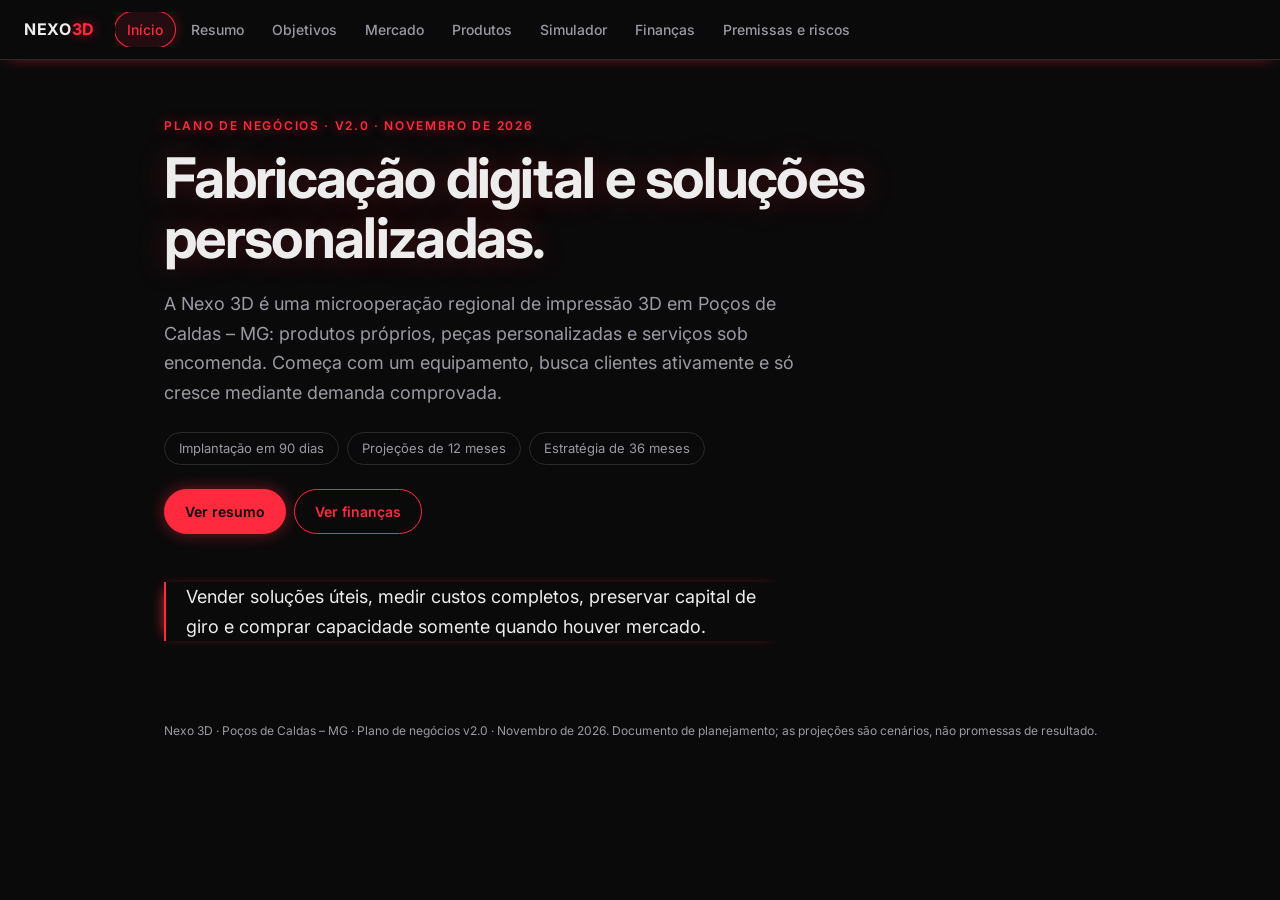
<file: nexo-3d-site/index.html>
<!DOCTYPE html>
<html lang="pt-BR">
<head>
<meta charset="utf-8">
<meta name="viewport" content="width=device-width, initial-scale=1, viewport-fit=cover">
<meta name="theme-color" content="#0a0a0b">
<title>Nexo 3D — Plano de negócios</title>
<link href="https://fonts.googleapis.com/css2?family=Inter:wght@400;500;600;700&display=swap" rel="stylesheet">
<link rel="stylesheet" href="css/style.css">
</head>
<body>
<header>
<div class="brand">NEXO<i>3D</i></div>
<nav id="nav">
<a href="#inicio">Início</a><a href="#resumo">Resumo</a><a href="#objetivos">Objetivos</a><a href="#mercado">Mercado</a><a href="#produtos">Produtos</a><a href="#simulador">Simulador</a><a href="#financas">Finanças</a><a href="#riscos">Premissas e riscos</a>
</nav>

</header>
<main>

<section id="inicio" class="view">
<p class="k">Plano de negócios · v2.0 · Novembro de 2026</p>
<h1>Fabricação digital e soluções personalizadas.</h1>
<p class="lead">A Nexo 3D é uma microoperação regional de impressão 3D em Poços de Caldas – MG: produtos próprios, peças personalizadas e serviços sob encomenda. Começa com um equipamento, busca clientes ativamente e só cresce mediante demanda comprovada.</p>
<div class="chips"><span>Implantação em 90 dias</span><span>Projeções de 12 meses</span><span>Estratégia de 36 meses</span></div>
<a class="btn p" href="#resumo">Ver resumo</a><a class="btn" href="#financas">Ver finanças</a>
<blockquote>Vender soluções úteis, medir custos completos, preservar capital de giro e comprar capacidade somente quando houver mercado.</blockquote>
</section>

<section id="resumo" class="view" hidden>
<p class="k">Resumo executivo</p>
<h2>A tese em uma página</h2>
<p class="lead">Uma empresa escalável de fabricação digital que não depende de marketplace no lançamento: prospecção local, rede de contatos, WhatsApp e Instagram.</p>
<div class="grid">
<div class="card"><b>R$ 300–500</b><span>capital inicial</span></div>
<div class="card"><b>R$ 0</b><span>desembolso de aquisição do equipamento</span></div>
<div class="card"><b>R$ 21.440</b><span>receita no ano 1 (cenário-base)</span></div>
<div class="card"><b>R$ 9.002</b><span>sobra gerencial no ano 1, antes de trabalho e depreciação</span></div>
<div class="card"><b>9 → 12 un.</b><span>por mês para equilíbrio de caixa</span></div>
</div>
<div class="wrap"><table>
<tr><td>Equipamento</td><td>Bambu Lab A1 Combo com AMS Lite (multicolor), 1 unidade, sem desembolso do caixa comercial; valor patrimonial a documentar.</td></tr>
<tr><td>Estrutura</td><td>Residencial, um proprietário, 2–4 h diárias de dedicação; espaço potencial para 4–6 máquinas.</td></tr>
<tr><td>Mercado</td><td>Poços de Caldas e região; teste de B2B e B2C sem divisão fixa.</td></tr>
<tr><td>Canais</td><td>WhatsApp Business, Instagram, indicação e prospecção presencial; marketplaces só após 90 dias.</td></tr>
<tr><td>Reinvestimento</td><td>25% do excedente distribuível no início, evoluindo para 50–70% conforme a reserva se estabiliza.</td></tr>
<tr><td>Início</td><td>Em 1–3 meses, com pré-operação em novembro de 2026.</td></tr>
<tr><td>Expansão</td><td>Equilibrada, sem compra antecipada por expectativa; cada máquina nova depende de critérios de demanda e caixa.</td></tr>
</table></div>
<p>O equipamento inicial, a rede de contatos e o deslocamento próprio permitem testar vendas regionais com baixo custo de aquisição. O AMS Lite facilita a identidade visual multicolorida. Esses fatores favorecem o teste, mas não provam demanda nem rentabilidade: é isso que os primeiros 90 dias vão medir.</p>
</section>

<section id="objetivos" class="view" hidden>
<p class="k">Objetivos</p>
<h2>Do teste à empresa recorrente</h2>
<p class="lead">Sucesso é sair de uma operação experimental para clientes recorrentes, caixa próprio, qualidade consistente e crescimento sem depender de dívidas.</p>
<h3>Primeiros 90 dias</h3>
<ul class="tl">
<li><b>Pré-lançamento</b>20 conversas com potenciais compradores, 5 referências de preço, consulta contábil e 4 modelos escolhidos.</li>
<li><b>Mês 1 · meta de 10 unidades</b>4 amostras produzidas; medir custos reais e conquistar os primeiros clientes.</li>
<li><b>Mês 2 · meta de 16 unidades</b>Identificar 2 ofertas com margem e demanda; repetir a prospecção.</li>
<li><b>Mês 3 · meta de 22 unidades</b>Revisar catálogo e caixa; avaliar marketplaces.</li>
</ul>
<h3>Horizonte de 36 meses</h3>
<div class="wrap"><table>
<tr><th>Período</th><th>Marco (sempre condicionado à validação)</th></tr>
<tr><td>0–3 meses</td><td>1 impressora: vendas diretas, amostras e qualidade.</td></tr>
<tr><td>4–12 meses</td><td>Estabilizar margem e carteira de clientes; testar marketplace.</td></tr>
<tr><td>13–24 meses</td><td>2–3 máquinas, se os critérios abaixo forem cumpridos; padronizar processos.</td></tr>
<tr><td>25–36 meses</td><td>4–6 máquinas apenas com demanda e infraestrutura; avaliar ajuda e regime fiscal.</td></tr>
</table></div>
<h3>Critérios para comprar a segunda máquina</h3>
<ul class="l"><li>Três meses consecutivos de resultado positivo e pedidos recorrentes.</li><li>Utilização acima de 70% da capacidade prática por dois meses, ou encomenda contratada que exija mais capacidade.</li><li>Reserva para manter a operação e pagar ao menos três parcelas, se houver financiamento.</li><li>Confirmação de que o gargalo é a máquina, e não vendas ou atendimento.</li><li>Caixa incremental conservador de pelo menos 1,5× a parcela.</li></ul>
<p class="mu">Metas são hipóteses: se não forem atingidas, investiga-se conversão, demanda, capacidade, preço e qualidade. Não se produz só para cumprir quantidade.</p>
</section>

<section id="mercado" class="view" hidden>
<p class="k">Mercado e vendas</p>
<h2>Oportunidade regional, sem inventar tamanho de mercado</h2>
<p class="lead">Já existe oferta local de impressão 3D em Poços de Caldas (como a Zeus 3D Printing), o que prova que há mercado, mas não mede seu volume. Concorrentes indiretos: gráficas, comunicação visual, brindes tradicionais e lojas de presentes.</p>
<div class="wrap"><table>
<tr><th>Segmento</th><th>Problema</th><th>Oferta de teste</th></tr>
<tr><td>Estética automotiva</td><td>Fidelizar e divulgar a marca</td><td>Brindes, chaveiros, displays NFC</td></tr>
<tr><td>Advocacia</td><td>Identidade profissional</td><td>Placa de mesa, logotipo</td></tr>
<tr><td>Educação</td><td>Apoio didático e eventos</td><td>Modelos e identificadores</td></tr>
<tr><td>Saúde</td><td>Comunicação e organização</td><td>Placas e itens não clínicos</td></tr>
<tr><td>Comércio e alimentação</td><td>Contato e avaliações</td><td>NFC, QR, identificadores</td></tr>
<tr><td>Consumidor / gamer</td><td>Personalização e organização</td><td>Suportes, presentes, decoração</td></tr>
<tr><td>Engenharia e estudantes</td><td>Prototipagem simples</td><td>Caixas, suportes, protótipos</td></tr>
</table></div>
<div class="two">
<div class="card"><h3 style="margin-top:0">B2B</h3><p class="mu">Visitas presenciais agrupadas por bairro, com 3–4 amostras, vídeo curto e QR para o catálogo. Descobrir a necessidade, mostrar mockup, propor lote-piloto e retornar em 2–3 dias úteis.</p></div>
<div class="card"><h3 style="margin-top:0">B2C</h3><p class="mu">3–5 publicações semanais (bastidores, demonstrações, peças prontas), catálogo no WhatsApp Business e indicações. Sem mensagens em massa.</p></div>
</div>
<h3>Como o pedido acontece</h3>
<p>Contato e necessidade → arte ou arquivo → fatiamento e custo → orçamento com prazo → aprovação e sinal sugerido de 50% → produção e inspeção → saldo, nota fiscal e entrega → avaliação do cliente. Para empresas, pagamento à vista ou sinal + saldo, sem vender a prazo sem caixa para fabricar.</p>
<div class="note"><b>Validação</b> = cliente pagante, margem positiva e entrega satisfatória. Antes do lançamento: 5 orçamentos comparáveis com fornecedores, 20 conversas em ao menos 4 segmentos e 3 intenções de compra ou pedidos-piloto. Seguidores e elogios não contam como venda.</div>
</section>

<section id="produtos" class="view" hidden>
<p class="k">Catálogo de lançamento</p>
<h2>Soluções com personalização e baixo estoque</h2>
<p class="lead">Começam por uma placa NFC, uma placa profissional, um kit de brindes/chaveiros e um suporte gamer; os demais entram sob encomenda.</p>
<div class="wrap"><table id="tp"><thead><tr><th>Produto</th><th class="n">Venda</th><th class="n">Custo de caixa</th><th class="n">Sobra de caixa</th><th class="n">Sobra com trabalho</th></tr></thead><tbody></tbody></table></div>
<p class="mu">Custo de caixa inclui filamento a R$ 100/kg, 10% de perdas, energia, reserva de manutenção, insumos, embalagem e 3% de taxas. Não inclui custos fixos nem tributos. Peso, tempo e aceitação de preço ainda serão medidos nas primeiras impressões.</p>
<div class="note">Exemplo: dez brindes a R$ 50 geram R$ 500 de receita, R$ 264 de contribuição de caixa e R$ 230,67 após o trabalho direto, antes de fixos e tributos. Margem sobre venda, não lucro líquido.</div>
</section>

<section id="simulador" class="view" hidden>
<p class="k">Simulador de orçamento</p>
<h2>Orçamento: quanto cobrar do cliente</h2>
<p class="lead">Cliente pediu um modelo? Informe peso, tempo de impressão e o restante para ver quanto cobrar, quanto sobra de lucro e para onde vai cada custo. Fixos e depreciação são cobrados por hora de máquina. Segue a fórmula do plano: custo antes das taxas ÷ (1 − taxas − margem).</p>
<div class="pre" id="mode"><button data-k="0" class="on">Peça única</button><button data-k="1">Várias peças iguais</button></div>
<div class="pre" id="pre"></div>
<p class="mu">Escolha peça única ou várias peças iguais e use os atalhos do catálogo, que preenchem peso, purga e tempo; o restante você ajusta. Em várias peças, material, tempo e trabalho se repetem em cada uma.</p>
<div class="calc"><div id="ctl"></div><div class="out card" id="out"></div></div>
</section>

<section id="financas" class="view" hidden>
<p class="k">Projeção financeira · 12 meses</p>
<h2>Cenário-base, mês a mês</h2>
<p class="lead">Receita de R$ 21.440 e sobra gerencial de R$ 9.002 no primeiro ano. Considerando também o valor do trabalho e a depreciação, o resultado econômico estimado é de R$ 2.442.</p>
<div class="leg"><span><i class="r"></i>Receita</span><span><i class="s"></i>Sobra gerencial</span></div>
<div class="bars" id="bars"></div><div class="lab" id="lab"></div>
<div class="wrap"><table id="tm"><thead><tr><th>Mês</th><th class="n">Unidades</th><th class="n">Receita</th><th class="n">Sobra gerencial</th></tr></thead><tbody></tbody></table></div>
<h3>Cenários</h3>
<div class="wrap"><table>
<tr><th>Cenário</th><th class="n">Unid./ano</th><th class="n">Receita</th><th class="n">Sobra de caixa</th><th class="n">Resultado econômico</th></tr>
<tr><td>Pessimista</td><td class="n">241</td><td class="n">R$ 9.640</td><td class="n">R$ 1.837</td><td class="n">−R$ 3.248</td></tr>
<tr><td>Base</td><td class="n">536</td><td class="n">R$ 21.440</td><td class="n">R$ 9.002</td><td class="n">R$ 2.442</td></tr>
<tr><td>Favorável</td><td class="n">776</td><td class="n">R$ 31.040</td><td class="n">R$ 14.903</td><td class="n">R$ 7.143</td></tr>
</table></div>
<p class="mu">Resultado econômico = sobra de caixa − trabalho (R$ 20/h) − depreciação. Cenários determinísticos, não probabilidades. Nenhuma compra de máquina conta com o cenário favorável.</p>
<h3>Quanto cada máquina adicional poderia gerar</h3>
<div class="wrap"><table>
<tr><th>Máquinas</th><th class="n">Receita/mês</th><th class="n">Fixos hipotéticos</th><th class="n">Sobra de caixa/mês</th></tr>
<tr><td>1</td><td class="n">R$ 2.560</td><td class="n">R$ 250</td><td class="n">R$ 1.158</td></tr>
<tr><td>2</td><td class="n">R$ 5.120</td><td class="n">R$ 450</td><td class="n">R$ 2.366</td></tr>
<tr><td>4</td><td class="n">R$ 10.240</td><td class="n">R$ 1.000</td><td class="n">R$ 4.632</td></tr>
<tr><td>6</td><td class="n">R$ 15.360</td><td class="n">R$ 1.600</td><td class="n">R$ 6.848</td></tr>
</table></div>
<h3>Política de caixa</h3>
<p>Ordem mensal: custos dos pedidos → tributos e despesas → reposição de estoque → caixa mínimo e manutenção → apuração do excedente → transferência para retirada e fundo de expansão em contas separadas. Adiantamentos de clientes não são retirados e capital de giro nunca é distribuído. No cenário-base, o fundo de expansão acumula R$ 4.589 no ano 1.</p>
</section>

<section id="riscos" class="view" hidden>
<p class="k">Premissas e riscos</p>
<h2>O que sustenta os números e o que pode quebrá-los</h2>
<p class="lead">Todos os valores são hipóteses de planejamento, não cotações, pesquisa de demanda ou resultados auditados. Não há garantia de venda, lucro ou expansão. As projeções serão revistas a cada 30 dias.</p>
<h3>Premissas do cenário-base</h3>
<div class="wrap"><table>
<tr><td>Preço médio</td><td>R$ 40 por unidade equivalente (2,5 h de máquina).</td></tr>
<tr><td>Custos variáveis</td><td>45% da receita (material, perdas, energia, consumíveis, taxas, embalagem, manutenção) — margem de contribuição de 55% é meta, não média observada.</td></tr>
<tr><td>Custos fixos</td><td>R$ 180/mês nos meses 1–3 e R$ 250/mês nos meses 4–12, incluindo provisão fiscal de R$ 100 (regime ainda não escolhido).</td></tr>
<tr><td>Trabalho</td><td>R$ 20/h: 15 min por unidade + 12 h/mês de administração.</td></tr>
<tr><td>Depreciação</td><td>R$ 4.000 ÷ 48 meses = R$ 83,33/mês (valor ilustrativo de reposição, não cotação).</td></tr>
<tr><td>Capacidade</td><td>Teto de 250 h/mês no cenário-base (mês 12 usa 200 h). A tabela de máquinas adicionais usa uma base menor, de 160 h/mês por máquina em operação estabilizada.</td></tr>
<tr><td>Recebimento</td><td>Receita recebida no mês; sem vendas a prazo.</td></tr>
</table></div>
<h3>Sensibilidade: sobra mensal com receita de R$ 2.400</h3>
<div class="two" style="align-items:start">
<div class="wrap"><table>
<tr><td>Base (variáveis 45%, fixos R$ 250)</td><td class="n">R$ 1.070</td></tr>
<tr><td>Formalização mais cara (+R$ 200 de fixos)</td><td class="n">R$ 870</td></tr>
<tr><td>Taxa extra de 5% da receita</td><td class="n">R$ 950</td></tr>
<tr><td>Ambos os aumentos</td><td class="n">R$ 750</td></tr>
<tr><td>Receita 30% menor</td><td class="n">R$ 674</td></tr>
</table></div>
<div class="card" style="margin-top:12px"><p class="k">O que são os R$ 2.400</p>
<p style="margin:0 0 10px"><strong>Um mês de referência, não uma meta.</strong> É a receita do mês 9 do cenário-base: 60 peças × R$ 40, o que equivale a 150 h de máquina (60% da capacidade de 250 h).</p>
<p style="margin:0 0 10px">Serve de ponto fixo de comparação: cada linha da tabela muda um fator e mostra quanto sobra desse mesmo mês.</p>
<p class="mu" style="margin:0">Como chega à base: 2.400 − 1.080 (variáveis, 45%) − 250 (fixos) = R$ 1.070, antes de trabalho e depreciação.</p></div></div>
<p class="mu">Teste de estresse: sem nenhum pedido no mês 1, os R$ 180 de fixos superam a reserva inicial de R$ 100 em R$ 80. No cenário pessimista, o maior saldo negativo simulado é de R$ 48,80.</p>
<h3>Principais riscos</h3>
<div class="wrap"><table>
<tr><th>Risco</th><th>Sinal de alerta</th><th>Resposta</th></tr>
<tr><td>Demanda fraca</td><td>Poucos orçamentos pagos</td><td>Rever produto, segmento e preço; não formar estoque.</td></tr>
<tr><td>Margem ilusória</td><td>Sobra baixa por hora</td><td>Refazer a ficha com purga, taxas, trabalho e deslocamento.</td></tr>
<tr><td>Caixa insuficiente</td><td>Saldo abaixo da reserva</td><td>Exigir sinal, reduzir compras, suspender novos pedidos.</td></tr>
<tr><td>Falhas e atrasos</td><td>Retrabalho crescente</td><td>Rever perfis, inspecionar e prometer prazo com folga.</td></tr>
<tr><td>Licenças e marca</td><td>Arquivo sem direito comercial</td><td>Usar só modelos licenciados; verificar a marca no INPI.</td></tr>
<tr><td>Segurança</td><td>Aquecimento ou ventilação ruim</td><td>Interromper, corrigir instalação; evitar peças críticas ou certificadas.</td></tr>
<tr><td>Concentração</td><td>Um cliente domina a receita</td><td>Diversificar a carteira.</td></tr>
<tr><td>Tributação</td><td>CNAE inadequado ou teto próximo</td><td>Definir regime com contador antes de formalizar (MEI, ME ou Simples).</td></tr>
</table></div>
<p class="mu">Ainda desconhecidos: data exata de início, tarifa de energia, custo de deslocamento, honorários contábeis, regime fiscal, custos reais de arquivos e purga, taxas dos canais, demanda e preços aceitos.</p>
</section>

</main>
<footer>Nexo 3D · Poços de Caldas – MG · Plano de negócios v2.0 · Novembro de 2026. Documento de planejamento; as projeções são cenários, não promessas de resultado.</footer>
<div class="fb" id="fb"></div>
<script src="js/script.js"></script>
</body>
</html>
</file>
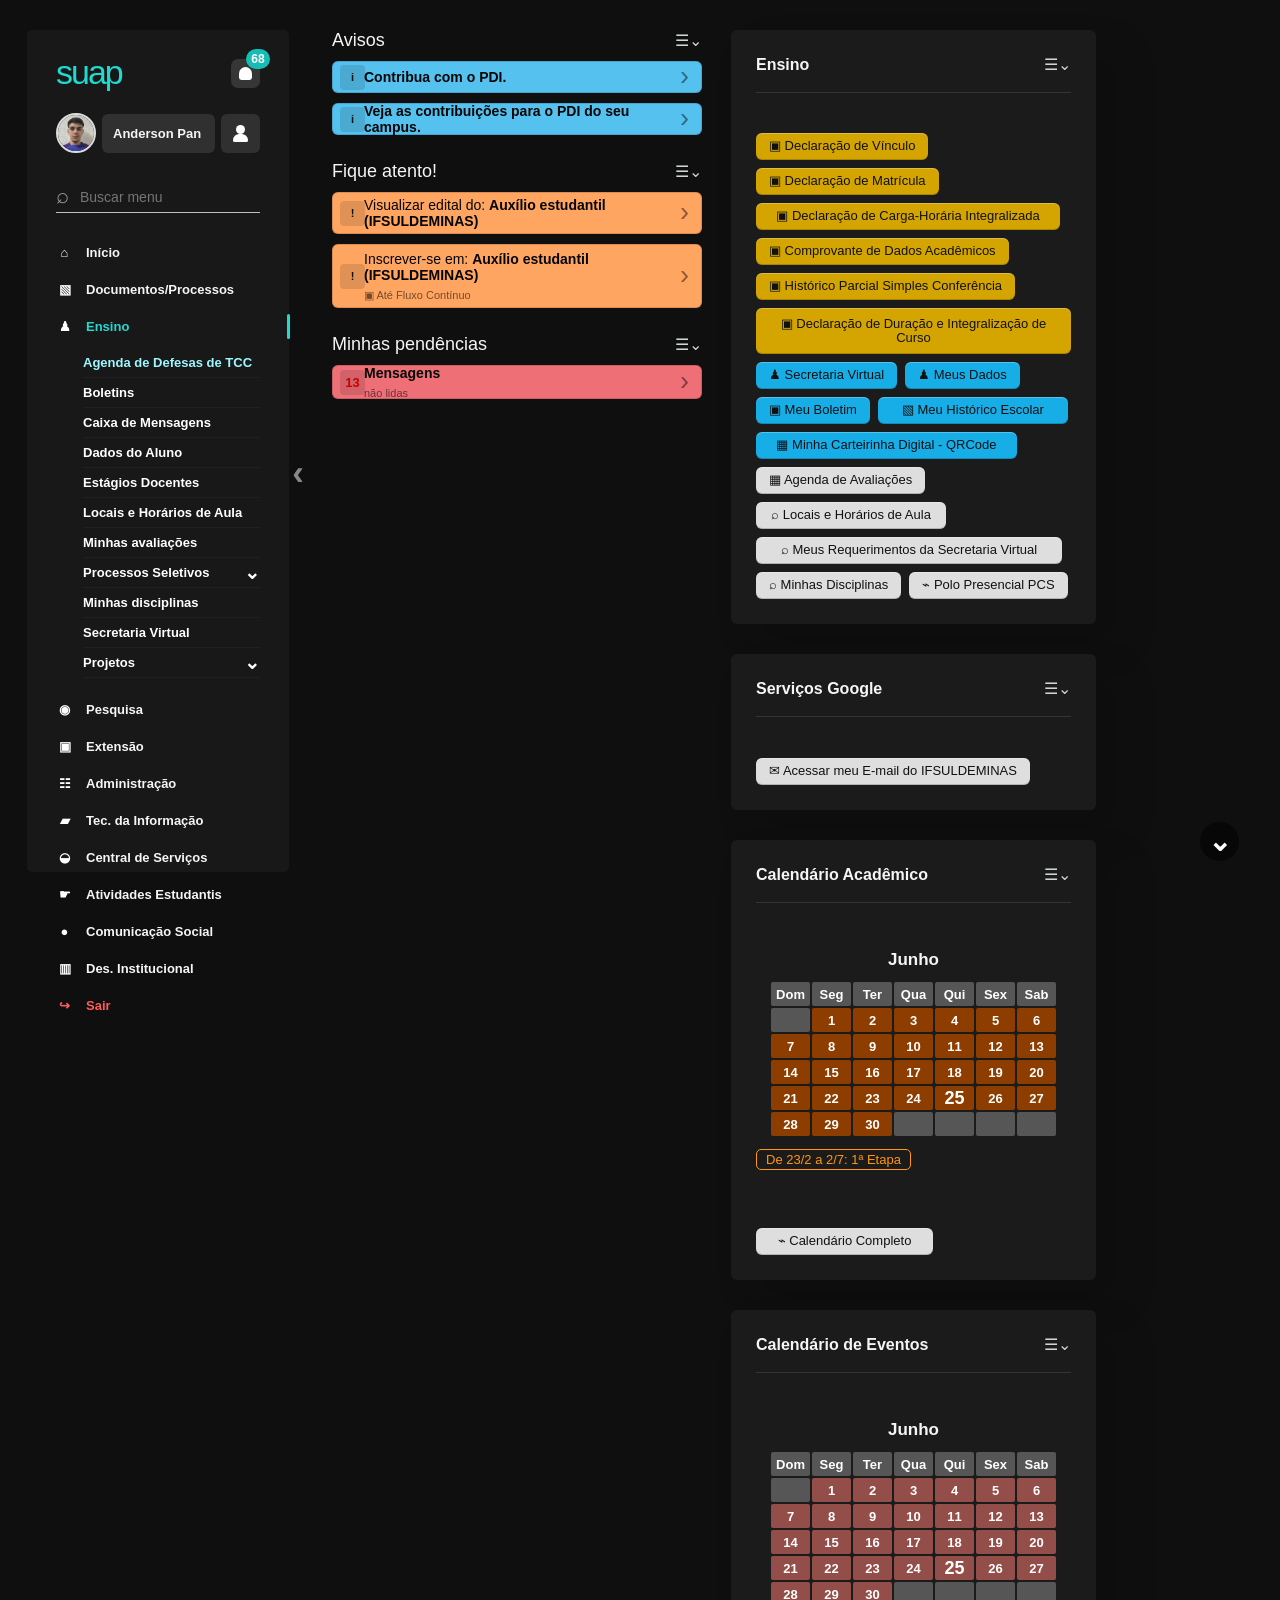
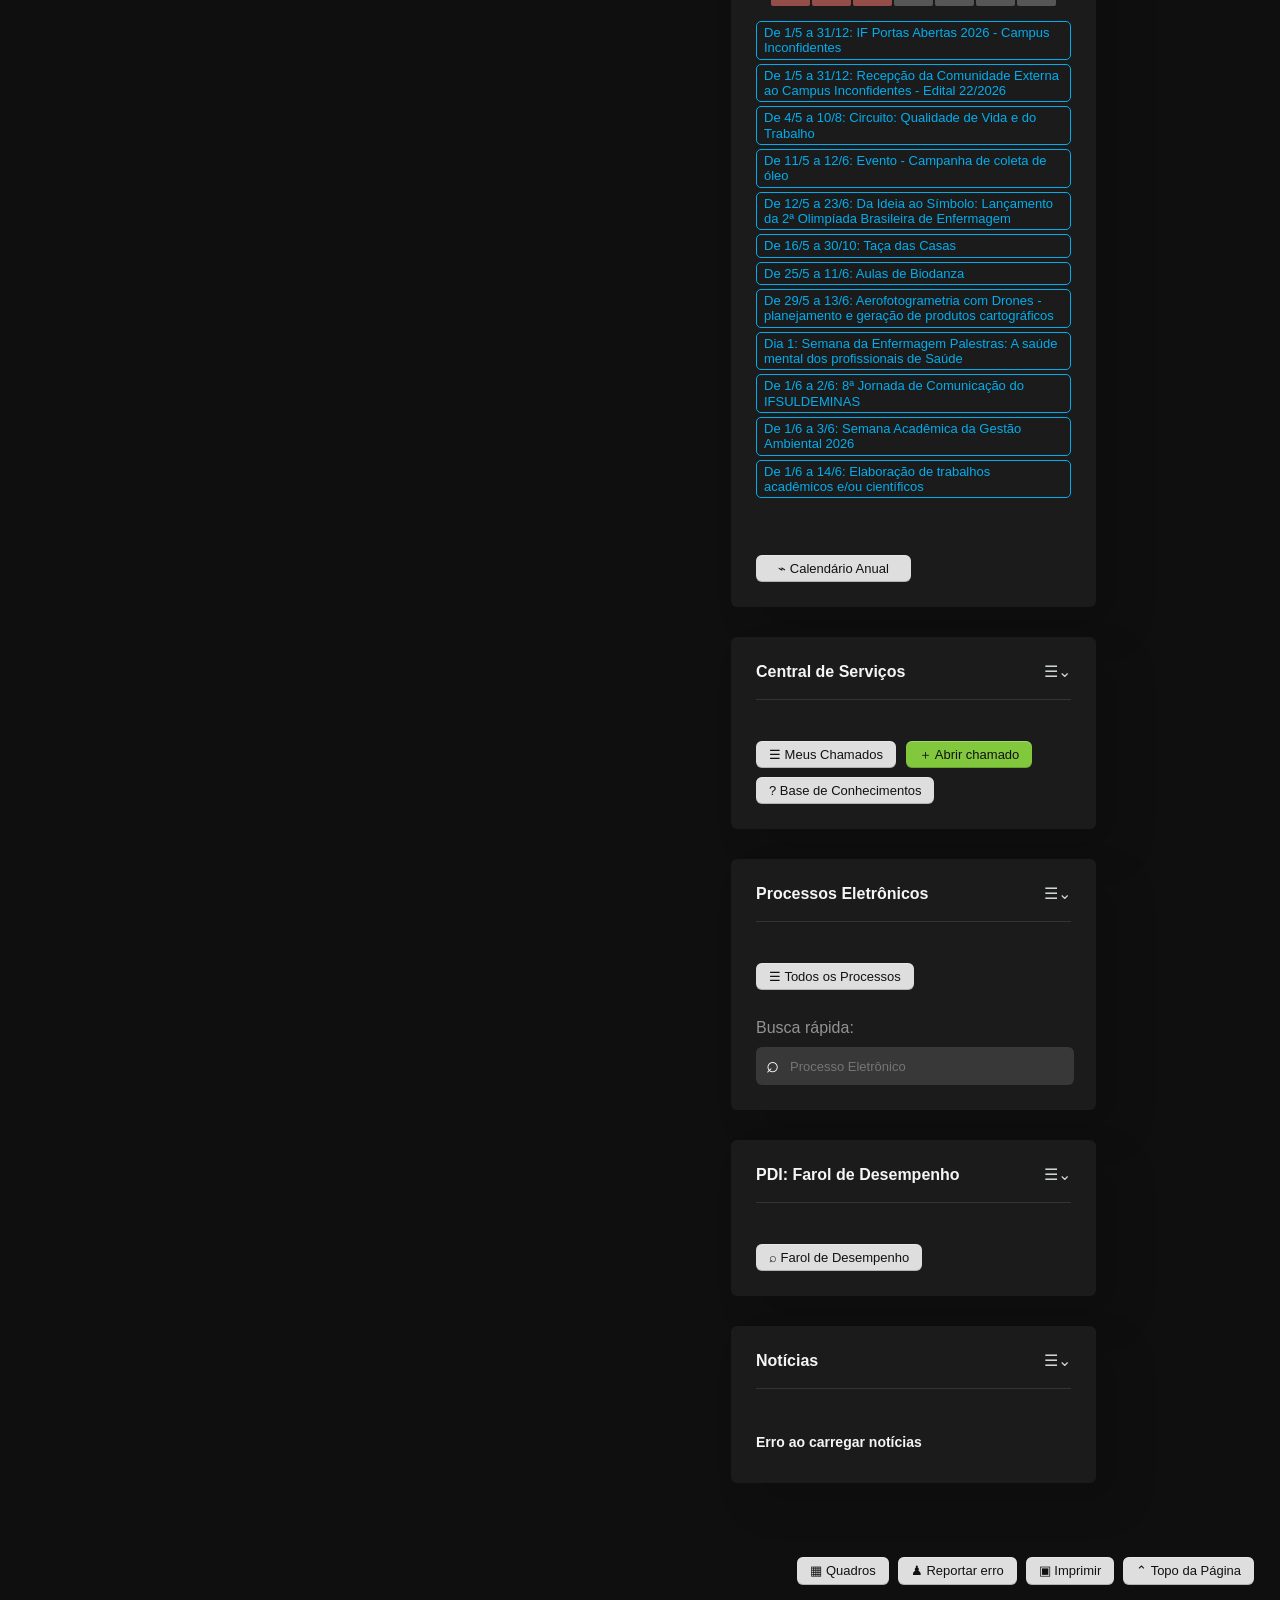
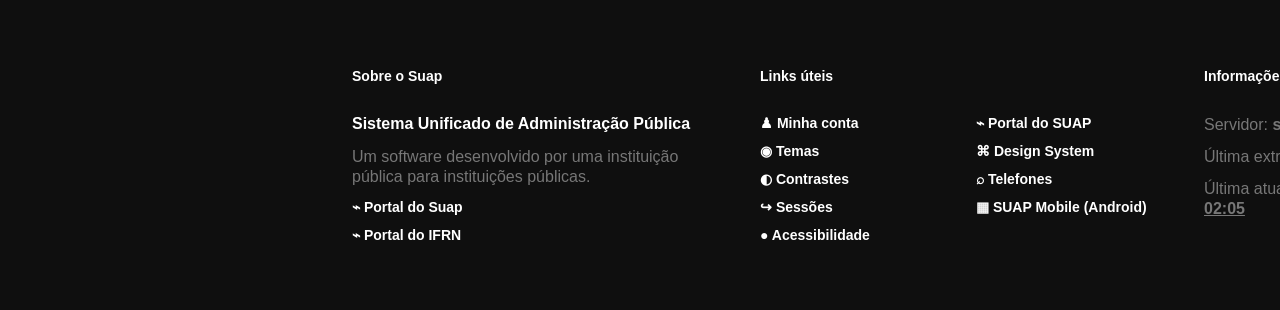
<file: sitesuapfake/index.html>
<!DOCTYPE html>
<html lang="pt-BR">
<head>
    <meta charset="UTF-8" />
    <meta name="viewport" content="width=device-width, initial-scale=1.0" />
    <title>Início - SUAP: Sistema Unificado de Administração Pública</title>
    <link rel="stylesheet" href="style.css" />
</head>
<body>
    <!-- Recriação visual estática para atividade acadêmica. Não é o sistema oficial. -->
    <aside class="sidebar">
        <div class="logo-row">
            <a href="#" class="logo">suap</a>
            <a href="#" class="notification" aria-label="Notificações">
                <span class="badge">68</span>
                <span class="bell">●</span>
            </a>
        </div>

        <div class="profile-card">
            <img class="avatar" src="img/perfil.jpg" alt="Foto do aluno">
            <a href="aluno.html" class="profile-name">Anderson Pan</a>
            <a href="aluno.html" class="profile-btn" aria-label="Perfil">●</a>
        </div>

        <label class="search-box">
            <span>⌕</span>
            <input type="text" placeholder="Buscar menu" />
        </label>

        <nav class="menu">
            <a href="#"><span>⌂</span>Início</a>
            <a href="#"><span>▧</span>Documentos/Processos</a>

            <a href="#" class="active"><span>♟</span>Ensino</a>
            <div class="submenu open">
                <a href="#">Agenda de Defesas de TCC</a>
                <a href="#">Boletins</a>
                <a href="#">Caixa de Mensagens</a>
                <a href="aluno.html">Dados do Aluno</a>
                <a href="#">Estágios Docentes</a>
                <a href="#">Locais e Horários de Aula</a>
                <a href="#">Minhas avaliações</a>
                <a href="#" class="with-arrow">Processos Seletivos <span>⌄</span></a>
                <a href="#">Minhas disciplinas</a>
                <a href="#">Secretaria Virtual</a>
                <a href="#" class="with-arrow">Projetos <span>⌄</span></a>
            </div>

            <a href="#"><span>◉</span>Pesquisa</a>
            <a href="#"><span>▣</span>Extensão</a>
            <a href="#"><span>☷</span>Administração</a>
            <a href="#"><span>▰</span>Tec. da Informação</a>
            <a href="#"><span>◒</span>Central de Serviços</a>
            <a href="#"><span>☛</span>Atividades Estudantis</a>
            <a href="#"><span>●</span>Comunicação Social</a>
            <a href="#"><span>▥</span>Des. Institucional</a>
            <a href="#" class="logout"><span>↪</span>Sair</a>
        </nav>

        <button class="sidebar-handle" aria-label="Recolher menu">‹</button>
    </aside>

    <main class="page">
        <section class="content-grid">
            <div class="left-column">
                <section class="mini-section">
                    <div class="section-title">
                        <h2>Avisos</h2>
                        <button>☰⌄</button>
                    </div>
                    <a href="#" class="notice notice-blue">
                        <span class="notice-icon">i</span>
                        <strong>Contribua com o <b>PDI.</b></strong>
                        <span class="arrow">›</span>
                    </a>
                    <a href="#" class="notice notice-blue">
                        <span class="notice-icon">i</span>
                        <strong>Veja as contribuições para o <b>PDI</b> do seu campus.</strong>
                        <span class="arrow">›</span>
                    </a>
                </section>

                <section class="mini-section spaced">
                    <div class="section-title">
                        <h2>Fique atento!</h2>
                        <button>☰⌄</button>
                    </div>
                    <a href="#" class="notice notice-orange tall">
                        <span class="notice-icon">!</span>
                        <span>Visualizar edital do: <b>Auxílio estudantil (IFSULDEMINAS)</b></span>
                        <span class="arrow">›</span>
                    </a>
                    <a href="#" class="notice notice-orange extra-tall">
                        <span class="notice-icon">!</span>
                        <span>
                            Inscrever-se em: <b>Auxílio estudantil (IFSULDEMINAS)</b>
                            <small>▣ Até Fluxo Contínuo</small>
                        </span>
                        <span class="arrow">›</span>
                    </a>
                </section>

                <section class="mini-section spaced">
                    <div class="section-title">
                        <h2>Minhas pendências</h2>
                        <button>☰⌄</button>
                    </div>
                    <a href="#" class="notice notice-red">
                        <span class="notice-icon number">13</span>
                        <span><b>Mensagens</b><br><small>não lidas</small></span>
                        <span class="arrow">›</span>
                    </a>
                </section>
            </div>

            <div class="right-column">
                <section class="card ensino-card">
                    <div class="card-header">
                        <h2>Ensino</h2>
                        <button>☰⌄</button>
                    </div>
                    <div class="card-body button-cloud">
                        <a href="#" class="btn yellow">▣ Declaração de Vínculo</a>
                        <a href="img/DeclaracaoMatricula.pdf" class="btn yellow">▣ Declaração de Matrícula</a>
                        <a href="#" class="btn yellow wide">▣ Declaração de Carga-Horária Integralizada</a>
                        <a href="#" class="btn yellow">▣ Comprovante de Dados Acadêmicos</a>
                        <a href="#" class="btn yellow">▣ Histórico Parcial Simples Conferência</a>
                        <a href="#" class="btn yellow full">▣ Declaração de Duração e Integralização de Curso</a>

                        <a href="#" class="btn blue">♟ Secretaria Virtual</a>
                        <a href="aluno.html" class="btn blue">♟ Meus Dados</a>
                        <a href="#" class="btn blue">▣ Meu Boletim</a>
                        <a href="#" class="btn blue wide2">▧ Meu Histórico Escolar</a>
                        <a href="img/AndersonCarteirinha.pdf" class="btn blue qrcode">▦ Minha Carteirinha Digital - QRCode</a>

                        <a href="#" class="btn gray">▦ Agenda de Avaliações</a>
                        <a href="#" class="btn gray wide2">⌕ Locais e Horários de Aula</a>
                        <a href="#" class="btn gray full2">⌕ Meus Requerimentos da Secretaria Virtual</a>
                        <a href="#" class="btn gray">⌕ Minhas Disciplinas</a>
                        <a href="#" class="btn gray">⌁ Polo Presencial PCS</a>
                    </div>
                </section>

                <section class="card small-card">
                    <div class="card-header">
                        <h2>Serviços Google</h2>
                        <button>☰⌄</button>
                    </div>
                    <div class="card-body">
                        <a href="#" class="btn gray wide2">✉ Acessar meu E-mail do IFSULDEMINAS</a>
                    </div>
                </section>

                <section class="card calendar-card">
                    <div class="card-header">
                        <h2>Calendário Acadêmico</h2>
                        <button>☰⌄</button>
                    </div>
                    <div class="card-body calendar-body">
                        <h3>Junho</h3>
                        <table class="calendar academic">
                            <thead>
                                <tr><th>Dom</th><th>Seg</th><th>Ter</th><th>Qua</th><th>Qui</th><th>Sex</th><th>Sab</th></tr>
                            </thead>
                            <tbody>
                                <tr><td></td><td>1</td><td>2</td><td>3</td><td>4</td><td>5</td><td>6</td></tr>
                                <tr><td>7</td><td>8</td><td>9</td><td>10</td><td>11</td><td>12</td><td>13</td></tr>
                                <tr><td>14</td><td>15</td><td>16</td><td>17</td><td>18</td><td>19</td><td>20</td></tr>
                                <tr><td>21</td><td>22</td><td>23</td><td>24</td><td><b>25</b></td><td>26</td><td>27</td></tr>
                                <tr><td>28</td><td>29</td><td>30</td><td></td><td></td><td></td><td></td></tr>
                            </tbody>
                        </table>
                        <a href="#" class="tag orange-tag">De 23/2 a 2/7: 1ª Etapa</a>
                        <a href="#" class="btn gray calendar-btn">⌁ Calendário Completo</a>
                    </div>
                </section>

                <section class="card calendar-card events-card">
                    <div class="card-header">
                        <h2>Calendário de Eventos</h2>
                        <button>☰⌄</button>
                    </div>
                    <div class="card-body calendar-body">
                        <h3>Junho</h3>
                        <table class="calendar events">
                            <thead>
                                <tr><th>Dom</th><th>Seg</th><th>Ter</th><th>Qua</th><th>Qui</th><th>Sex</th><th>Sab</th></tr>
                            </thead>
                            <tbody>
                                <tr><td></td><td>1</td><td>2</td><td>3</td><td>4</td><td>5</td><td>6</td></tr>
                                <tr><td>7</td><td>8</td><td>9</td><td>10</td><td>11</td><td>12</td><td>13</td></tr>
                                <tr><td>14</td><td>15</td><td>16</td><td>17</td><td>18</td><td>19</td><td>20</td></tr>
                                <tr><td>21</td><td>22</td><td>23</td><td>24</td><td><b>25</b></td><td>26</td><td>27</td></tr>
                                <tr><td>28</td><td>29</td><td>30</td><td></td><td></td><td></td><td></td></tr>
                            </tbody>
                        </table>
                        <div class="event-list">
                            <a href="#">De 1/5 a 31/12: IF Portas Abertas 2026 - Campus Inconfidentes</a>
                            <a href="#">De 1/5 a 31/12: Recepção da Comunidade Externa ao Campus Inconfidentes - Edital 22/2026</a>
                            <a href="#">De 4/5 a 10/8: Circuito: Qualidade de Vida e do Trabalho</a>
                            <a href="#">De 11/5 a 12/6: Evento - Campanha de coleta de óleo</a>
                            <a href="#">De 12/5 a 23/6: Da Ideia ao Símbolo: Lançamento da 2ª Olimpíada Brasileira de Enfermagem</a>
                            <a href="#">De 16/5 a 30/10: Taça das Casas</a>
                            <a href="#">De 25/5 a 11/6: Aulas de Biodanza</a>
                            <a href="#">De 29/5 a 13/6: Aerofotogrametria com Drones - planejamento e geração de produtos cartográficos</a>
                            <a href="#">Dia 1: Semana da Enfermagem Palestras: A saúde mental dos profissionais de Saúde</a>
                            <a href="#">De 1/6 a 2/6: 8ª Jornada de Comunicação do IFSULDEMINAS</a>
                            <a href="#">De 1/6 a 3/6: Semana Acadêmica da Gestão Ambiental 2026</a>
                            <a href="#">De 1/6 a 14/6: Elaboração de trabalhos acadêmicos e/ou científicos</a>
                        </div>
                        <a href="#" class="btn gray calendar-btn">⌁ Calendário Anual</a>
                    </div>
                </section>

                <section class="card services-card">
                    <div class="card-header">
                        <h2>Central de Serviços</h2>
                        <button>☰⌄</button>
                    </div>
                    <div class="card-body service-buttons">
                        <a href="#" class="btn gray">☰ Meus Chamados</a>
                        <a href="#" class="btn green">＋ Abrir chamado</a>
                        <a href="#" class="btn gray">? Base de Conhecimentos</a>
                    </div>
                </section>

                <section class="card process-card">
                    <div class="card-header">
                        <h2>Processos Eletrônicos</h2>
                        <button>☰⌄</button>
                    </div>
                    <div class="card-body">
                        <a href="#" class="btn gray">☰ Todos os Processos</a>
                        <label class="quick-search-title">Busca rápida:</label>
                        <div class="quick-search"><span>⌕</span><input type="text" placeholder="Processo Eletrônico" /></div>
                    </div>
                </section>

                <section class="card pdi-card">
                    <div class="card-header">
                        <h2>PDI: Farol de Desempenho</h2>
                        <button>☰⌄</button>
                    </div>
                    <div class="card-body">
                        <a href="#" class="btn gray">⌕ Farol de Desempenho</a>
                    </div>
                </section>

                <section class="card news-card">
                    <div class="card-header">
                        <h2>Notícias</h2>
                        <button>☰⌄</button>
                    </div>
                    <div class="card-body">
                        <strong>Erro ao carregar notícias</strong>
                    </div>
                </section>
            </div>
        </section>

        <div class="bottom-actions">
            <a href="#" class="btn gray">▦ Quadros</a>
            <a href="#" class="btn gray">♟ Reportar erro</a>
            <a href="#" class="btn gray">▣ Imprimir</a>
            <a href="#" class="btn gray">⌃ Topo da Página</a>
        </div>

        <footer class="footer">
            <div>
                <h4>Sobre o Suap</h4>
                <h3>Sistema Unificado de Administração Pública</h3>
                <p>Um software desenvolvido por uma instituição pública para instituições públicas.</p>
                <a href="#">⌁ Portal do Suap</a>
                <a href="#">⌁ Portal do IFRN</a>
            </div>
            <div>
                <h4>Links úteis</h4>
                <a href="#">♟ Minha conta</a>
                <a href="#">◉ Temas</a>
                <a href="#">◐ Contrastes</a>
                <a href="#">↪ Sessões</a>
                <a href="#">● Acessibilidade</a>
            </div>
            <div>
                <h4>&nbsp;</h4>
                <a href="#">⌁ Portal do SUAP</a>
                <a href="#">⌘ Design System</a>
                <a href="#">⌕ Telefones</a>
                <a href="#">▦ SUAP Mobile (Android)</a>
            </div>
            <div>
                <h4>Informações técnicas</h4>
                <p>Servidor: <b>suap - c3e6272f049b</b></p>
                <p>Última extração do SIAPE: <b>25/06/2026</b></p>
                <p>Última atualização do SUAP: <b><u>25/06/2026 02:05</u></b></p>
            </div>
            <div>
                <h4>Desenvolvimento</h4>
                <p>Administração: <b><u>DTIC/IFSULDEMINAS</u></b></p>
                <p>Desenvolvimento: <b><u>IFRN/IFSULDEMINAS</u></b></p>
                <span class="django">MADE WITH django</span>
            </div>
        </footer>
    </main>

    <a href="#" class="float-top">⌄</a>


    <nav class="mobile-bottom-nav" aria-label="Navegação mobile">
        <a href="#" aria-label="Menu" class="mobile-menu-toggle"><span>☰</span></a>
        <a href="#" aria-label="Notificações" class="mobile-bell"><span>●</span></a>
        <a href="index.html" aria-label="Início"><span>⌂</span></a>
        <a href="aluno.html" aria-label="Perfil"><span>♟</span></a>
        <a href="aluno.html" aria-label="Foto do aluno"><img src="img/perfil.jpg" alt="Foto do aluno"></a>
    </nav>
    <script src="script.js"></script>
</body>
</html>
</file>
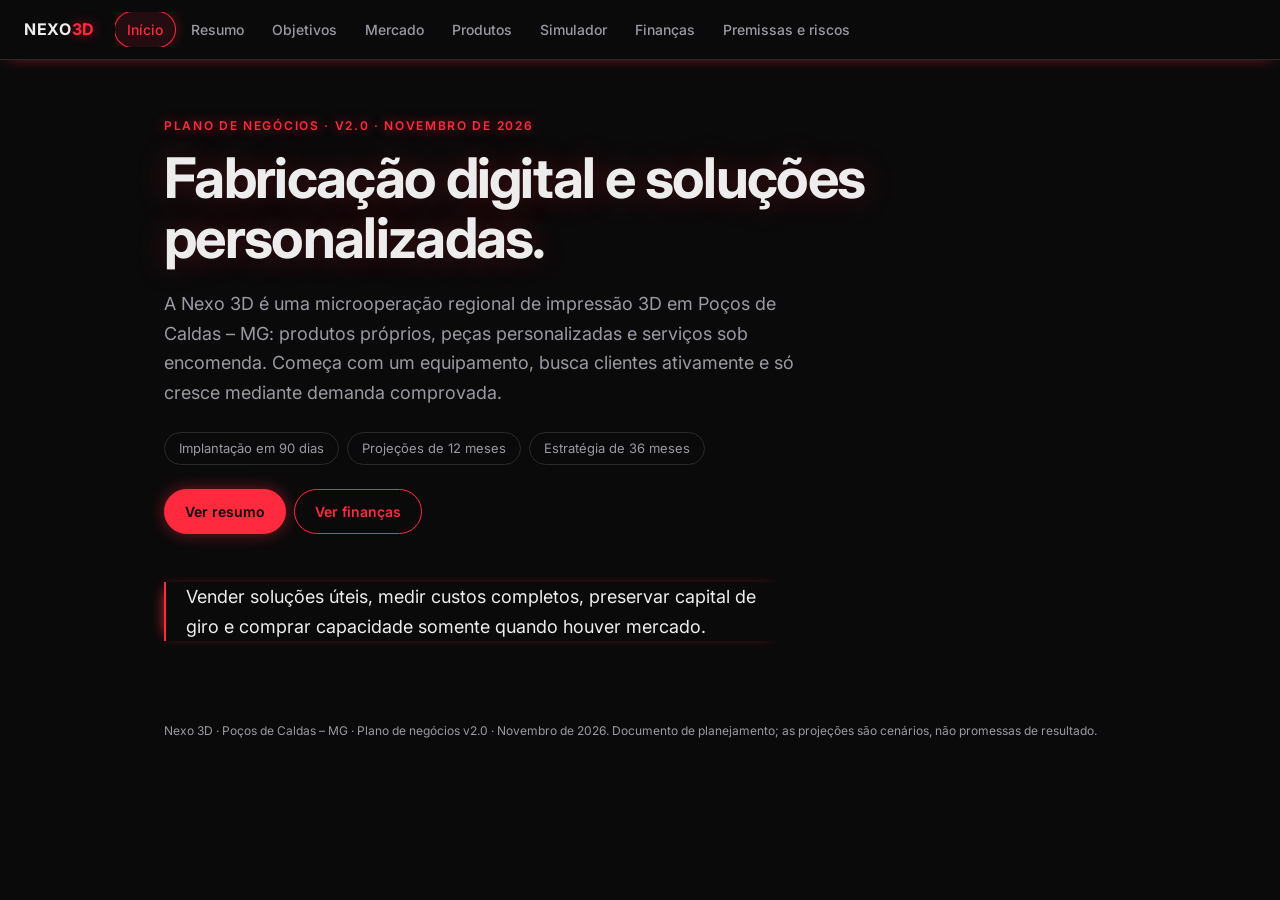
<file: nexo-3d-site/nexo-3d-plano-arquivo-unico.html>
<!DOCTYPE html>
<html lang="pt-BR">
<head>
<meta charset="utf-8">
<meta name="viewport" content="width=device-width, initial-scale=1, viewport-fit=cover">
<meta name="theme-color" content="#0a0a0b">
<title>Nexo 3D — Plano de negócios</title>
<link href="https://fonts.googleapis.com/css2?family=Inter:wght@400;500;600;700&display=swap" rel="stylesheet">
<style>
:root{--bg:#0a0a0b;--sf:#151517;--tx:#ededee;--mu:#9a9aa1;--bd:#2a2a2e;--ac:#ff2a3d;--ac2:rgba(255,42,61,.1);color-scheme:dark;box-sizing:border-box;padding-top:env(safe-area-inset-top,0px);padding-bottom:env(safe-area-inset-bottom,0px)}


html{scroll-padding-top:env(safe-area-inset-top,0px)}
*,*::before,*::after{box-sizing:inherit}
body{margin:0;background:var(--bg);color:var(--tx);font:16px/1.65 Inter,system-ui,-apple-system,"Segoe UI",sans-serif}
body::before{content:"";position:fixed;inset:0 0 auto;height:env(safe-area-inset-top,0px);background:var(--bg);z-index:10}
header{position:sticky;top:env(safe-area-inset-top,0px);z-index:9;background:var(--bg);border-bottom:1px solid var(--bd);display:flex;align-items:center;gap:20px;padding:12px 24px}
.brand{font-weight:700;letter-spacing:.04em;white-space:nowrap}.brand i{color:var(--ac);font-style:normal}
nav{display:flex;gap:4px;overflow-x:auto;flex:1;scrollbar-width:none}
nav a{color:var(--mu);text-decoration:none;font-size:14px;font-weight:500;padding:6px 12px;border-radius:99px;white-space:nowrap}
nav a:hover{color:var(--tx)}nav a.on{background:var(--ac2);color:var(--ac)}
header{box-shadow:0 1px 18px -8px var(--ac)}.brand i,.k{text-shadow:0 0 12px rgba(255,42,61,.6)}h1{text-shadow:0 0 30px rgba(255,42,61,.25)}
nav a.on{box-shadow:0 0 0 1px var(--ac),0 0 14px rgba(255,42,61,.35)}.btn.p{box-shadow:0 0 16px rgba(255,42,61,.45)}
.card{box-shadow:0 0 22px rgba(255,42,61,.06)}.card:hover{border-color:var(--ac);box-shadow:0 0 18px rgba(255,42,61,.25)}
blockquote{box-shadow:-6px 0 14px -8px var(--ac)}.tl li::before{box-shadow:0 0 8px var(--ac)}
.calc{display:grid;grid-template-columns:1.1fr 1fr;gap:24px;align-items:start}
.out{position:sticky;top:calc(env(safe-area-inset-top,0px) + 76px)}@media(max-width:760px){.calc{grid-template-columns:1fr}.out{position:static}}
.pre{display:flex;flex-wrap:wrap;gap:6px;margin:16px 0 8px}
.pre button{background:var(--sf);border:1px solid var(--bd);color:var(--mu);border-radius:99px;padding:5px 12px;font:inherit;font-size:13px;cursor:pointer}
.pre button:hover,.pre button.on{border-color:var(--ac);color:var(--tx);box-shadow:0 0 12px rgba(255,42,61,.3)}
.sl{margin:0 0 14px}.sl label{display:flex;justify-content:space-between;font-size:13px;color:var(--mu);margin-bottom:4px}.sl label b{color:var(--tx);font-weight:600}.sl input{width:100%;accent-color:var(--ac)}.sl small{display:block;margin-top:4px;font-size:12px;line-height:1.4}
.big{font-size:46px;font-weight:700;letter-spacing:-.03em;color:var(--ac);text-shadow:0 0 22px rgba(255,42,61,.5);line-height:1.1}
.st{display:flex;gap:28px;margin:14px 0}.st b{display:block;font-size:20px}.st span{font-size:12px;color:var(--mu)}
.seg{display:flex;height:14px;border-radius:99px;overflow:hidden;margin:16px 0 8px;background:var(--bd)}
.bk{display:flex;justify-content:space-between;font-size:13px;padding:7px 0;border-bottom:1px solid var(--bd)}.bk i{display:inline-block;width:9px;height:9px;border-radius:50%;margin-right:8px}.bk small{color:var(--mu)}
main{max-width:1000px;margin:0 auto;padding:56px 24px 80px}
.view[hidden]{display:none}
.k{font-size:12px;letter-spacing:.14em;text-transform:uppercase;color:var(--ac);font-weight:600;margin:0 0 12px}
h1{font-size:clamp(34px,6vw,56px);line-height:1.08;letter-spacing:-.03em;margin:0 0 20px;font-weight:700}
h2{font-size:clamp(26px,4vw,34px);letter-spacing:-.02em;margin:0 0 12px;line-height:1.2}
h3{font-size:16px;margin:36px 0 10px}
p{margin:0 0 14px}.lead{font-size:18px;color:var(--mu);max-width:640px}.mu{color:var(--mu);font-size:14px}
.chips{display:flex;flex-wrap:wrap;gap:8px;margin:24px 0}
.chips span{border:1px solid var(--bd);border-radius:99px;padding:5px 14px;font-size:13px;color:var(--mu)}
.btn{display:inline-block;padding:10px 20px;border-radius:99px;text-decoration:none;font-weight:600;font-size:14px;border:1px solid var(--ac);color:var(--ac);margin:0 8px 8px 0}
.btn.p{background:var(--ac);color:var(--bg)}
blockquote{margin:40px 0 0;padding-left:20px;border-left:2px solid var(--ac);font-size:18px;max-width:620px}
.grid{display:grid;grid-template-columns:repeat(auto-fit,minmax(170px,1fr));gap:12px;margin:24px 0}
.card{background:var(--sf);border:1px solid var(--bd);border-radius:14px;padding:18px}
.card b{display:block;font-size:26px;letter-spacing:-.02em;color:var(--ac);line-height:1.2}
.card span{font-size:13px;color:var(--mu)}
.wrap{overflow-x:auto;border:1px solid var(--bd);border-radius:14px;background:var(--sf);margin:12px 0 20px}
table{border-collapse:collapse;width:100%;font-size:14px}
th,td{text-align:left;padding:10px 14px;border-bottom:1px solid var(--bd);vertical-align:top}
th{font-size:12px;text-transform:uppercase;letter-spacing:.06em;color:var(--mu);font-weight:600}
tr:last-child td{border-bottom:0}td.n,th.n{text-align:right;white-space:nowrap}
td:first-child{font-weight:500}
.two{display:grid;grid-template-columns:repeat(auto-fit,minmax(260px,1fr));gap:12px}
.tl{list-style:none;padding:0;margin:12px 0}
.tl li{padding:14px 0 14px 22px;border-left:1px solid var(--bd);position:relative}
.tl li::before{content:"";position:absolute;left:-4px;top:22px;width:7px;height:7px;border-radius:50%;background:var(--ac)}
.tl b{display:block}
ul.l{padding-left:18px;margin:8px 0 16px}ul.l li{margin-bottom:6px}
.bars{display:flex;align-items:flex-end;gap:6px;height:180px;margin:20px 0 6px}
.col{flex:1;display:flex;flex-direction:column;justify-content:flex-end;align-items:center;gap:3px;height:100%}
.col div{width:100%;max-width:26px;border-radius:4px 4px 0 0}
.r{background:var(--ac);box-shadow:0 0 10px rgba(255,42,61,.55)}.s{background:#5a5a63}
.lab{display:flex;gap:6px;font-size:11px;color:var(--mu)}.lab span{flex:1;text-align:center}
.leg{font-size:12px;color:var(--mu);display:flex;gap:16px;margin-bottom:8px}.leg i{display:inline-block;width:10px;height:10px;border-radius:2px;margin-right:6px}
.note{background:var(--ac2);border-radius:14px;padding:16px 18px;font-size:14px;margin:20px 0}
.ph{border:1px dashed var(--ac);color:var(--ac);font-weight:500}
footer{max-width:1000px;margin:0 auto;padding:0 24px 40px;font-size:12px;color:var(--mu)}
a:focus-visible,button:focus-visible,input:focus-visible{outline:2px solid var(--ac);outline-offset:2px}
.fb{display:none;position:fixed;left:0;right:0;bottom:0;z-index:9;background:var(--sf);border-top:1px solid var(--ac);box-shadow:0 -4px 18px rgba(255,42,61,.25);padding:10px 18px calc(10px + env(safe-area-inset-bottom,0px));align-items:center;justify-content:space-between;gap:12px}
.fb span{font-size:12px;color:var(--mu)}.fb b{font-size:22px;color:var(--ac);text-shadow:0 0 14px rgba(255,42,61,.5)}
@media(max-width:760px){body[data-v="simulador"] .fb{display:flex}body[data-v="simulador"] footer{padding-bottom:100px}}
@media(max-width:600px){header{padding:8px 12px;gap:10px}nav a{padding:9px 13px}main{padding:32px 18px 48px}.big{font-size:38px}.st{flex-wrap:wrap;gap:14px 24px}.sl input{height:28px}.pre button{padding:9px 14px}th,td{padding:9px 11px}}
</style>
</head>
<body>
<header>
<div class="brand">NEXO<i>3D</i></div>
<nav id="nav">
<a href="#inicio">Início</a><a href="#resumo">Resumo</a><a href="#objetivos">Objetivos</a><a href="#mercado">Mercado</a><a href="#produtos">Produtos</a><a href="#simulador">Simulador</a><a href="#financas">Finanças</a><a href="#riscos">Premissas e riscos</a>
</nav>

</header>
<main>

<section id="inicio" class="view">
<p class="k">Plano de negócios · v2.0 · Novembro de 2026</p>
<h1>Fabricação digital e soluções personalizadas.</h1>
<p class="lead">A Nexo 3D é uma microoperação regional de impressão 3D em Poços de Caldas – MG: produtos próprios, peças personalizadas e serviços sob encomenda. Começa com um equipamento, busca clientes ativamente e só cresce mediante demanda comprovada.</p>
<div class="chips"><span>Implantação em 90 dias</span><span>Projeções de 12 meses</span><span>Estratégia de 36 meses</span></div>
<a class="btn p" href="#resumo">Ver resumo</a><a class="btn" href="#financas">Ver finanças</a>
<blockquote>Vender soluções úteis, medir custos completos, preservar capital de giro e comprar capacidade somente quando houver mercado.</blockquote>
</section>

<section id="resumo" class="view" hidden>
<p class="k">Resumo executivo</p>
<h2>A tese em uma página</h2>
<p class="lead">Uma empresa escalável de fabricação digital que não depende de marketplace no lançamento: prospecção local, rede de contatos, WhatsApp e Instagram.</p>
<div class="grid">
<div class="card"><b>R$ 300–500</b><span>capital inicial</span></div>
<div class="card"><b>R$ 0</b><span>desembolso de aquisição do equipamento</span></div>
<div class="card"><b>R$ 21.440</b><span>receita no ano 1 (cenário-base)</span></div>
<div class="card"><b>R$ 9.002</b><span>sobra gerencial no ano 1, antes de trabalho e depreciação</span></div>
<div class="card"><b>9 → 12 un.</b><span>por mês para equilíbrio de caixa</span></div>
</div>
<div class="wrap"><table>
<tr><td>Equipamento</td><td>Bambu Lab A1 Combo com AMS Lite (multicolor), 1 unidade, sem desembolso do caixa comercial; valor patrimonial a documentar.</td></tr>
<tr><td>Estrutura</td><td>Residencial, um proprietário, 2–4 h diárias de dedicação; espaço potencial para 4–6 máquinas.</td></tr>
<tr><td>Mercado</td><td>Poços de Caldas e região; teste de B2B e B2C sem divisão fixa.</td></tr>
<tr><td>Canais</td><td>WhatsApp Business, Instagram, indicação e prospecção presencial; marketplaces só após 90 dias.</td></tr>
<tr><td>Reinvestimento</td><td>25% do excedente distribuível no início, evoluindo para 50–70% conforme a reserva se estabiliza.</td></tr>
<tr><td>Início</td><td>Em 1–3 meses, com pré-operação em novembro de 2026.</td></tr>
<tr><td>Expansão</td><td>Equilibrada, sem compra antecipada por expectativa; cada máquina nova depende de critérios de demanda e caixa.</td></tr>
</table></div>
<p>O equipamento inicial, a rede de contatos e o deslocamento próprio permitem testar vendas regionais com baixo custo de aquisição. O AMS Lite facilita a identidade visual multicolorida. Esses fatores favorecem o teste, mas não provam demanda nem rentabilidade: é isso que os primeiros 90 dias vão medir.</p>
</section>

<section id="objetivos" class="view" hidden>
<p class="k">Objetivos</p>
<h2>Do teste à empresa recorrente</h2>
<p class="lead">Sucesso é sair de uma operação experimental para clientes recorrentes, caixa próprio, qualidade consistente e crescimento sem depender de dívidas.</p>
<h3>Primeiros 90 dias</h3>
<ul class="tl">
<li><b>Pré-lançamento</b>20 conversas com potenciais compradores, 5 referências de preço, consulta contábil e 4 modelos escolhidos.</li>
<li><b>Mês 1 · meta de 10 unidades</b>4 amostras produzidas; medir custos reais e conquistar os primeiros clientes.</li>
<li><b>Mês 2 · meta de 16 unidades</b>Identificar 2 ofertas com margem e demanda; repetir a prospecção.</li>
<li><b>Mês 3 · meta de 22 unidades</b>Revisar catálogo e caixa; avaliar marketplaces.</li>
</ul>
<h3>Horizonte de 36 meses</h3>
<div class="wrap"><table>
<tr><th>Período</th><th>Marco (sempre condicionado à validação)</th></tr>
<tr><td>0–3 meses</td><td>1 impressora: vendas diretas, amostras e qualidade.</td></tr>
<tr><td>4–12 meses</td><td>Estabilizar margem e carteira de clientes; testar marketplace.</td></tr>
<tr><td>13–24 meses</td><td>2–3 máquinas, se os critérios abaixo forem cumpridos; padronizar processos.</td></tr>
<tr><td>25–36 meses</td><td>4–6 máquinas apenas com demanda e infraestrutura; avaliar ajuda e regime fiscal.</td></tr>
</table></div>
<h3>Critérios para comprar a segunda máquina</h3>
<ul class="l"><li>Três meses consecutivos de resultado positivo e pedidos recorrentes.</li><li>Utilização acima de 70% da capacidade prática por dois meses, ou encomenda contratada que exija mais capacidade.</li><li>Reserva para manter a operação e pagar ao menos três parcelas, se houver financiamento.</li><li>Confirmação de que o gargalo é a máquina, e não vendas ou atendimento.</li><li>Caixa incremental conservador de pelo menos 1,5× a parcela.</li></ul>
<p class="mu">Metas são hipóteses: se não forem atingidas, investiga-se conversão, demanda, capacidade, preço e qualidade. Não se produz só para cumprir quantidade.</p>
</section>

<section id="mercado" class="view" hidden>
<p class="k">Mercado e vendas</p>
<h2>Oportunidade regional, sem inventar tamanho de mercado</h2>
<p class="lead">Já existe oferta local de impressão 3D em Poços de Caldas (como a Zeus 3D Printing), o que prova que há mercado, mas não mede seu volume. Concorrentes indiretos: gráficas, comunicação visual, brindes tradicionais e lojas de presentes.</p>
<div class="wrap"><table>
<tr><th>Segmento</th><th>Problema</th><th>Oferta de teste</th></tr>
<tr><td>Estética automotiva</td><td>Fidelizar e divulgar a marca</td><td>Brindes, chaveiros, displays NFC</td></tr>
<tr><td>Advocacia</td><td>Identidade profissional</td><td>Placa de mesa, logotipo</td></tr>
<tr><td>Educação</td><td>Apoio didático e eventos</td><td>Modelos e identificadores</td></tr>
<tr><td>Saúde</td><td>Comunicação e organização</td><td>Placas e itens não clínicos</td></tr>
<tr><td>Comércio e alimentação</td><td>Contato e avaliações</td><td>NFC, QR, identificadores</td></tr>
<tr><td>Consumidor / gamer</td><td>Personalização e organização</td><td>Suportes, presentes, decoração</td></tr>
<tr><td>Engenharia e estudantes</td><td>Prototipagem simples</td><td>Caixas, suportes, protótipos</td></tr>
</table></div>
<div class="two">
<div class="card"><h3 style="margin-top:0">B2B</h3><p class="mu">Visitas presenciais agrupadas por bairro, com 3–4 amostras, vídeo curto e QR para o catálogo. Descobrir a necessidade, mostrar mockup, propor lote-piloto e retornar em 2–3 dias úteis.</p></div>
<div class="card"><h3 style="margin-top:0">B2C</h3><p class="mu">3–5 publicações semanais (bastidores, demonstrações, peças prontas), catálogo no WhatsApp Business e indicações. Sem mensagens em massa.</p></div>
</div>
<h3>Como o pedido acontece</h3>
<p>Contato e necessidade → arte ou arquivo → fatiamento e custo → orçamento com prazo → aprovação e sinal sugerido de 50% → produção e inspeção → saldo, nota fiscal e entrega → avaliação do cliente. Para empresas, pagamento à vista ou sinal + saldo, sem vender a prazo sem caixa para fabricar.</p>
<div class="note"><b>Validação</b> = cliente pagante, margem positiva e entrega satisfatória. Antes do lançamento: 5 orçamentos comparáveis com fornecedores, 20 conversas em ao menos 4 segmentos e 3 intenções de compra ou pedidos-piloto. Seguidores e elogios não contam como venda.</div>
</section>

<section id="produtos" class="view" hidden>
<p class="k">Catálogo de lançamento</p>
<h2>Soluções com personalização e baixo estoque</h2>
<p class="lead">Começam por uma placa NFC, uma placa profissional, um kit de brindes/chaveiros e um suporte gamer; os demais entram sob encomenda.</p>
<div class="wrap"><table id="tp"><thead><tr><th>Produto</th><th class="n">Venda</th><th class="n">Custo de caixa</th><th class="n">Sobra de caixa</th><th class="n">Sobra com trabalho</th></tr></thead><tbody></tbody></table></div>
<p class="mu">Custo de caixa inclui filamento a R$ 100/kg, 10% de perdas, energia, reserva de manutenção, insumos, embalagem e 3% de taxas. Não inclui custos fixos nem tributos. Peso, tempo e aceitação de preço ainda serão medidos nas primeiras impressões.</p>
<div class="note">Exemplo: dez brindes a R$ 50 geram R$ 500 de receita, R$ 264 de contribuição de caixa e R$ 230,67 após o trabalho direto, antes de fixos e tributos. Margem sobre venda, não lucro líquido.</div>
</section>

<section id="simulador" class="view" hidden>
<p class="k">Simulador de orçamento</p>
<h2>Orçamento: quanto cobrar do cliente</h2>
<p class="lead">Cliente pediu um modelo? Informe peso, tempo de impressão e o restante para ver quanto cobrar, quanto sobra de lucro e para onde vai cada custo. Fixos e depreciação são cobrados por hora de máquina. Segue a fórmula do plano: custo antes das taxas ÷ (1 − taxas − margem).</p>
<div class="pre" id="mode"><button data-k="0" class="on">Peça única</button><button data-k="1">Várias peças iguais</button></div>
<div class="pre" id="pre"></div>
<p class="mu">Escolha peça única ou várias peças iguais e use os atalhos do catálogo, que preenchem peso, purga e tempo; o restante você ajusta. Em várias peças, material, tempo e trabalho se repetem em cada uma.</p>
<div class="calc"><div id="ctl"></div><div class="out card" id="out"></div></div>
</section>

<section id="financas" class="view" hidden>
<p class="k">Projeção financeira · 12 meses</p>
<h2>Cenário-base, mês a mês</h2>
<p class="lead">Receita de R$ 21.440 e sobra gerencial de R$ 9.002 no primeiro ano. Considerando também o valor do trabalho e a depreciação, o resultado econômico estimado é de R$ 2.442.</p>
<div class="leg"><span><i class="r"></i>Receita</span><span><i class="s"></i>Sobra gerencial</span></div>
<div class="bars" id="bars"></div><div class="lab" id="lab"></div>
<div class="wrap"><table id="tm"><thead><tr><th>Mês</th><th class="n">Unidades</th><th class="n">Receita</th><th class="n">Sobra gerencial</th></tr></thead><tbody></tbody></table></div>
<h3>Cenários</h3>
<div class="wrap"><table>
<tr><th>Cenário</th><th class="n">Unid./ano</th><th class="n">Receita</th><th class="n">Sobra de caixa</th><th class="n">Resultado econômico</th></tr>
<tr><td>Pessimista</td><td class="n">241</td><td class="n">R$ 9.640</td><td class="n">R$ 1.837</td><td class="n">−R$ 3.248</td></tr>
<tr><td>Base</td><td class="n">536</td><td class="n">R$ 21.440</td><td class="n">R$ 9.002</td><td class="n">R$ 2.442</td></tr>
<tr><td>Favorável</td><td class="n">776</td><td class="n">R$ 31.040</td><td class="n">R$ 14.903</td><td class="n">R$ 7.143</td></tr>
</table></div>
<p class="mu">Resultado econômico = sobra de caixa − trabalho (R$ 20/h) − depreciação. Cenários determinísticos, não probabilidades. Nenhuma compra de máquina conta com o cenário favorável.</p>
<h3>Quanto cada máquina adicional poderia gerar</h3>
<div class="wrap"><table>
<tr><th>Máquinas</th><th class="n">Receita/mês</th><th class="n">Fixos hipotéticos</th><th class="n">Sobra de caixa/mês</th></tr>
<tr><td>1</td><td class="n">R$ 2.560</td><td class="n">R$ 250</td><td class="n">R$ 1.158</td></tr>
<tr><td>2</td><td class="n">R$ 5.120</td><td class="n">R$ 450</td><td class="n">R$ 2.366</td></tr>
<tr><td>4</td><td class="n">R$ 10.240</td><td class="n">R$ 1.000</td><td class="n">R$ 4.632</td></tr>
<tr><td>6</td><td class="n">R$ 15.360</td><td class="n">R$ 1.600</td><td class="n">R$ 6.848</td></tr>
</table></div>
<h3>Política de caixa</h3>
<p>Ordem mensal: custos dos pedidos → tributos e despesas → reposição de estoque → caixa mínimo e manutenção → apuração do excedente → transferência para retirada e fundo de expansão em contas separadas. Adiantamentos de clientes não são retirados e capital de giro nunca é distribuído. No cenário-base, o fundo de expansão acumula R$ 4.589 no ano 1.</p>
</section>

<section id="riscos" class="view" hidden>
<p class="k">Premissas e riscos</p>
<h2>O que sustenta os números e o que pode quebrá-los</h2>
<p class="lead">Todos os valores são hipóteses de planejamento, não cotações, pesquisa de demanda ou resultados auditados. Não há garantia de venda, lucro ou expansão. As projeções serão revistas a cada 30 dias.</p>
<h3>Premissas do cenário-base</h3>
<div class="wrap"><table>
<tr><td>Preço médio</td><td>R$ 40 por unidade equivalente (2,5 h de máquina).</td></tr>
<tr><td>Custos variáveis</td><td>45% da receita (material, perdas, energia, consumíveis, taxas, embalagem, manutenção) — margem de contribuição de 55% é meta, não média observada.</td></tr>
<tr><td>Custos fixos</td><td>R$ 180/mês nos meses 1–3 e R$ 250/mês nos meses 4–12, incluindo provisão fiscal de R$ 100 (regime ainda não escolhido).</td></tr>
<tr><td>Trabalho</td><td>R$ 20/h: 15 min por unidade + 12 h/mês de administração.</td></tr>
<tr><td>Depreciação</td><td>R$ 4.000 ÷ 48 meses = R$ 83,33/mês (valor ilustrativo de reposição, não cotação).</td></tr>
<tr><td>Capacidade</td><td>Teto de 250 h/mês no cenário-base (mês 12 usa 200 h). A tabela de máquinas adicionais usa uma base menor, de 160 h/mês por máquina em operação estabilizada.</td></tr>
<tr><td>Recebimento</td><td>Receita recebida no mês; sem vendas a prazo.</td></tr>
</table></div>
<h3>Sensibilidade: sobra mensal com receita de R$ 2.400</h3>
<div class="two" style="align-items:start">
<div class="wrap"><table>
<tr><td>Base (variáveis 45%, fixos R$ 250)</td><td class="n">R$ 1.070</td></tr>
<tr><td>Formalização mais cara (+R$ 200 de fixos)</td><td class="n">R$ 870</td></tr>
<tr><td>Taxa extra de 5% da receita</td><td class="n">R$ 950</td></tr>
<tr><td>Ambos os aumentos</td><td class="n">R$ 750</td></tr>
<tr><td>Receita 30% menor</td><td class="n">R$ 674</td></tr>
</table></div>
<div class="card" style="margin-top:12px"><p class="k">O que são os R$ 2.400</p>
<p style="margin:0 0 10px"><strong>Um mês de referência, não uma meta.</strong> É a receita do mês 9 do cenário-base: 60 peças × R$ 40, o que equivale a 150 h de máquina (60% da capacidade de 250 h).</p>
<p style="margin:0 0 10px">Serve de ponto fixo de comparação: cada linha da tabela muda um fator e mostra quanto sobra desse mesmo mês.</p>
<p class="mu" style="margin:0">Como chega à base: 2.400 − 1.080 (variáveis, 45%) − 250 (fixos) = R$ 1.070, antes de trabalho e depreciação.</p></div></div>
<p class="mu">Teste de estresse: sem nenhum pedido no mês 1, os R$ 180 de fixos superam a reserva inicial de R$ 100 em R$ 80. No cenário pessimista, o maior saldo negativo simulado é de R$ 48,80.</p>
<h3>Principais riscos</h3>
<div class="wrap"><table>
<tr><th>Risco</th><th>Sinal de alerta</th><th>Resposta</th></tr>
<tr><td>Demanda fraca</td><td>Poucos orçamentos pagos</td><td>Rever produto, segmento e preço; não formar estoque.</td></tr>
<tr><td>Margem ilusória</td><td>Sobra baixa por hora</td><td>Refazer a ficha com purga, taxas, trabalho e deslocamento.</td></tr>
<tr><td>Caixa insuficiente</td><td>Saldo abaixo da reserva</td><td>Exigir sinal, reduzir compras, suspender novos pedidos.</td></tr>
<tr><td>Falhas e atrasos</td><td>Retrabalho crescente</td><td>Rever perfis, inspecionar e prometer prazo com folga.</td></tr>
<tr><td>Licenças e marca</td><td>Arquivo sem direito comercial</td><td>Usar só modelos licenciados; verificar a marca no INPI.</td></tr>
<tr><td>Segurança</td><td>Aquecimento ou ventilação ruim</td><td>Interromper, corrigir instalação; evitar peças críticas ou certificadas.</td></tr>
<tr><td>Concentração</td><td>Um cliente domina a receita</td><td>Diversificar a carteira.</td></tr>
<tr><td>Tributação</td><td>CNAE inadequado ou teto próximo</td><td>Definir regime com contador antes de formalizar (MEI, ME ou Simples).</td></tr>
</table></div>
<p class="mu">Ainda desconhecidos: data exata de início, tarifa de energia, custo de deslocamento, honorários contábeis, regime fiscal, custos reais de arquivos e purga, taxas dos canais, demanda e preços aceitos.</p>
</section>

</main>
<footer>Nexo 3D · Poços de Caldas – MG · Plano de negócios v2.0 · Novembro de 2026. Documento de planejamento; as projeções são cenários, não promessas de resultado.</footer>
<div class="fb" id="fb"></div>
<script>
var R=[400,640,880,1200,1440,1680,1920,2160,2400,2640,2880,3200],S=[40,172,304,410,542,674,806,938,1070,1202,1334,1510],U=[10,16,22,30,36,42,48,54,60,66,72,80];
var P=[["Placa NFC de balcão",55,17.02,37.98,32.98],["Brinde automotivo",50,23.6,26.4,23.07],["Placa profissional",45,13.78,31.23,26.23],["Logotipo de balcão",75,22.15,52.85,46.18],["Chaveiro (kit 3)",30,8.64,21.36,18.03],["Suporte gamer",40,15.6,24.4,21.07],["Cachepô pequeno",35,16.32,18.68,16.01],["Articulado decorativo",35,13.12,21.88,19.21],["Kit didático simples",50,17.77,32.23,27.23],["Caixa eletrônica",35,10.4,24.6,19.6]];
function m(v){return "R$ "+v.toLocaleString("pt-BR",{minimumFractionDigits:2,maximumFractionDigits:2})}
function k(v){return "R$ "+v.toLocaleString("pt-BR")}
document.querySelector("#tp tbody").innerHTML=P.map(function(p){return "<tr><td>"+p[0]+"</td>"+p.slice(1).map(function(v){return '<td class="n">'+m(v)+"</td>"}).join("")+"</tr>"}).join("");
document.querySelector("#tm tbody").innerHTML=R.map(function(r,i){return "<tr><td>Mês "+(i+1)+'</td><td class="n">'+U[i]+'</td><td class="n">'+k(r)+'</td><td class="n">'+k(S[i])+"</td></tr>"}).join("");
document.getElementById("bars").innerHTML=R.map(function(r,i){return '<div class="col" title="Mês '+(i+1)+': '+k(r)+' / '+k(S[i])+'"><div class="r" style="height:'+(r/3200*100)+'%"></div><div class="s" style="height:'+(S[i]/3200*100)+'%"></div></div>'}).join("");
document.getElementById("lab").innerHTML=R.map(function(r,i){return "<span>"+(i+1)+"</span>"}).join("");
function show(){var h=(location.hash||"#inicio").slice(1),e=document.getElementById(h);var id=e&&e.classList.contains("view")?h:"inicio";
document.querySelectorAll(".view").forEach(function(v){v.hidden=v.id!==id});
document.querySelectorAll("#nav a").forEach(function(a){a.classList.toggle("on",a.getAttribute("href")==="#"+id)});document.body.dataset.v=id;var on=document.querySelector("#nav a.on"),nv=document.getElementById("nav");if(on)nv.scrollTo({left:on.offsetLeft-nv.offsetLeft-(nv.clientWidth-on.clientWidth)/2,behavior:matchMedia("(prefers-reduced-motion: reduce)").matches?"auto":"smooth"});window.scrollTo(0,0)}
window.addEventListener("hashchange",show);show();
var C=[["Material"],["kg","Filamento (R$/kg)",40,250,5,100],["g","Peso da peça (g)",1,500,1,135],["sup","Suportes e purga (g)",0,150,1,15],["perd","Reserva para perdas e falhas (%)",0,30,1,10],["Máquina"],["h","Tempo de impressão (h)",0.2,12,0.1,4],["en","Energia (R$/h)",0,1,0.01,0.15],["man","Manutenção da máquina (R$/h)",0,2,0.05,0.5],["dep","Depreciação (R$/mês)",0,300,1,83,"Desgaste da máquina (no plano: R$ 4.000 ÷ 48 meses). Também rateado por hora de máquina."],["Trabalho e estrutura"],["emb","Embalagem e insumos (R$)",0,20,0.5,3],["min","Seu tempo ativo (min)",0,60,1,10],["vh","Valor da sua hora (R$/h)",0,60,1,20],["fix","Custos fixos (R$/mês)",0,600,10,250,"Despesas do mês que existem vendendo ou não (no plano: R$ 180 a R$ 250). Divididas pelas horas de máquina do mês e cobradas conforme o tempo da peça."],["hm","Horas de máquina usadas por mês",20,250,10,120,"Quanto você espera imprimir por mês (no plano: 75 h a 200 h). Fixos e depreciação são rateados por hora e cobrados em proporção ao tempo de impressão da peça."],["Venda"],["fr","Frete / entrega (R$)",0,100,1,0,"Cobrado à parte e repassado ao cliente, sem margem."],["tx","Taxas sobre a venda (%)",0,15,0.5,3,"Parte do preço que vai para taxas (pagamento, marketplace). Como cresce com o preço, entra na conta como percentual da venda."],["mg","Margem de lucro desejada (%)",0,60,1,30,"Quanto do preço deve sobrar como lucro real, depois de todos os custos. É margem sobre a venda, não acréscimo sobre o custo."],["nk","Quantidade de peças",2,50,1,3,"Peças iguais: material, tempo e trabalho se repetem em cada uma."],["dk","Desconto para o cliente (%)",0,40,1,0,"Reduz o preço sugerido; o lucro mostrado já considera o desconto."],["pr","Preço manual do pedido, sem frete (R$)",5,200,1,50]];
var Q=[["Placa NFC",60,15,2.5],["Brinde automotivo",135,15,4],["Placa profissional",65,15,2.5],["Logotipo de balcão",100,30,4],["Chaveiro (1 un.)",10,2,0.4],["Suporte gamer",85,10,3],["Cachepô pequeno",95,5,3.5],["Articulado",65,10,2.8],["Kit didático",80,20,3.5],["Caixa eletrônica",50,5,2]];
var ctl=document.getElementById("ctl"),pre=document.getElementById("pre");
ctl.innerHTML=C.map(function(c){return c.length==1?"<h3>"+c[0]+"</h3>":'<div class="sl" id="r_'+c[0]+'"><label>'+c[1]+'<b id="v_'+c[0]+'"></b></label><input type="range" id="s_'+c[0]+'" min="'+c[2]+'" max="'+c[3]+'" step="'+c[4]+'" value="'+c[5]+'">'+(c[6]?'<small class="mu">'+c[6]+'</small>':'')+'</div>'}).join("");
document.getElementById("r_dk").insertAdjacentHTML("afterend",'<div class="sl" id="r_ek"><label class="mu" style="display:block"><input type="checkbox" id="ek" checked> Uma embalagem para o pedido todo</label></div>');
document.getElementById("r_pr").insertAdjacentHTML("beforebegin",'<label class="mu" style="display:block;margin:0 0 14px"><input type="checkbox" id="mm"> Definir o preço de venda manualmente</label>');
pre.innerHTML=Q.map(function(q,i){return '<button data-i="'+i+'">'+q[0]+"</button>"}).join("");
pre.children[1].classList.add("on");
pre.onclick=function(e){var b=e.target.closest("button");if(!b)return;var q=Q[b.dataset.i];["g","sup","h"].forEach(function(k,j){document.getElementById("s_"+k).value=q[j+1]});[].forEach.call(pre.children,function(x){x.classList.toggle("on",x===b)});calc()};
var K=0,mode=document.getElementById("mode");
mode.onclick=function(e){var b=e.target.closest("button");if(!b)return;K=+b.dataset.k;[].forEach.call(mode.children,function(x){x.classList.toggle("on",x===b)});calc()};
ctl.oninput=ctl.onchange=function(){calc()};
function calc(){var v={};C.forEach(function(c){if(c.length>1){v[c[0]]=+document.getElementById("s_"+c[0]).value;document.getElementById("v_"+c[0]).textContent=v[c[0]].toLocaleString("pt-BR")}});
var mm=document.getElementById("mm").checked,n=K?v.nk:1,sh=document.getElementById("ek").checked,dk=K&&!mm?v.dk:0,sp=document.getElementById("s_pr");["r_nk","r_dk","r_ek"].forEach(function(id){document.getElementById(id).hidden=!K});document.getElementById("r_pr").hidden=!mm;document.getElementById("s_mg").disabled=mm;document.getElementById("s_dk").disabled=mm;sp.max=K?600:200;v.pr=+sp.value;
var it=[["Material",(v.g+v.sup)*v.kg/1000*(1+v.perd/100),"#ff2a3d"],["Energia",v.h*v.en,"#d9d9dd"],["Manutenção",v.h*v.man,"#9a9aa3"],["Embalagem e insumos",v.emb,"#ff7a85"],["Seu trabalho",v.min/60*v.vh,"#c4182a"],["Depreciação (por hora)",v.dep/v.hm*v.h,"#6d6d76"],["Custos fixos (por hora)",v.fix/v.hm*v.h,"#4a4a52"]];
var b1=it.reduce(function(a,x){return a+x[1]},0);it.forEach(function(x,i){x[1]*=(i==3&&sh?1:n)});var base=it.reduce(function(a,x){return a+x[1]},0),t=v.tx/100,sug=base/(1-t-v.mg/100),sug1=b1/(1-t-v.mg/100),price=mm?v.pr:sug*(1-dk/100);
it.push(["Taxas sobre a venda",price*t,"#ffb3ba"]);
var cost=base+price*t,profit=price-cost,cash=price-it[0][1]-it[1][1]-it[2][1]-it[3][1]-price*t,pc=profit/price*100,mx=Math.max(price,cost);
var w=function(x){return Math.max(x,0)/mx*100};
var msg=profit<0?"Abaixo do custo: a peça dá prejuízo neste preço.":pc<15?"Margem real baixa: confira se o preço cobre trabalho e fixos.":"";
document.getElementById("out").innerHTML='<p class="k">Cobrar do cliente · '+(K?n+" peças iguais":"peça única")+(mm?" · preço definido por você":"")+'</p><div class="big">'+m(price+v.fr)+'</div><p class="mu" style="margin:4px 0 0">'+(v.fr>0?m(price)+' do pedido + '+m(v.fr)+' de frete':'valor do pedido, sem frete')+(K?' · '+m(price/n)+' por peça':'')+'</p>'+
'<div class="st"><div><b>'+m(profit)+'</b><span>lucro real ('+pc.toFixed(1).replace(".",",")+'%)</span></div><div><b>'+m(cash)+'</b><span>sobra de caixa</span></div><div><b>'+m(cost)+'</b><span>custo total</span></div></div>'+
(K?'<p class="mu">Avulso: '+m(sug1)+' cada, '+m(sug1*n)+' por '+n+' peças. No pedido todo o cliente paga '+m(price)+' e economiza '+m(sug1*n-price)+' ('+((1-price/(sug1*n))*100).toFixed(0)+'%).</p>':'')+(msg?'<p style="color:var(--ac);font-size:14px">'+msg+'</p>':'')+(mm?'<p class="mu">Pela margem desejada de '+v.mg+'%, o preço seria '+m(sug)+'.</p>':'')+
'<div class="seg">'+it.map(function(x){return '<div style="width:'+w(x[1])+'%;background:'+x[2]+'" title="'+x[0]+'"></div>'}).join("")+'<div style="width:'+w(profit)+'%;background:#f4f4f5" title="Lucro"></div></div>'+
it.concat([["Lucro real",profit,"#f4f4f5"]]).map(function(x){return '<div class="bk"><span><i style="background:'+x[2]+'"></i>'+x[0]+'</span><span>'+m(x[1])+' <small>'+(x[1]/price*100).toFixed(0)+'%</small></span></div>'}).join("")+
'<p class="mu" style="margin-top:12px">Sobra de caixa = preço menos material, energia, manutenção, embalagem e taxas. Lucro real também desconta trabalho, depreciação e fixos, rateados por hora de máquina.</p>';document.getElementById("fb").innerHTML='<span>Cobrar do cliente</span><b>'+m(price+v.fr)+'</b><span>lucro '+m(profit)+'</span>'}
calc();
</script>
</body>
</html>
</file>
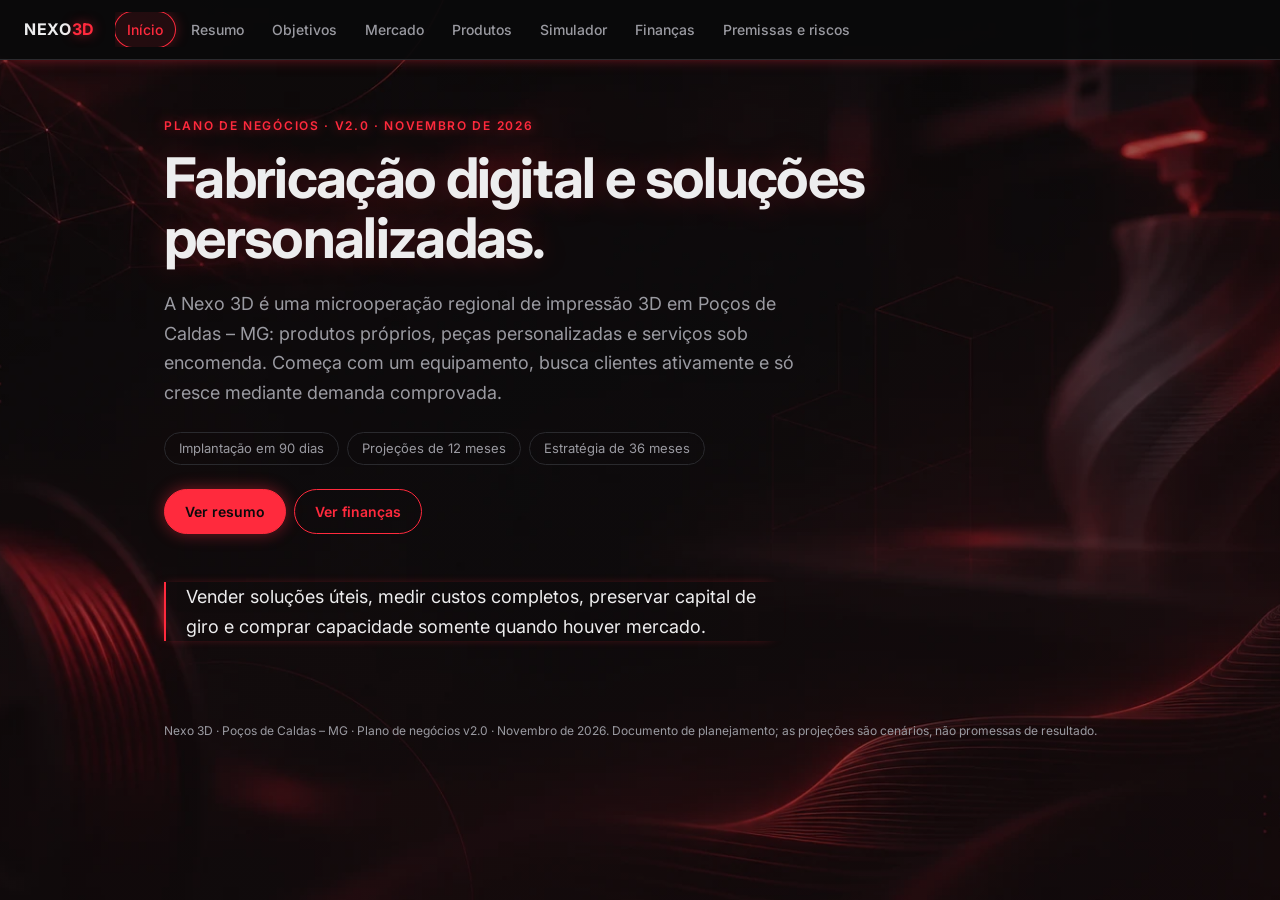
<file: Nexo3D/nexo-3d-plano-arquivo-unico.html>
<!DOCTYPE html>
<html lang="pt-BR">
<head>
<meta charset="utf-8">
<meta name="viewport" content="width=device-width, initial-scale=1, viewport-fit=cover">
<meta name="theme-color" content="#0a0a0b">
<title>Nexo 3D — Plano de negócios</title>
<link href="https://fonts.googleapis.com/css2?family=Inter:wght@400;500;600;700&display=swap" rel="stylesheet">
<style>
:root{--bg:#0a0a0b;--sf:#151517;--tx:#ededee;--mu:#9a9aa1;--bd:#2a2a2e;--ac:#ff2a3d;--ac2:rgba(255,42,61,.1);color-scheme:dark;box-sizing:border-box;padding-top:env(safe-area-inset-top,0px);padding-bottom:env(safe-area-inset-bottom,0px)}


html{scroll-padding-top:env(safe-area-inset-top,0px)}
*,*::before,*::after{box-sizing:inherit}
body{margin:0;background:var(--bg);color:var(--tx);font:16px/1.65 Inter,system-ui,-apple-system,"Segoe UI",sans-serif}
body::before{content:"";position:fixed;inset:0 0 auto;height:env(safe-area-inset-top,0px);background:var(--bg);z-index:10}
header{position:sticky;top:env(safe-area-inset-top,0px);z-index:9;background:var(--bg);border-bottom:1px solid var(--bd);display:flex;align-items:center;gap:20px;padding:12px 24px}
.brand{font-weight:700;letter-spacing:.04em;white-space:nowrap}.brand i{color:var(--ac);font-style:normal}
nav{display:flex;gap:4px;overflow-x:auto;flex:1;scrollbar-width:none}
nav a{color:var(--mu);text-decoration:none;font-size:14px;font-weight:500;padding:6px 12px;border-radius:99px;white-space:nowrap}
nav a:hover{color:var(--tx)}nav a.on{background:var(--ac2);color:var(--ac)}
header{box-shadow:0 1px 18px -8px var(--ac)}.brand i,.k{text-shadow:0 0 12px rgba(255,42,61,.6)}h1{text-shadow:0 0 30px rgba(255,42,61,.25)}
nav a.on{box-shadow:0 0 0 1px var(--ac),0 0 14px rgba(255,42,61,.35)}.btn.p{box-shadow:0 0 16px rgba(255,42,61,.45)}
.card{box-shadow:0 0 22px rgba(255,42,61,.06)}.card:hover{border-color:var(--ac);box-shadow:0 0 18px rgba(255,42,61,.25)}
blockquote{box-shadow:-6px 0 14px -8px var(--ac)}.tl li::before{box-shadow:0 0 8px var(--ac)}
.calc{display:grid;grid-template-columns:1.1fr 1fr;gap:24px;align-items:start}
.out{position:sticky;top:calc(env(safe-area-inset-top,0px) + 76px)}@media(max-width:760px){.calc{grid-template-columns:1fr}.out{position:static}}
.pre{display:flex;flex-wrap:wrap;gap:6px;margin:16px 0 8px}
.pre button{background:var(--sf);border:1px solid var(--bd);color:var(--mu);border-radius:99px;padding:5px 12px;font:inherit;font-size:13px;cursor:pointer}
.pre button:hover,.pre button.on{border-color:var(--ac);color:var(--tx);box-shadow:0 0 12px rgba(255,42,61,.3)}
.sl{margin:0 0 14px}.sl label{display:flex;justify-content:space-between;font-size:13px;color:var(--mu);margin-bottom:4px}.sl label b{color:var(--tx);font-weight:600}.sl input{width:100%;accent-color:var(--ac)}.sl small{display:block;margin-top:4px;font-size:12px;line-height:1.4}
.big{font-size:46px;font-weight:700;letter-spacing:-.03em;color:var(--ac);text-shadow:0 0 22px rgba(255,42,61,.5);line-height:1.1}
.st{display:flex;gap:28px;margin:14px 0}.st b{display:block;font-size:20px}.st span{font-size:12px;color:var(--mu)}
.seg{display:flex;height:14px;border-radius:99px;overflow:hidden;margin:16px 0 8px;background:var(--bd)}
.bk{display:flex;justify-content:space-between;font-size:13px;padding:7px 0;border-bottom:1px solid var(--bd)}.bk i{display:inline-block;width:9px;height:9px;border-radius:50%;margin-right:8px}.bk small{color:var(--mu)}
main{max-width:1000px;margin:0 auto;padding:56px 24px 80px}
.view[hidden]{display:none}
.k{font-size:12px;letter-spacing:.14em;text-transform:uppercase;color:var(--ac);font-weight:600;margin:0 0 12px}
h1{font-size:clamp(34px,6vw,56px);line-height:1.08;letter-spacing:-.03em;margin:0 0 20px;font-weight:700}
h2{font-size:clamp(26px,4vw,34px);letter-spacing:-.02em;margin:0 0 12px;line-height:1.2}
h3{font-size:16px;margin:36px 0 10px}
p{margin:0 0 14px}.lead{font-size:18px;color:var(--mu);max-width:640px}.mu{color:var(--mu);font-size:14px}
.chips{display:flex;flex-wrap:wrap;gap:8px;margin:24px 0}
.chips span{border:1px solid var(--bd);border-radius:99px;padding:5px 14px;font-size:13px;color:var(--mu)}
.btn{display:inline-block;padding:10px 20px;border-radius:99px;text-decoration:none;font-weight:600;font-size:14px;border:1px solid var(--ac);color:var(--ac);margin:0 8px 8px 0}
.btn.p{background:var(--ac);color:var(--bg)}
blockquote{margin:40px 0 0;padding-left:20px;border-left:2px solid var(--ac);font-size:18px;max-width:620px}
.grid{display:grid;grid-template-columns:repeat(auto-fit,minmax(170px,1fr));gap:12px;margin:24px 0}
.card{background:var(--sf);border:1px solid var(--bd);border-radius:14px;padding:18px}
.card b{display:block;font-size:26px;letter-spacing:-.02em;color:var(--ac);line-height:1.2}
.card span{font-size:13px;color:var(--mu)}
.wrap{overflow-x:auto;border:1px solid var(--bd);border-radius:14px;background:var(--sf);margin:12px 0 20px}
table{border-collapse:collapse;width:100%;font-size:14px}
th,td{text-align:left;padding:10px 14px;border-bottom:1px solid var(--bd);vertical-align:top}
th{font-size:12px;text-transform:uppercase;letter-spacing:.06em;color:var(--mu);font-weight:600}
tr:last-child td{border-bottom:0}td.n,th.n{text-align:right;white-space:nowrap}
td:first-child{font-weight:500}
.two{display:grid;grid-template-columns:repeat(auto-fit,minmax(260px,1fr));gap:12px}
.tl{list-style:none;padding:0;margin:12px 0}
.tl li{padding:14px 0 14px 22px;border-left:1px solid var(--bd);position:relative}
.tl li::before{content:"";position:absolute;left:-4px;top:22px;width:7px;height:7px;border-radius:50%;background:var(--ac)}
.tl b{display:block}
ul.l{padding-left:18px;margin:8px 0 16px}ul.l li{margin-bottom:6px}
.bars{display:flex;align-items:flex-end;gap:6px;height:180px;margin:20px 0 6px}
.col{flex:1;display:flex;flex-direction:column;justify-content:flex-end;align-items:center;gap:3px;height:100%}
.col div{width:100%;max-width:26px;border-radius:4px 4px 0 0}
.r{background:var(--ac);box-shadow:0 0 10px rgba(255,42,61,.55)}.s{background:#5a5a63}
.lab{display:flex;gap:6px;font-size:11px;color:var(--mu)}.lab span{flex:1;text-align:center}
.leg{font-size:12px;color:var(--mu);display:flex;gap:16px;margin-bottom:8px}.leg i{display:inline-block;width:10px;height:10px;border-radius:2px;margin-right:6px}
.note{background:var(--ac2);border-radius:14px;padding:16px 18px;font-size:14px;margin:20px 0}
.ph{border:1px dashed var(--ac);color:var(--ac);font-weight:500}
footer{max-width:1000px;margin:0 auto;padding:0 24px 40px;font-size:12px;color:var(--mu)}
a:focus-visible,button:focus-visible,input:focus-visible{outline:2px solid var(--ac);outline-offset:2px}
.fb{display:none;position:fixed;left:0;right:0;bottom:0;z-index:9;background:var(--sf);border-top:1px solid var(--ac);box-shadow:0 -4px 18px rgba(255,42,61,.25);padding:10px 18px calc(10px + env(safe-area-inset-bottom,0px));align-items:center;justify-content:space-between;gap:12px}
.fb span{font-size:12px;color:var(--mu)}.fb b{font-size:22px;color:var(--ac);text-shadow:0 0 14px rgba(255,42,61,.5)}
@media(max-width:760px){body[data-v="simulador"] .fb{display:flex}body[data-v="simulador"] footer{padding-bottom:100px}}
@media(max-width:600px){header{padding:8px 12px;gap:10px}nav a{padding:9px 13px}main{padding:32px 18px 48px}.big{font-size:38px}.st{flex-wrap:wrap;gap:14px 24px}.sl input{height:28px}.pre button{padding:9px 14px}th,td{padding:9px 11px}}

/* Fundo decorativo Nexo 3D — fixo durante a rolagem */
html{background:var(--bg)}
body{min-height:100vh;min-height:100dvh;isolation:isolate}
body::after{content:"";position:fixed;inset:0;z-index:-1;pointer-events:none;background:linear-gradient(rgba(10,10,11,.40),rgba(10,10,11,.40)),url("[data-uri]") center center / cover no-repeat}
header{background:rgba(10,10,11,.94)}
@media(max-width:600px){body::after{background-position:center,65% center}}
</style>
</head>
<body>
<header>
<div class="brand">NEXO<i>3D</i></div>
<nav id="nav">
<a href="#inicio">Início</a><a href="#resumo">Resumo</a><a href="#objetivos">Objetivos</a><a href="#mercado">Mercado</a><a href="#produtos">Produtos</a><a href="#simulador">Simulador</a><a href="#financas">Finanças</a><a href="#riscos">Premissas e riscos</a>
</nav>

</header>
<main>

<section id="inicio" class="view">
<p class="k">Plano de negócios · v2.0 · Novembro de 2026</p>
<h1>Fabricação digital e soluções personalizadas.</h1>
<p class="lead">A Nexo 3D é uma microoperação regional de impressão 3D em Poços de Caldas – MG: produtos próprios, peças personalizadas e serviços sob encomenda. Começa com um equipamento, busca clientes ativamente e só cresce mediante demanda comprovada.</p>
<div class="chips"><span>Implantação em 90 dias</span><span>Projeções de 12 meses</span><span>Estratégia de 36 meses</span></div>
<a class="btn p" href="#resumo">Ver resumo</a><a class="btn" href="#financas">Ver finanças</a>
<blockquote>Vender soluções úteis, medir custos completos, preservar capital de giro e comprar capacidade somente quando houver mercado.</blockquote>
</section>

<section id="resumo" class="view" hidden>
<p class="k">Resumo executivo</p>
<h2>A tese em uma página</h2>
<p class="lead">Uma empresa escalável de fabricação digital que não depende de marketplace no lançamento: prospecção local, rede de contatos, WhatsApp e Instagram.</p>
<div class="grid">
<div class="card"><b>R$ 300–500</b><span>capital inicial</span></div>
<div class="card"><b>R$ 0</b><span>desembolso de aquisição do equipamento</span></div>
<div class="card"><b>R$ 21.440</b><span>receita no ano 1 (cenário-base)</span></div>
<div class="card"><b>R$ 9.002</b><span>sobra gerencial no ano 1, antes de trabalho e depreciação</span></div>
<div class="card"><b>9 → 12 un.</b><span>por mês para equilíbrio de caixa</span></div>
</div>
<div class="wrap"><table>
<tr><td>Equipamento</td><td>Bambu Lab A1 Combo com AMS Lite (multicolor), 1 unidade, sem desembolso do caixa comercial; valor patrimonial a documentar.</td></tr>
<tr><td>Estrutura</td><td>Residencial, um proprietário, 2–4 h diárias de dedicação; espaço potencial para 4–6 máquinas.</td></tr>
<tr><td>Mercado</td><td>Poços de Caldas e região; teste de B2B e B2C sem divisão fixa.</td></tr>
<tr><td>Canais</td><td>WhatsApp Business, Instagram, indicação e prospecção presencial; marketplaces só após 90 dias.</td></tr>
<tr><td>Reinvestimento</td><td>25% do excedente distribuível no início, evoluindo para 50–70% conforme a reserva se estabiliza.</td></tr>
<tr><td>Início</td><td>Em 1–3 meses, com pré-operação em novembro de 2026.</td></tr>
<tr><td>Expansão</td><td>Equilibrada, sem compra antecipada por expectativa; cada máquina nova depende de critérios de demanda e caixa.</td></tr>
</table></div>
<p>O equipamento inicial, a rede de contatos e o deslocamento próprio permitem testar vendas regionais com baixo custo de aquisição. O AMS Lite facilita a identidade visual multicolorida. Esses fatores favorecem o teste, mas não provam demanda nem rentabilidade: é isso que os primeiros 90 dias vão medir.</p>
</section>

<section id="objetivos" class="view" hidden>
<p class="k">Objetivos</p>
<h2>Do teste à empresa recorrente</h2>
<p class="lead">Sucesso é sair de uma operação experimental para clientes recorrentes, caixa próprio, qualidade consistente e crescimento sem depender de dívidas.</p>
<h3>Primeiros 90 dias</h3>
<ul class="tl">
<li><b>Pré-lançamento</b>20 conversas com potenciais compradores, 5 referências de preço, consulta contábil e 4 modelos escolhidos.</li>
<li><b>Mês 1 · meta de 10 unidades</b>4 amostras produzidas; medir custos reais e conquistar os primeiros clientes.</li>
<li><b>Mês 2 · meta de 16 unidades</b>Identificar 2 ofertas com margem e demanda; repetir a prospecção.</li>
<li><b>Mês 3 · meta de 22 unidades</b>Revisar catálogo e caixa; avaliar marketplaces.</li>
</ul>
<h3>Horizonte de 36 meses</h3>
<div class="wrap"><table>
<tr><th>Período</th><th>Marco (sempre condicionado à validação)</th></tr>
<tr><td>0–3 meses</td><td>1 impressora: vendas diretas, amostras e qualidade.</td></tr>
<tr><td>4–12 meses</td><td>Estabilizar margem e carteira de clientes; testar marketplace.</td></tr>
<tr><td>13–24 meses</td><td>2–3 máquinas, se os critérios abaixo forem cumpridos; padronizar processos.</td></tr>
<tr><td>25–36 meses</td><td>4–6 máquinas apenas com demanda e infraestrutura; avaliar ajuda e regime fiscal.</td></tr>
</table></div>
<h3>Critérios para comprar a segunda máquina</h3>
<ul class="l"><li>Três meses consecutivos de resultado positivo e pedidos recorrentes.</li><li>Utilização acima de 70% da capacidade prática por dois meses, ou encomenda contratada que exija mais capacidade.</li><li>Reserva para manter a operação e pagar ao menos três parcelas, se houver financiamento.</li><li>Confirmação de que o gargalo é a máquina, e não vendas ou atendimento.</li><li>Caixa incremental conservador de pelo menos 1,5× a parcela.</li></ul>
<p class="mu">Metas são hipóteses: se não forem atingidas, investiga-se conversão, demanda, capacidade, preço e qualidade. Não se produz só para cumprir quantidade.</p>
</section>

<section id="mercado" class="view" hidden>
<p class="k">Mercado e vendas</p>
<h2>Oportunidade regional, sem inventar tamanho de mercado</h2>
<p class="lead">Já existe oferta local de impressão 3D em Poços de Caldas (como a Zeus 3D Printing), o que prova que há mercado, mas não mede seu volume. Concorrentes indiretos: gráficas, comunicação visual, brindes tradicionais e lojas de presentes.</p>
<div class="wrap"><table>
<tr><th>Segmento</th><th>Problema</th><th>Oferta de teste</th></tr>
<tr><td>Estética automotiva</td><td>Fidelizar e divulgar a marca</td><td>Brindes, chaveiros, displays NFC</td></tr>
<tr><td>Advocacia</td><td>Identidade profissional</td><td>Placa de mesa, logotipo</td></tr>
<tr><td>Educação</td><td>Apoio didático e eventos</td><td>Modelos e identificadores</td></tr>
<tr><td>Saúde</td><td>Comunicação e organização</td><td>Placas e itens não clínicos</td></tr>
<tr><td>Comércio e alimentação</td><td>Contato e avaliações</td><td>NFC, QR, identificadores</td></tr>
<tr><td>Consumidor / gamer</td><td>Personalização e organização</td><td>Suportes, presentes, decoração</td></tr>
<tr><td>Engenharia e estudantes</td><td>Prototipagem simples</td><td>Caixas, suportes, protótipos</td></tr>
</table></div>
<div class="two">
<div class="card"><h3 style="margin-top:0">B2B</h3><p class="mu">Visitas presenciais agrupadas por bairro, com 3–4 amostras, vídeo curto e QR para o catálogo. Descobrir a necessidade, mostrar mockup, propor lote-piloto e retornar em 2–3 dias úteis.</p></div>
<div class="card"><h3 style="margin-top:0">B2C</h3><p class="mu">3–5 publicações semanais (bastidores, demonstrações, peças prontas), catálogo no WhatsApp Business e indicações. Sem mensagens em massa.</p></div>
</div>
<h3>Como o pedido acontece</h3>
<p>Contato e necessidade → arte ou arquivo → fatiamento e custo → orçamento com prazo → aprovação e sinal sugerido de 50% → produção e inspeção → saldo, nota fiscal e entrega → avaliação do cliente. Para empresas, pagamento à vista ou sinal + saldo, sem vender a prazo sem caixa para fabricar.</p>
<div class="note"><b>Validação</b> = cliente pagante, margem positiva e entrega satisfatória. Antes do lançamento: 5 orçamentos comparáveis com fornecedores, 20 conversas em ao menos 4 segmentos e 3 intenções de compra ou pedidos-piloto. Seguidores e elogios não contam como venda.</div>
</section>

<section id="produtos" class="view" hidden>
<p class="k">Catálogo de lançamento</p>
<h2>Soluções com personalização e baixo estoque</h2>
<p class="lead">Começam por uma placa NFC, uma placa profissional, um kit de brindes/chaveiros e um suporte gamer; os demais entram sob encomenda.</p>
<div class="wrap"><table id="tp"><thead><tr><th>Produto</th><th class="n">Venda</th><th class="n">Custo de caixa</th><th class="n">Sobra de caixa</th><th class="n">Sobra com trabalho</th></tr></thead><tbody></tbody></table></div>
<p class="mu">Custo de caixa inclui filamento a R$ 100/kg, 10% de perdas, energia, reserva de manutenção, insumos, embalagem e 3% de taxas. Não inclui custos fixos nem tributos. Peso, tempo e aceitação de preço ainda serão medidos nas primeiras impressões.</p>
<div class="note">Exemplo: dez brindes a R$ 50 geram R$ 500 de receita, R$ 264 de contribuição de caixa e R$ 230,67 após o trabalho direto, antes de fixos e tributos. Margem sobre venda, não lucro líquido.</div>
</section>

<section id="simulador" class="view" hidden>
<p class="k">Simulador de orçamento</p>
<h2>Orçamento: quanto cobrar do cliente</h2>
<p class="lead">Cliente pediu um modelo? Informe peso, tempo de impressão e o restante para ver quanto cobrar, quanto sobra de lucro e para onde vai cada custo. Fixos e depreciação são cobrados por hora de máquina. Segue a fórmula do plano: custo antes das taxas ÷ (1 − taxas − margem).</p>
<div class="pre" id="mode"><button data-k="0" class="on">Peça única</button><button data-k="1">Várias peças iguais</button></div>
<div class="pre" id="pre"></div>
<p class="mu">Escolha peça única ou várias peças iguais e use os atalhos do catálogo, que preenchem peso, purga e tempo; o restante você ajusta. Em várias peças, material, tempo e trabalho se repetem em cada uma.</p>
<div class="calc"><div id="ctl"></div><div class="out card" id="out"></div></div>
</section>

<section id="financas" class="view" hidden>
<p class="k">Projeção financeira · 12 meses</p>
<h2>Cenário-base, mês a mês</h2>
<p class="lead">Receita de R$ 21.440 e sobra gerencial de R$ 9.002 no primeiro ano. Considerando também o valor do trabalho e a depreciação, o resultado econômico estimado é de R$ 2.442.</p>
<div class="leg"><span><i class="r"></i>Receita</span><span><i class="s"></i>Sobra gerencial</span></div>
<div class="bars" id="bars"></div><div class="lab" id="lab"></div>
<div class="wrap"><table id="tm"><thead><tr><th>Mês</th><th class="n">Unidades</th><th class="n">Receita</th><th class="n">Sobra gerencial</th></tr></thead><tbody></tbody></table></div>
<h3>Cenários</h3>
<div class="wrap"><table>
<tr><th>Cenário</th><th class="n">Unid./ano</th><th class="n">Receita</th><th class="n">Sobra de caixa</th><th class="n">Resultado econômico</th></tr>
<tr><td>Pessimista</td><td class="n">241</td><td class="n">R$ 9.640</td><td class="n">R$ 1.837</td><td class="n">−R$ 3.248</td></tr>
<tr><td>Base</td><td class="n">536</td><td class="n">R$ 21.440</td><td class="n">R$ 9.002</td><td class="n">R$ 2.442</td></tr>
<tr><td>Favorável</td><td class="n">776</td><td class="n">R$ 31.040</td><td class="n">R$ 14.903</td><td class="n">R$ 7.143</td></tr>
</table></div>
<p class="mu">Resultado econômico = sobra de caixa − trabalho (R$ 20/h) − depreciação. Cenários determinísticos, não probabilidades. Nenhuma compra de máquina conta com o cenário favorável.</p>
<h3>Quanto cada máquina adicional poderia gerar</h3>
<div class="wrap"><table>
<tr><th>Máquinas</th><th class="n">Receita/mês</th><th class="n">Fixos hipotéticos</th><th class="n">Sobra de caixa/mês</th></tr>
<tr><td>1</td><td class="n">R$ 2.560</td><td class="n">R$ 250</td><td class="n">R$ 1.158</td></tr>
<tr><td>2</td><td class="n">R$ 5.120</td><td class="n">R$ 450</td><td class="n">R$ 2.366</td></tr>
<tr><td>4</td><td class="n">R$ 10.240</td><td class="n">R$ 1.000</td><td class="n">R$ 4.632</td></tr>
<tr><td>6</td><td class="n">R$ 15.360</td><td class="n">R$ 1.600</td><td class="n">R$ 6.848</td></tr>
</table></div>
<h3>Política de caixa</h3>
<p>Ordem mensal: custos dos pedidos → tributos e despesas → reposição de estoque → caixa mínimo e manutenção → apuração do excedente → transferência para retirada e fundo de expansão em contas separadas. Adiantamentos de clientes não são retirados e capital de giro nunca é distribuído. No cenário-base, o fundo de expansão acumula R$ 4.589 no ano 1.</p>
</section>

<section id="riscos" class="view" hidden>
<p class="k">Premissas e riscos</p>
<h2>O que sustenta os números e o que pode quebrá-los</h2>
<p class="lead">Todos os valores são hipóteses de planejamento, não cotações, pesquisa de demanda ou resultados auditados. Não há garantia de venda, lucro ou expansão. As projeções serão revistas a cada 30 dias.</p>
<h3>Premissas do cenário-base</h3>
<div class="wrap"><table>
<tr><td>Preço médio</td><td>R$ 40 por unidade equivalente (2,5 h de máquina).</td></tr>
<tr><td>Custos variáveis</td><td>45% da receita (material, perdas, energia, consumíveis, taxas, embalagem, manutenção) — margem de contribuição de 55% é meta, não média observada.</td></tr>
<tr><td>Custos fixos</td><td>R$ 180/mês nos meses 1–3 e R$ 250/mês nos meses 4–12, incluindo provisão fiscal de R$ 100 (regime ainda não escolhido).</td></tr>
<tr><td>Trabalho</td><td>R$ 20/h: 15 min por unidade + 12 h/mês de administração.</td></tr>
<tr><td>Depreciação</td><td>R$ 4.000 ÷ 48 meses = R$ 83,33/mês (valor ilustrativo de reposição, não cotação).</td></tr>
<tr><td>Capacidade</td><td>Teto de 250 h/mês no cenário-base (mês 12 usa 200 h). A tabela de máquinas adicionais usa uma base menor, de 160 h/mês por máquina em operação estabilizada.</td></tr>
<tr><td>Recebimento</td><td>Receita recebida no mês; sem vendas a prazo.</td></tr>
</table></div>
<h3>Sensibilidade: sobra mensal com receita de R$ 2.400</h3>
<div class="two" style="align-items:start">
<div class="wrap"><table>
<tr><td>Base (variáveis 45%, fixos R$ 250)</td><td class="n">R$ 1.070</td></tr>
<tr><td>Formalização mais cara (+R$ 200 de fixos)</td><td class="n">R$ 870</td></tr>
<tr><td>Taxa extra de 5% da receita</td><td class="n">R$ 950</td></tr>
<tr><td>Ambos os aumentos</td><td class="n">R$ 750</td></tr>
<tr><td>Receita 30% menor</td><td class="n">R$ 674</td></tr>
</table></div>
<div class="card" style="margin-top:12px"><p class="k">O que são os R$ 2.400</p>
<p style="margin:0 0 10px"><strong>Um mês de referência, não uma meta.</strong> É a receita do mês 9 do cenário-base: 60 peças × R$ 40, o que equivale a 150 h de máquina (60% da capacidade de 250 h).</p>
<p style="margin:0 0 10px">Serve de ponto fixo de comparação: cada linha da tabela muda um fator e mostra quanto sobra desse mesmo mês.</p>
<p class="mu" style="margin:0">Como chega à base: 2.400 − 1.080 (variáveis, 45%) − 250 (fixos) = R$ 1.070, antes de trabalho e depreciação.</p></div></div>
<p class="mu">Teste de estresse: sem nenhum pedido no mês 1, os R$ 180 de fixos superam a reserva inicial de R$ 100 em R$ 80. No cenário pessimista, o maior saldo negativo simulado é de R$ 48,80.</p>
<h3>Principais riscos</h3>
<div class="wrap"><table>
<tr><th>Risco</th><th>Sinal de alerta</th><th>Resposta</th></tr>
<tr><td>Demanda fraca</td><td>Poucos orçamentos pagos</td><td>Rever produto, segmento e preço; não formar estoque.</td></tr>
<tr><td>Margem ilusória</td><td>Sobra baixa por hora</td><td>Refazer a ficha com purga, taxas, trabalho e deslocamento.</td></tr>
<tr><td>Caixa insuficiente</td><td>Saldo abaixo da reserva</td><td>Exigir sinal, reduzir compras, suspender novos pedidos.</td></tr>
<tr><td>Falhas e atrasos</td><td>Retrabalho crescente</td><td>Rever perfis, inspecionar e prometer prazo com folga.</td></tr>
<tr><td>Licenças e marca</td><td>Arquivo sem direito comercial</td><td>Usar só modelos licenciados; verificar a marca no INPI.</td></tr>
<tr><td>Segurança</td><td>Aquecimento ou ventilação ruim</td><td>Interromper, corrigir instalação; evitar peças críticas ou certificadas.</td></tr>
<tr><td>Concentração</td><td>Um cliente domina a receita</td><td>Diversificar a carteira.</td></tr>
<tr><td>Tributação</td><td>CNAE inadequado ou teto próximo</td><td>Definir regime com contador antes de formalizar (MEI, ME ou Simples).</td></tr>
</table></div>
<p class="mu">Ainda desconhecidos: data exata de início, tarifa de energia, custo de deslocamento, honorários contábeis, regime fiscal, custos reais de arquivos e purga, taxas dos canais, demanda e preços aceitos.</p>
</section>

</main>
<footer>Nexo 3D · Poços de Caldas – MG · Plano de negócios v2.0 · Novembro de 2026. Documento de planejamento; as projeções são cenários, não promessas de resultado.</footer>
<div class="fb" id="fb"></div>
<script>
var R=[400,640,880,1200,1440,1680,1920,2160,2400,2640,2880,3200],S=[40,172,304,410,542,674,806,938,1070,1202,1334,1510],U=[10,16,22,30,36,42,48,54,60,66,72,80];
var P=[["Placa NFC de balcão",55,17.02,37.98,32.98],["Brinde automotivo",50,23.6,26.4,23.07],["Placa profissional",45,13.78,31.23,26.23],["Logotipo de balcão",75,22.15,52.85,46.18],["Chaveiro (kit 3)",30,8.64,21.36,18.03],["Suporte gamer",40,15.6,24.4,21.07],["Cachepô pequeno",35,16.32,18.68,16.01],["Articulado decorativo",35,13.12,21.88,19.21],["Kit didático simples",50,17.77,32.23,27.23],["Caixa eletrônica",35,10.4,24.6,19.6]];
function m(v){return "R$ "+v.toLocaleString("pt-BR",{minimumFractionDigits:2,maximumFractionDigits:2})}
function k(v){return "R$ "+v.toLocaleString("pt-BR")}
document.querySelector("#tp tbody").innerHTML=P.map(function(p){return "<tr><td>"+p[0]+"</td>"+p.slice(1).map(function(v){return '<td class="n">'+m(v)+"</td>"}).join("")+"</tr>"}).join("");
document.querySelector("#tm tbody").innerHTML=R.map(function(r,i){return "<tr><td>Mês "+(i+1)+'</td><td class="n">'+U[i]+'</td><td class="n">'+k(r)+'</td><td class="n">'+k(S[i])+"</td></tr>"}).join("");
document.getElementById("bars").innerHTML=R.map(function(r,i){return '<div class="col" title="Mês '+(i+1)+': '+k(r)+' / '+k(S[i])+'"><div class="r" style="height:'+(r/3200*100)+'%"></div><div class="s" style="height:'+(S[i]/3200*100)+'%"></div></div>'}).join("");
document.getElementById("lab").innerHTML=R.map(function(r,i){return "<span>"+(i+1)+"</span>"}).join("");
function show(){var h=(location.hash||"#inicio").slice(1),e=document.getElementById(h);var id=e&&e.classList.contains("view")?h:"inicio";
document.querySelectorAll(".view").forEach(function(v){v.hidden=v.id!==id});
document.querySelectorAll("#nav a").forEach(function(a){a.classList.toggle("on",a.getAttribute("href")==="#"+id)});document.body.dataset.v=id;var on=document.querySelector("#nav a.on"),nv=document.getElementById("nav");if(on)nv.scrollTo({left:on.offsetLeft-nv.offsetLeft-(nv.clientWidth-on.clientWidth)/2,behavior:matchMedia("(prefers-reduced-motion: reduce)").matches?"auto":"smooth"});window.scrollTo(0,0)}
window.addEventListener("hashchange",show);show();
var C=[["Material"],["kg","Filamento (R$/kg)",40,250,5,100],["g","Peso da peça (g)",1,500,1,135],["sup","Suportes e purga (g)",0,150,1,15],["perd","Reserva para perdas e falhas (%)",0,30,1,10],["Máquina"],["h","Tempo de impressão (h)",0.2,12,0.1,4],["en","Energia (R$/h)",0,1,0.01,0.15],["man","Manutenção da máquina (R$/h)",0,2,0.05,0.5],["dep","Depreciação (R$/mês)",0,300,1,83,"Desgaste da máquina (no plano: R$ 4.000 ÷ 48 meses). Também rateado por hora de máquina."],["Trabalho e estrutura"],["emb","Embalagem e insumos (R$)",0,20,0.5,3],["min","Seu tempo ativo (min)",0,60,1,10],["vh","Valor da sua hora (R$/h)",0,60,1,20],["fix","Custos fixos (R$/mês)",0,600,10,250,"Despesas do mês que existem vendendo ou não (no plano: R$ 180 a R$ 250). Divididas pelas horas de máquina do mês e cobradas conforme o tempo da peça."],["hm","Horas de máquina usadas por mês",20,250,10,120,"Quanto você espera imprimir por mês (no plano: 75 h a 200 h). Fixos e depreciação são rateados por hora e cobrados em proporção ao tempo de impressão da peça."],["Venda"],["fr","Frete / entrega (R$)",0,100,1,0,"Cobrado à parte e repassado ao cliente, sem margem."],["tx","Taxas sobre a venda (%)",0,15,0.5,3,"Parte do preço que vai para taxas (pagamento, marketplace). Como cresce com o preço, entra na conta como percentual da venda."],["mg","Margem de lucro desejada (%)",0,60,1,30,"Quanto do preço deve sobrar como lucro real, depois de todos os custos. É margem sobre a venda, não acréscimo sobre o custo."],["nk","Quantidade de peças",2,50,1,3,"Peças iguais: material, tempo e trabalho se repetem em cada uma."],["dk","Desconto para o cliente (%)",0,40,1,0,"Reduz o preço sugerido; o lucro mostrado já considera o desconto."],["pr","Preço manual do pedido, sem frete (R$)",5,200,1,50]];
var Q=[["Placa NFC",60,15,2.5],["Brinde automotivo",135,15,4],["Placa profissional",65,15,2.5],["Logotipo de balcão",100,30,4],["Chaveiro (1 un.)",10,2,0.4],["Suporte gamer",85,10,3],["Cachepô pequeno",95,5,3.5],["Articulado",65,10,2.8],["Kit didático",80,20,3.5],["Caixa eletrônica",50,5,2]];
var ctl=document.getElementById("ctl"),pre=document.getElementById("pre");
ctl.innerHTML=C.map(function(c){return c.length==1?"<h3>"+c[0]+"</h3>":'<div class="sl" id="r_'+c[0]+'"><label>'+c[1]+'<b id="v_'+c[0]+'"></b></label><input type="range" id="s_'+c[0]+'" min="'+c[2]+'" max="'+c[3]+'" step="'+c[4]+'" value="'+c[5]+'">'+(c[6]?'<small class="mu">'+c[6]+'</small>':'')+'</div>'}).join("");
document.getElementById("r_dk").insertAdjacentHTML("afterend",'<div class="sl" id="r_ek"><label class="mu" style="display:block"><input type="checkbox" id="ek" checked> Uma embalagem para o pedido todo</label></div>');
document.getElementById("r_pr").insertAdjacentHTML("beforebegin",'<label class="mu" style="display:block;margin:0 0 14px"><input type="checkbox" id="mm"> Definir o preço de venda manualmente</label>');
pre.innerHTML=Q.map(function(q,i){return '<button data-i="'+i+'">'+q[0]+"</button>"}).join("");
pre.children[1].classList.add("on");
pre.onclick=function(e){var b=e.target.closest("button");if(!b)return;var q=Q[b.dataset.i];["g","sup","h"].forEach(function(k,j){document.getElementById("s_"+k).value=q[j+1]});[].forEach.call(pre.children,function(x){x.classList.toggle("on",x===b)});calc()};
var K=0,mode=document.getElementById("mode");
mode.onclick=function(e){var b=e.target.closest("button");if(!b)return;K=+b.dataset.k;[].forEach.call(mode.children,function(x){x.classList.toggle("on",x===b)});calc()};
ctl.oninput=ctl.onchange=function(){calc()};
function calc(){var v={};C.forEach(function(c){if(c.length>1){v[c[0]]=+document.getElementById("s_"+c[0]).value;document.getElementById("v_"+c[0]).textContent=v[c[0]].toLocaleString("pt-BR")}});
var mm=document.getElementById("mm").checked,n=K?v.nk:1,sh=document.getElementById("ek").checked,dk=K&&!mm?v.dk:0,sp=document.getElementById("s_pr");["r_nk","r_dk","r_ek"].forEach(function(id){document.getElementById(id).hidden=!K});document.getElementById("r_pr").hidden=!mm;document.getElementById("s_mg").disabled=mm;document.getElementById("s_dk").disabled=mm;sp.max=K?600:200;v.pr=+sp.value;
var it=[["Material",(v.g+v.sup)*v.kg/1000*(1+v.perd/100),"#ff2a3d"],["Energia",v.h*v.en,"#d9d9dd"],["Manutenção",v.h*v.man,"#9a9aa3"],["Embalagem e insumos",v.emb,"#ff7a85"],["Seu trabalho",v.min/60*v.vh,"#c4182a"],["Depreciação (por hora)",v.dep/v.hm*v.h,"#6d6d76"],["Custos fixos (por hora)",v.fix/v.hm*v.h,"#4a4a52"]];
var b1=it.reduce(function(a,x){return a+x[1]},0);it.forEach(function(x,i){x[1]*=(i==3&&sh?1:n)});var base=it.reduce(function(a,x){return a+x[1]},0),t=v.tx/100,sug=base/(1-t-v.mg/100),sug1=b1/(1-t-v.mg/100),price=mm?v.pr:sug*(1-dk/100);
it.push(["Taxas sobre a venda",price*t,"#ffb3ba"]);
var cost=base+price*t,profit=price-cost,cash=price-it[0][1]-it[1][1]-it[2][1]-it[3][1]-price*t,pc=profit/price*100,mx=Math.max(price,cost);
var w=function(x){return Math.max(x,0)/mx*100};
var msg=profit<0?"Abaixo do custo: a peça dá prejuízo neste preço.":pc<15?"Margem real baixa: confira se o preço cobre trabalho e fixos.":"";
document.getElementById("out").innerHTML='<p class="k">Cobrar do cliente · '+(K?n+" peças iguais":"peça única")+(mm?" · preço definido por você":"")+'</p><div class="big">'+m(price+v.fr)+'</div><p class="mu" style="margin:4px 0 0">'+(v.fr>0?m(price)+' do pedido + '+m(v.fr)+' de frete':'valor do pedido, sem frete')+(K?' · '+m(price/n)+' por peça':'')+'</p>'+
'<div class="st"><div><b>'+m(profit)+'</b><span>lucro real ('+pc.toFixed(1).replace(".",",")+'%)</span></div><div><b>'+m(cash)+'</b><span>sobra de caixa</span></div><div><b>'+m(cost)+'</b><span>custo total</span></div></div>'+
(K?'<p class="mu">Avulso: '+m(sug1)+' cada, '+m(sug1*n)+' por '+n+' peças. No pedido todo o cliente paga '+m(price)+' e economiza '+m(sug1*n-price)+' ('+((1-price/(sug1*n))*100).toFixed(0)+'%).</p>':'')+(msg?'<p style="color:var(--ac);font-size:14px">'+msg+'</p>':'')+(mm?'<p class="mu">Pela margem desejada de '+v.mg+'%, o preço seria '+m(sug)+'.</p>':'')+
'<div class="seg">'+it.map(function(x){return '<div style="width:'+w(x[1])+'%;background:'+x[2]+'" title="'+x[0]+'"></div>'}).join("")+'<div style="width:'+w(profit)+'%;background:#f4f4f5" title="Lucro"></div></div>'+
it.concat([["Lucro real",profit,"#f4f4f5"]]).map(function(x){return '<div class="bk"><span><i style="background:'+x[2]+'"></i>'+x[0]+'</span><span>'+m(x[1])+' <small>'+(x[1]/price*100).toFixed(0)+'%</small></span></div>'}).join("")+
'<p class="mu" style="margin-top:12px">Sobra de caixa = preço menos material, energia, manutenção, embalagem e taxas. Lucro real também desconta trabalho, depreciação e fixos, rateados por hora de máquina.</p>';document.getElementById("fb").innerHTML='<span>Cobrar do cliente</span><b>'+m(price+v.fr)+'</b><span>lucro '+m(profit)+'</span>'}
calc();
</script>
</body>
</html>
</file>
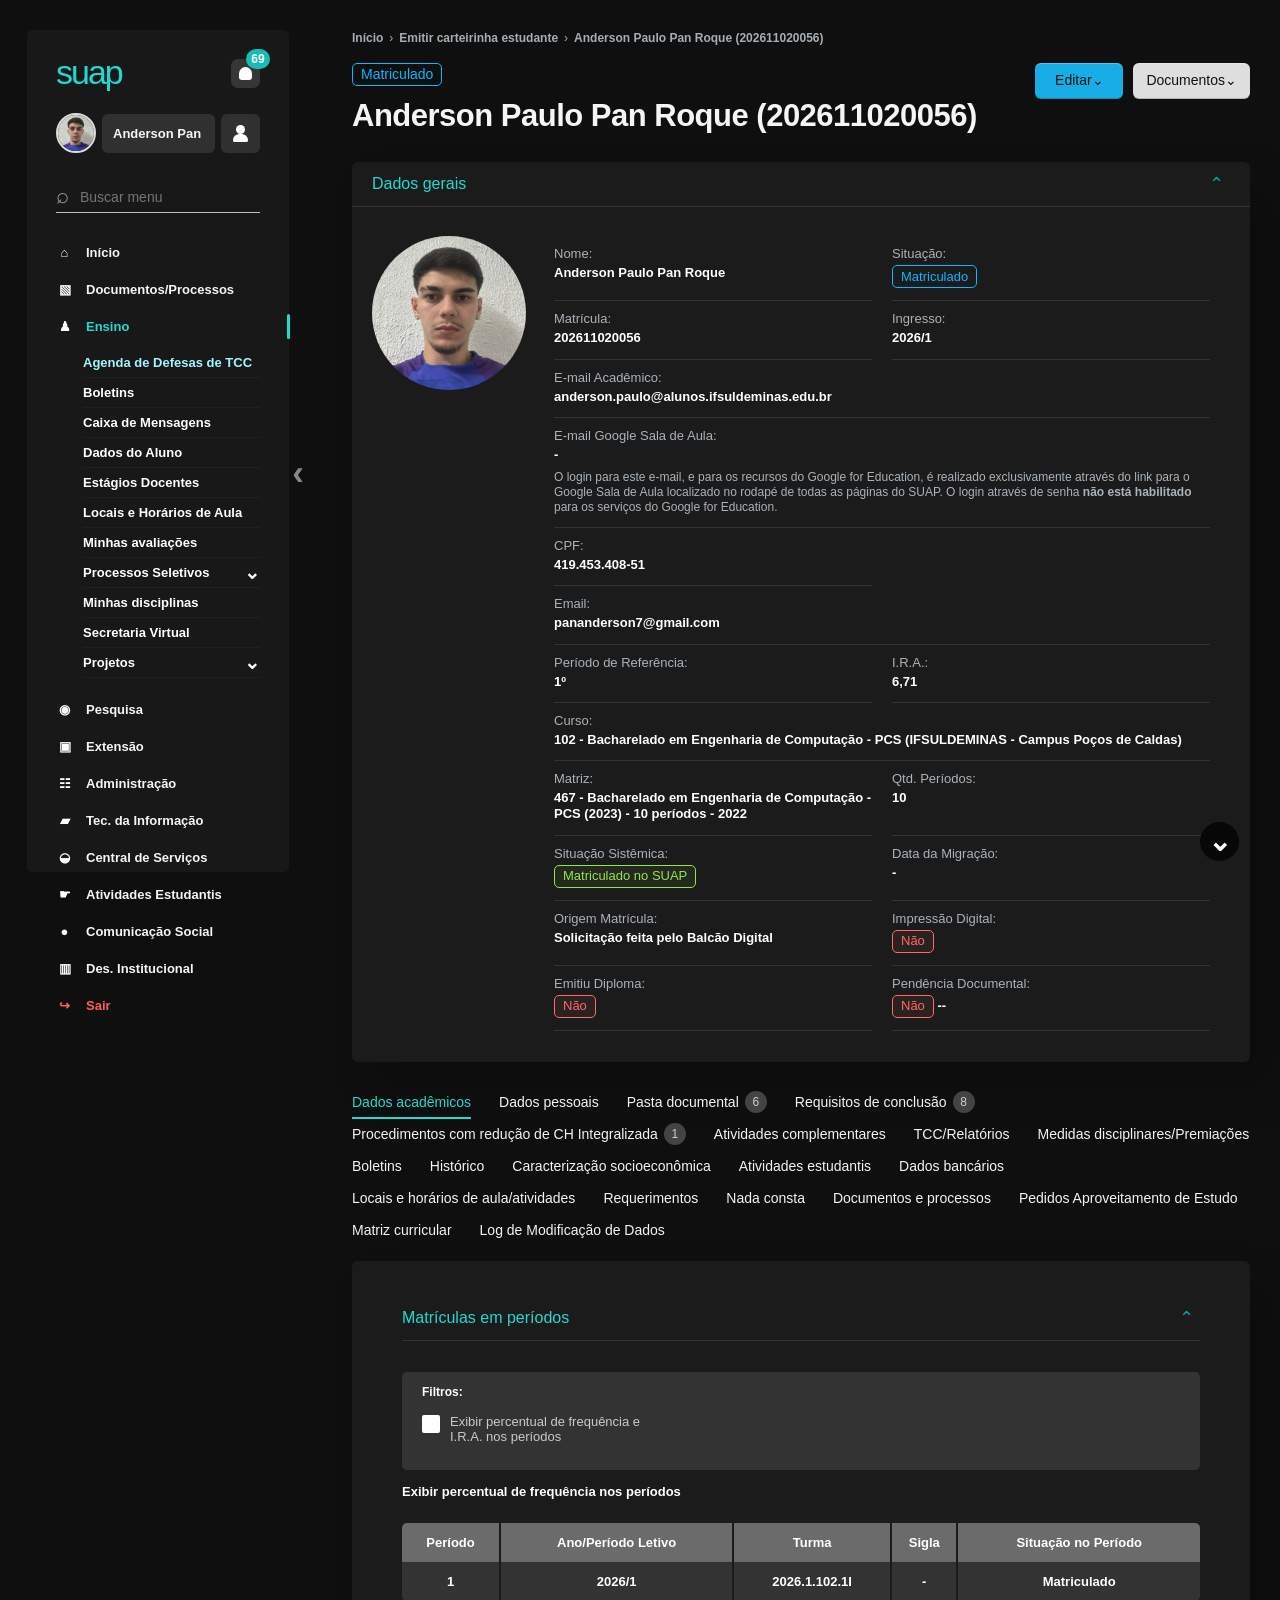
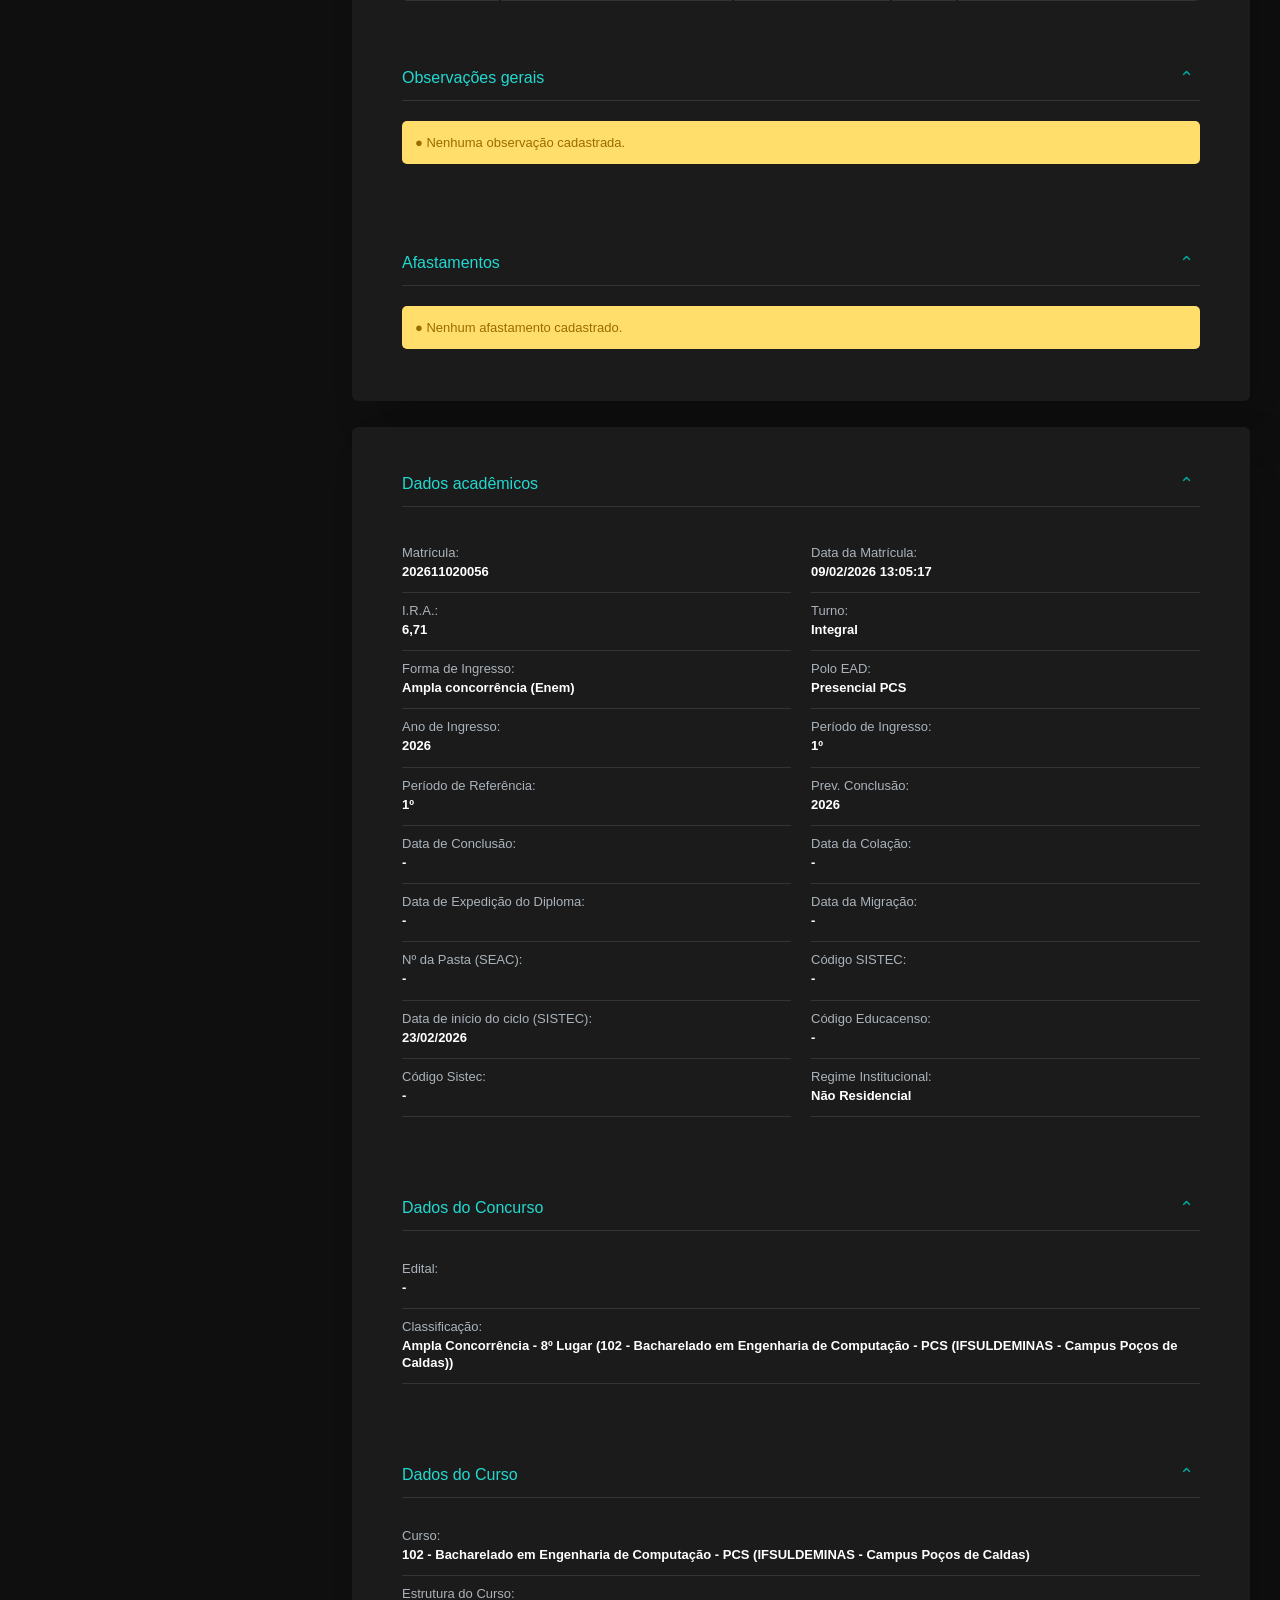
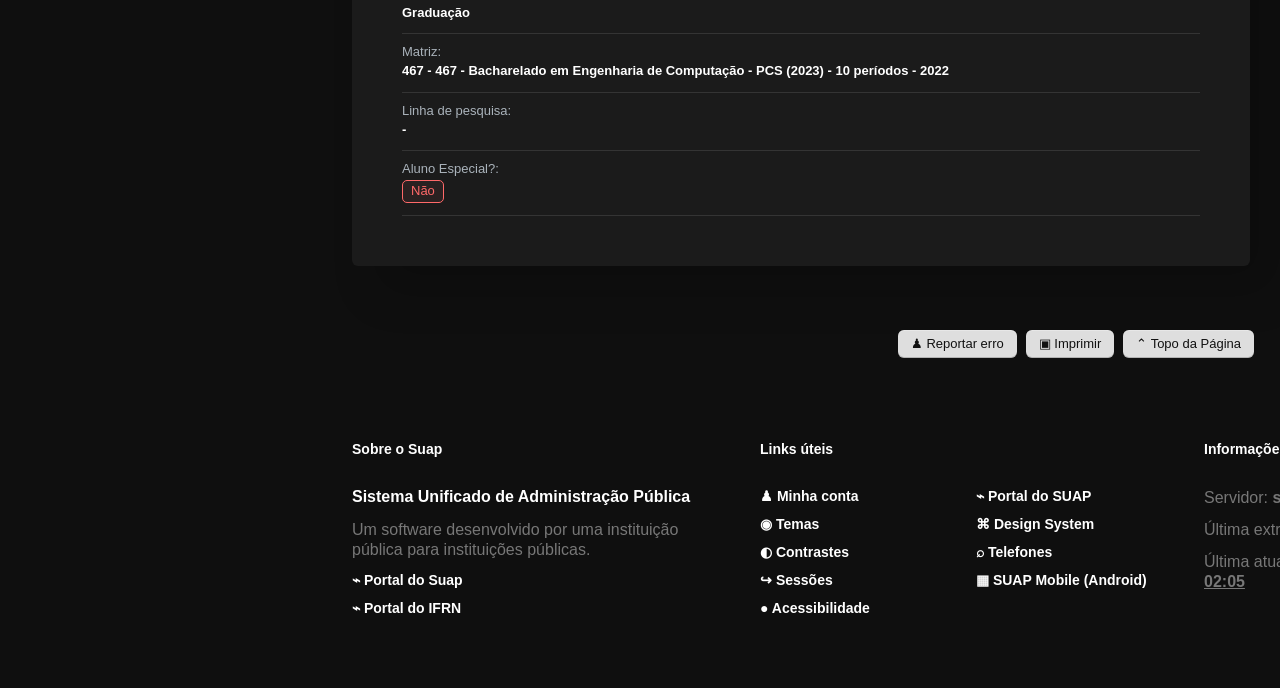
<file: sitesuapfake/aluno.html>
<!DOCTYPE html>
<html lang="pt-BR">
<head>
    <meta charset="UTF-8" />
    <meta name="viewport" content="width=device-width, initial-scale=1.0" />
    <title>SUAP - Dados do Aluno</title>
    <link rel="stylesheet" href="style.css" />
</head>
<body>
    <!-- Recriação visual estática para atividade acadêmica. Não é o sistema oficial. -->
    <aside class="sidebar">
        <div class="logo-row">
            <a href="index.html" class="logo">suap</a>
            <a href="#" class="notification" aria-label="Notificações">
                <span class="badge">69</span>
                <span class="bell">●</span>
            </a>
        </div>

        <div class="profile-card">
            <img class="avatar" src="img/perfil.jpg" alt="Foto do aluno">
            <a href="aluno.html" class="profile-name">Anderson Pan</a>
            <a href="aluno.html" class="profile-btn" aria-label="Perfil">●</a>
        </div>

        <label class="search-box">
            <span>⌕</span>
            <input type="text" placeholder="Buscar menu" />
        </label>

        <nav class="menu">
            <a href="index.html"><span>⌂</span>Início</a>
            <a href="#"><span>▧</span>Documentos/Processos</a>

            <a href="#" class="active"><span>♟</span>Ensino</a>
            <div class="submenu open">
                <a href="#">Agenda de Defesas de TCC</a>
                <a href="#">Boletins</a>
                <a href="#">Caixa de Mensagens</a>
                <a href="aluno.html">Dados do Aluno</a>
                <a href="#">Estágios Docentes</a>
                <a href="#">Locais e Horários de Aula</a>
                <a href="#">Minhas avaliações</a>
                <a href="#" class="with-arrow">Processos Seletivos <span>⌄</span></a>
                <a href="#">Minhas disciplinas</a>
                <a href="#">Secretaria Virtual</a>
                <a href="#" class="with-arrow">Projetos <span>⌄</span></a>
            </div>

            <a href="#"><span>◉</span>Pesquisa</a>
            <a href="#"><span>▣</span>Extensão</a>
            <a href="#"><span>☷</span>Administração</a>
            <a href="#"><span>▰</span>Tec. da Informação</a>
            <a href="#"><span>◒</span>Central de Serviços</a>
            <a href="#"><span>☛</span>Atividades Estudantis</a>
            <a href="#"><span>●</span>Comunicação Social</a>
            <a href="#"><span>▥</span>Des. Institucional</a>
            <a href="#" class="logout"><span>↪</span>Sair</a>
        </nav>

        <button class="sidebar-handle" aria-label="Recolher menu">‹</button>
    </aside>

    <main class="page student-page">
        <div class="breadcrumb">
            <a href="index.html">Início</a>
            <span>›</span>
            <a href="#">Emitir carteirinha estudante</a>
            <span>›</span>
            <a href="#">Anderson Paulo Pan Roque (202611020056)</a>
        </div>

        <div class="student-topbar">
            <div>
                <span class="status-pill blue-outline">Matriculado</span>
                <h1>Anderson Paulo Pan Roque (202611020056)</h1>
            </div>
            <div class="student-actions">
                <a href="#" class="btn blue action-btn">Editar <span>⌄</span></a>
                <a href="#" class="btn gray action-btn">Documentos <span>⌄</span></a>
            </div>
        </div>

        <section class="wide-panel general-panel">
            <div class="wide-header">
                <h2>Dados gerais</h2>
                <button>⌃</button>
            </div>

            <div class="general-content">
                <img class="student-photo" src="img/perfil.jpg" alt="Foto do aluno">

                <div class="student-info-area">
                    <div class="info-grid top-info">
                        <div class="info-item"><span>Nome:</span><strong>Anderson Paulo Pan Roque</strong></div>
                        <div class="info-item"><span>Situação:</span><strong><em class="status-pill blue-outline">Matriculado</em></strong></div>
                        <div class="info-item"><span>Matrícula:</span><strong>202611020056</strong></div>
                        <div class="info-item"><span>Ingresso:</span><strong>2026/1</strong></div>
                        <div class="info-item full"><span>E-mail Acadêmico:</span><strong>anderson.paulo@alunos.ifsuldeminas.edu.br</strong></div>
                        <div class="info-item full"><span>E-mail Google Sala de Aula:</span><strong>-</strong><small>O login para este e-mail, e para os recursos do Google for Education, é realizado exclusivamente através do link para o Google Sala de Aula localizado no rodapé de todas as páginas do SUAP. O login através de senha <b>não está habilitado</b> para os serviços do Google for Education.</small></div>
                    </div>

                    <div class="info-grid details-info">
                        <div class="info-item"><span>CPF:</span><strong>419.453.408-51</strong></div>
                        <div class="info-item span-2"><span>Email:</span><strong>pananderson7@gmail.com</strong></div>
                        <div class="info-item"><span>Período de Referência:</span><strong>1º</strong></div>

                        <div class="info-item"><span>I.R.A.:</span><strong>6,71</strong></div>
                        <div class="info-item span-2"><span>Curso:</span><strong>102 - Bacharelado em Engenharia de Computação - PCS (IFSULDEMINAS - Campus Poços de Caldas)</strong></div>
                        <div class="info-item"><span>Matriz:</span><strong>467 - Bacharelado em Engenharia de Computação - PCS (2023) - 10 períodos - 2022</strong></div>

                        <div class="info-item"><span>Qtd. Períodos:</span><strong>10</strong></div>
                        <div class="info-item"><span>Situação Sistêmica:</span><strong><em class="status-pill green-outline">Matriculado no SUAP</em></strong></div>
                        <div class="info-item"><span>Data da Migração:</span><strong>-</strong></div>
                        <div class="info-item"><span>Origem Matrícula:</span><strong class="cyan-text">Solicitação feita pelo Balcão Digital</strong></div>

                        <div class="info-item"><span>Impressão Digital:</span><strong><em class="status-pill red-outline">Não</em></strong></div>
                        <div class="info-item"><span>Emitiu Diploma:</span><strong><em class="status-pill red-outline">Não</em></strong></div>
                        <div class="info-item"><span>Pendência Documental:</span><strong><em class="status-pill red-outline">Não</em> --</strong></div>
                    </div>
                </div>
            </div>
        </section>

        <nav class="student-tabs">
            <a href="#dados-academicos" class="active">Dados acadêmicos</a>
            <a href="#">Dados pessoais</a>
            <a href="#">Pasta documental <span>6</span></a>
            <a href="#">Requisitos de conclusão <span>8</span></a>
            <a href="#">Procedimentos com redução de CH Integralizada <span>1</span></a>
            <a href="#">Atividades complementares</a>
            <a href="#">TCC/Relatórios</a>
            <a href="#">Medidas disciplinares/Premiações</a>
            <a href="#">Boletins</a>
            <a href="#">Histórico</a>
            <a href="#">Caracterização socioeconômica</a>
            <a href="#">Atividades estudantis</a>
            <a href="#">Dados bancários</a>
            <a href="#">Locais e horários de aula/atividades</a>
            <a href="#">Requerimentos</a>
            <a href="#">Nada consta</a>
            <a href="#">Documentos e processos</a>
            <a href="#">Pedidos Aproveitamento de Estudo</a>
            <a href="#">Matriz curricular</a>
            <a href="#">Log de Modificação de Dados</a>
        </nav>

        <section class="wide-panel student-section first-section" id="dados-academicos">
            <div class="wide-header">
                <h2>Matrículas em períodos</h2>
                <button>⌃</button>
            </div>

            <div class="filter-box">
                <strong>Filtros:</strong>
                <label><span class="fake-check"></span> Exibir percentual de frequência e<br>I.R.A. nos períodos</label>
            </div>

            <p class="table-caption">Exibir percentual de frequência nos períodos</p>
            <table class="student-table">
                <thead>
                    <tr>
                        <th>Período</th>
                        <th>Ano/Período Letivo</th>
                        <th>Turma</th>
                        <th>Sigla</th>
                        <th>Situação no Período</th>
                    </tr>
                </thead>
                <tbody>
                    <tr>
                        <td>1</td>
                        <td>2026/1</td>
                        <td>2026.1.102.1I</td>
                        <td>-</td>
                        <td>Matriculado</td>
                    </tr>
                </tbody>
            </table>

            <div class="wide-header subsection-title">
                <h2>Observações gerais</h2>
                <button>⌃</button>
            </div>
            <div class="yellow-alert">● Nenhuma observação cadastrada.</div>

            <div class="wide-header subsection-title big-gap">
                <h2>Afastamentos</h2>
                <button>⌃</button>
            </div>
            <div class="yellow-alert">● Nenhum afastamento cadastrado.</div>
        </section>

        <section class="wide-panel student-section academic-details">
            <div class="wide-header">
                <h2>Dados acadêmicos</h2>
                <button>⌃</button>
            </div>
            <div class="data-columns five-columns">
                <div class="info-item"><span>Matrícula:</span><strong>202611020056</strong></div>
                <div class="info-item"><span>Data da Matrícula:</span><strong>09/02/2026 13:05:17</strong></div>
                <div class="info-item"><span>I.R.A.:</span><strong>6,71</strong></div>
                <div class="info-item"><span>Turno:</span><strong>Integral</strong></div>
                <div class="info-item"><span>Forma de Ingresso:</span><strong>Ampla concorrência (Enem)</strong></div>

                <div class="info-item"><span>Polo EAD:</span><strong>Presencial PCS</strong></div>
                <div class="info-item"><span>Ano de Ingresso:</span><strong>2026</strong></div>
                <div class="info-item"><span>Período de Ingresso:</span><strong>1º</strong></div>
                <div class="info-item"><span>Período de Referência:</span><strong>1º</strong></div>
                <div class="info-item"><span>Prev. Conclusão:</span><strong>2026</strong></div>

                <div class="info-item"><span>Data de Conclusão:</span><strong>-</strong></div>
                <div class="info-item"><span>Data da Colação:</span><strong>-</strong></div>
                <div class="info-item"><span>Data de Expedição do Diploma:</span><strong>-</strong></div>
                <div class="info-item"><span>Data da Migração:</span><strong>-</strong></div>
                <div class="info-item"><span>Nº da Pasta (SEAC):</span><strong>-</strong></div>

                <div class="info-item"><span>Código SISTEC:</span><strong>-</strong></div>
                <div class="info-item"><span>Data de início do ciclo (SISTEC):</span><strong>23/02/2026</strong></div>
                <div class="info-item"><span>Código Educacenso:</span><strong>-</strong></div>
                <div class="info-item"><span>Código Sistec:</span><strong>-</strong></div>
                <div class="info-item"><span>Regime Institucional:</span><strong>Não Residencial</strong></div>
            </div>

            <div class="wide-header subsection-title course-block-title">
                <h2>Dados do Concurso</h2>
                <button>⌃</button>
            </div>
            <div class="single-data">
                <div class="info-item"><span>Edital:</span><strong>-</strong></div>
                <div class="info-item"><span>Classificação:</span><strong>Ampla Concorrência - 8º Lugar (102 - Bacharelado em Engenharia de Computação - PCS (IFSULDEMINAS - Campus Poços de Caldas))</strong></div>
            </div>

            <div class="wide-header subsection-title course-block-title">
                <h2>Dados do Curso</h2>
                <button>⌃</button>
            </div>
            <div class="single-data course-info">
                <div class="info-item"><span>Curso:</span><strong>102 - Bacharelado em Engenharia de Computação - PCS (IFSULDEMINAS - Campus Poços de Caldas)</strong></div>
                <div class="info-item"><span>Estrutura do Curso:</span><strong>Graduação</strong></div>
                <div class="info-item"><span>Matriz:</span><strong>467 - 467 - Bacharelado em Engenharia de Computação - PCS (2023) - 10 períodos - 2022</strong></div>
                <div class="info-item"><span>Linha de pesquisa:</span><strong>-</strong></div>
                <div class="info-item"><span>Aluno Especial?:</span><strong><em class="status-pill red-outline">Não</em></strong></div>
            </div>
        </section>

        <div class="bottom-actions profile-actions">
            <a href="#" class="btn gray">♟ Reportar erro</a>
            <a href="#" class="btn gray">▣ Imprimir</a>
            <a href="#" class="btn gray">⌃ Topo da Página</a>
        </div>

        <footer class="footer profile-footer">
            <div>
                <h4>Sobre o Suap</h4>
                <h3>Sistema Unificado de Administração Pública</h3>
                <p>Um software desenvolvido por uma instituição pública para instituições públicas.</p>
                <a href="#">⌁ Portal do Suap</a>
                <a href="#">⌁ Portal do IFRN</a>
            </div>
            <div>
                <h4>Links úteis</h4>
                <a href="#">♟ Minha conta</a>
                <a href="#">◉ Temas</a>
                <a href="#">◐ Contrastes</a>
                <a href="#">↪ Sessões</a>
                <a href="#">● Acessibilidade</a>
            </div>
            <div>
                <h4>&nbsp;</h4>
                <a href="#">⌁ Portal do SUAP</a>
                <a href="#">⌘ Design System</a>
                <a href="#">⌕ Telefones</a>
                <a href="#">▦ SUAP Mobile (Android)</a>
            </div>
            <div>
                <h4>Informações técnicas</h4>
                <p>Servidor: <b>suap - 4babd0bc25ee</b></p>
                <p>Última extração do SIAPE: <b>25/06/2026</b></p>
                <p>Última atualização do SUAP: <b><u>25/06/2026 02:05</u></b></p>
            </div>
            <div>
                <h4>Desenvolvimento</h4>
                <p>Administração: <b><u>DTIC/IFSULDEMINAS</u></b></p>
                <p>Desenvolvimento: <b><u>IFRN/IFSULDEMINAS</u></b></p>
                <span class="django">MADE WITH django</span>
            </div>
        </footer>
    </main>

    <a href="#" class="float-top">⌄</a>


    <nav class="mobile-bottom-nav" aria-label="Navegação mobile">
        <a href="#" aria-label="Menu" class="mobile-menu-toggle"><span>☰</span></a>
        <a href="#" aria-label="Notificações" class="mobile-bell"><span>●</span></a>
        <a href="index.html" aria-label="Início"><span>⌂</span></a>
        <a href="aluno.html" aria-label="Perfil"><span>♟</span></a>
        <a href="aluno.html" aria-label="Foto do aluno"><img src="img/perfil.jpg" alt="Foto do aluno"></a>
    </nav>
    <script src="script.js"></script>
</body>
</html>
</file>
<file: nexo-3d-site/css/style.css>
:root{--bg:#0a0a0b;--sf:#151517;--tx:#ededee;--mu:#9a9aa1;--bd:#2a2a2e;--ac:#ff2a3d;--ac2:rgba(255,42,61,.1);color-scheme:dark;box-sizing:border-box;padding-top:env(safe-area-inset-top,0px);padding-bottom:env(safe-area-inset-bottom,0px)}


html{scroll-padding-top:env(safe-area-inset-top,0px)}
*,*::before,*::after{box-sizing:inherit}
body{margin:0;background:var(--bg);color:var(--tx);font:16px/1.65 Inter,system-ui,-apple-system,"Segoe UI",sans-serif}
body::before{content:"";position:fixed;inset:0 0 auto;height:env(safe-area-inset-top,0px);background:var(--bg);z-index:10}
header{position:sticky;top:env(safe-area-inset-top,0px);z-index:9;background:var(--bg);border-bottom:1px solid var(--bd);display:flex;align-items:center;gap:20px;padding:12px 24px}
.brand{font-weight:700;letter-spacing:.04em;white-space:nowrap}.brand i{color:var(--ac);font-style:normal}
nav{display:flex;gap:4px;overflow-x:auto;flex:1;scrollbar-width:none}
nav a{color:var(--mu);text-decoration:none;font-size:14px;font-weight:500;padding:6px 12px;border-radius:99px;white-space:nowrap}
nav a:hover{color:var(--tx)}nav a.on{background:var(--ac2);color:var(--ac)}
header{box-shadow:0 1px 18px -8px var(--ac)}.brand i,.k{text-shadow:0 0 12px rgba(255,42,61,.6)}h1{text-shadow:0 0 30px rgba(255,42,61,.25)}
nav a.on{box-shadow:0 0 0 1px var(--ac),0 0 14px rgba(255,42,61,.35)}.btn.p{box-shadow:0 0 16px rgba(255,42,61,.45)}
.card{box-shadow:0 0 22px rgba(255,42,61,.06)}.card:hover{border-color:var(--ac);box-shadow:0 0 18px rgba(255,42,61,.25)}
blockquote{box-shadow:-6px 0 14px -8px var(--ac)}.tl li::before{box-shadow:0 0 8px var(--ac)}
.calc{display:grid;grid-template-columns:1.1fr 1fr;gap:24px;align-items:start}
.out{position:sticky;top:calc(env(safe-area-inset-top,0px) + 76px)}@media(max-width:760px){.calc{grid-template-columns:1fr}.out{position:static}}
.pre{display:flex;flex-wrap:wrap;gap:6px;margin:16px 0 8px}
.pre button{background:var(--sf);border:1px solid var(--bd);color:var(--mu);border-radius:99px;padding:5px 12px;font:inherit;font-size:13px;cursor:pointer}
.pre button:hover,.pre button.on{border-color:var(--ac);color:var(--tx);box-shadow:0 0 12px rgba(255,42,61,.3)}
.sl{margin:0 0 14px}.sl label{display:flex;justify-content:space-between;font-size:13px;color:var(--mu);margin-bottom:4px}.sl label b{color:var(--tx);font-weight:600}.sl input{width:100%;accent-color:var(--ac)}.sl small{display:block;margin-top:4px;font-size:12px;line-height:1.4}
.big{font-size:46px;font-weight:700;letter-spacing:-.03em;color:var(--ac);text-shadow:0 0 22px rgba(255,42,61,.5);line-height:1.1}
.st{display:flex;gap:28px;margin:14px 0}.st b{display:block;font-size:20px}.st span{font-size:12px;color:var(--mu)}
.seg{display:flex;height:14px;border-radius:99px;overflow:hidden;margin:16px 0 8px;background:var(--bd)}
.bk{display:flex;justify-content:space-between;font-size:13px;padding:7px 0;border-bottom:1px solid var(--bd)}.bk i{display:inline-block;width:9px;height:9px;border-radius:50%;margin-right:8px}.bk small{color:var(--mu)}
main{max-width:1000px;margin:0 auto;padding:56px 24px 80px}
.view[hidden]{display:none}
.k{font-size:12px;letter-spacing:.14em;text-transform:uppercase;color:var(--ac);font-weight:600;margin:0 0 12px}
h1{font-size:clamp(34px,6vw,56px);line-height:1.08;letter-spacing:-.03em;margin:0 0 20px;font-weight:700}
h2{font-size:clamp(26px,4vw,34px);letter-spacing:-.02em;margin:0 0 12px;line-height:1.2}
h3{font-size:16px;margin:36px 0 10px}
p{margin:0 0 14px}.lead{font-size:18px;color:var(--mu);max-width:640px}.mu{color:var(--mu);font-size:14px}
.chips{display:flex;flex-wrap:wrap;gap:8px;margin:24px 0}
.chips span{border:1px solid var(--bd);border-radius:99px;padding:5px 14px;font-size:13px;color:var(--mu)}
.btn{display:inline-block;padding:10px 20px;border-radius:99px;text-decoration:none;font-weight:600;font-size:14px;border:1px solid var(--ac);color:var(--ac);margin:0 8px 8px 0}
.btn.p{background:var(--ac);color:var(--bg)}
blockquote{margin:40px 0 0;padding-left:20px;border-left:2px solid var(--ac);font-size:18px;max-width:620px}
.grid{display:grid;grid-template-columns:repeat(auto-fit,minmax(170px,1fr));gap:12px;margin:24px 0}
.card{background:var(--sf);border:1px solid var(--bd);border-radius:14px;padding:18px}
.card b{display:block;font-size:26px;letter-spacing:-.02em;color:var(--ac);line-height:1.2}
.card span{font-size:13px;color:var(--mu)}
.wrap{overflow-x:auto;border:1px solid var(--bd);border-radius:14px;background:var(--sf);margin:12px 0 20px}
table{border-collapse:collapse;width:100%;font-size:14px}
th,td{text-align:left;padding:10px 14px;border-bottom:1px solid var(--bd);vertical-align:top}
th{font-size:12px;text-transform:uppercase;letter-spacing:.06em;color:var(--mu);font-weight:600}
tr:last-child td{border-bottom:0}td.n,th.n{text-align:right;white-space:nowrap}
td:first-child{font-weight:500}
.two{display:grid;grid-template-columns:repeat(auto-fit,minmax(260px,1fr));gap:12px}
.tl{list-style:none;padding:0;margin:12px 0}
.tl li{padding:14px 0 14px 22px;border-left:1px solid var(--bd);position:relative}
.tl li::before{content:"";position:absolute;left:-4px;top:22px;width:7px;height:7px;border-radius:50%;background:var(--ac)}
.tl b{display:block}
ul.l{padding-left:18px;margin:8px 0 16px}ul.l li{margin-bottom:6px}
.bars{display:flex;align-items:flex-end;gap:6px;height:180px;margin:20px 0 6px}
.col{flex:1;display:flex;flex-direction:column;justify-content:flex-end;align-items:center;gap:3px;height:100%}
.col div{width:100%;max-width:26px;border-radius:4px 4px 0 0}
.r{background:var(--ac);box-shadow:0 0 10px rgba(255,42,61,.55)}.s{background:#5a5a63}
.lab{display:flex;gap:6px;font-size:11px;color:var(--mu)}.lab span{flex:1;text-align:center}
.leg{font-size:12px;color:var(--mu);display:flex;gap:16px;margin-bottom:8px}.leg i{display:inline-block;width:10px;height:10px;border-radius:2px;margin-right:6px}
.note{background:var(--ac2);border-radius:14px;padding:16px 18px;font-size:14px;margin:20px 0}
.ph{border:1px dashed var(--ac);color:var(--ac);font-weight:500}
footer{max-width:1000px;margin:0 auto;padding:0 24px 40px;font-size:12px;color:var(--mu)}
a:focus-visible,button:focus-visible,input:focus-visible{outline:2px solid var(--ac);outline-offset:2px}
.fb{display:none;position:fixed;left:0;right:0;bottom:0;z-index:9;background:var(--sf);border-top:1px solid var(--ac);box-shadow:0 -4px 18px rgba(255,42,61,.25);padding:10px 18px calc(10px + env(safe-area-inset-bottom,0px));align-items:center;justify-content:space-between;gap:12px}
.fb span{font-size:12px;color:var(--mu)}.fb b{font-size:22px;color:var(--ac);text-shadow:0 0 14px rgba(255,42,61,.5)}
@media(max-width:760px){body[data-v="simulador"] .fb{display:flex}body[data-v="simulador"] footer{padding-bottom:100px}}
@media(max-width:600px){header{padding:8px 12px;gap:10px}nav a{padding:9px 13px}main{padding:32px 18px 48px}.big{font-size:38px}.st{flex-wrap:wrap;gap:14px 24px}.sl input{height:28px}.pre button{padding:9px 14px}th,td{padding:9px 11px}}
</file>
<file: sitesuapfake/style.css>
:root {
    --bg: #0f0f0f;
    --panel: #181818;
    --panel2: #1b1b1b;
    --line: #343434;
    --text: #f5f5f5;
    --muted: #8f8f8f;
    --cyan: #22d9d0;
    --blue: #17aee7;
    --blue2: #55c1ef;
    --yellow: #d4a500;
    --orange: #ffa562;
    --red: #ef6f77;
    --green: #82c83d;
    --graybtn: #dedede;
}

* {
    box-sizing: border-box;
}

html {
    scroll-behavior: smooth;
}

body {
    margin: 0;
    background: var(--bg);
    color: var(--text);
    font-family: "Segoe UI", Arial, Helvetica, sans-serif;
    font-size: 14px;
    min-height: 100vh;
}

a {
    color: inherit;
    text-decoration: none;
}

button,
input {
    font-family: inherit;
}

.sidebar {
    position: fixed;
    left: 27px;
    top: 30px;
    bottom: 28px;
    width: 262px;
    background: var(--panel);
    border-radius: 5px;
    padding: 26px 29px 28px;
    z-index: 10;
}

.logo-row {
    display: flex;
    align-items: flex-start;
    justify-content: space-between;
    margin-bottom: 25px;
}

.logo {
    color: var(--cyan);
    font-size: 34px;
    line-height: 32px;
    font-weight: 300;
    letter-spacing: -2px;
}

.notification {
    position: relative;
    width: 29px;
    height: 29px;
    background: #363636;
    border-radius: 7px;
    display: grid;
    place-items: center;
    margin-top: 3px;
}

.notification .badge {
    position: absolute;
    right: -10px;
    top: -10px;
    background: #16bdb5;
    color: #fff;
    font-weight: 700;
    font-size: 12px;
    line-height: 20px;
    width: 24px;
    height: 20px;
    border-radius: 12px;
    text-align: center;
}

.notification .bell {
    width: 13px;
    height: 13px;
    background: #fff;
    color: transparent;
    border-radius: 50% 50% 3px 3px;
    display: block;
}

.profile-card {
    display: grid;
    grid-template-columns: 40px 1fr 39px;
    gap: 6px;
    align-items: center;
    margin-bottom: 31px;
}

.avatar {
    width: 40px;
    height: 40px;
    border-radius: 50%;
    background:
        radial-gradient(circle at 50% 34%, #f5d6c0 0 15%, transparent 16%),
        radial-gradient(circle at 50% 47%, #111 0 19%, transparent 20%),
        radial-gradient(circle at 50% 55%, #f0d0bb 0 28%, transparent 29%),
        #d9d9d9;
    border: 2px solid #dcdcdc;
}

.profile-name,
.profile-btn {
    height: 39px;
    background: #303030;
    border-radius: 6px;
    display: flex;
    align-items: center;
}

.profile-name {
    padding-left: 11px;
    font-weight: 700;
    font-size: 13px;
}

.profile-btn {
    justify-content: center;
    color: #fff;
    position: relative;
    font-size: 0;
}

.profile-btn::before,
.profile-btn::after {
    content: "";
    display: block;
    position: absolute;
    background: #fff;
}

.profile-btn::before {
    width: 9px;
    height: 9px;
    border-radius: 50%;
    top: 11px;
}

.profile-btn::after {
    width: 15px;
    height: 8px;
    border-radius: 8px 8px 2px 2px;
    top: 20px;
}

.search-box {
    height: 29px;
    border-bottom: 1px solid #bdbdbd;
    display: grid;
    grid-template-columns: 24px 1fr;
    align-items: center;
    margin-bottom: 21px;
    color: #9e9e9e;
}

.search-box span {
    font-size: 22px;
    line-height: 1;
    transform: translateY(-2px);
}

.search-box input {
    background: transparent;
    border: none;
    outline: none;
    color: #ddd;
    font-size: 14px;
    padding: 0 0 3px;
}

.menu {
    display: flex;
    flex-direction: column;
    gap: 0;
}

.menu > a {
    min-height: 37px;
    display: flex;
    align-items: center;
    gap: 13px;
    font-weight: 700;
    font-size: 13px;
    position: relative;
}

.menu > a span {
    width: 17px;
    text-align: center;
    color: #fff;
}

.menu > a.active {
    color: var(--cyan);
}

.menu > a.active::after {
    content: "";
    position: absolute;
    right: -30px;
    width: 3px;
    height: 25px;
    background: var(--cyan);
    border-radius: 4px;
}

.submenu {
    padding-left: 27px;
    margin: 3px 0 13px;
}

.submenu a {
    min-height: 30px;
    display: flex;
    align-items: center;
    font-size: 13px;
    font-weight: 700;
    border-bottom: 1px solid #202020;
    color: #fff;
}

.submenu a:first-child {
    color: #9ef7ff;
}

.submenu .with-arrow {
    justify-content: space-between;
}

.submenu .with-arrow span {
    font-size: 19px;
}

.logout,
.logout span {
    color: #ff5c5c !important;
}

.sidebar-handle {
    position: absolute;
    right: -21px;
    top: 50%;
    background: transparent;
    border: none;
    color: #888;
    font-size: 35px;
    font-weight: 900;
    cursor: pointer;
}

.page {
    min-height: 100vh;
    margin-left: 290px;
    padding: 30px 0 55px 42px;
}

.content-grid {
    display: grid;
    grid-template-columns: 370px 370px;
    gap: 29px;
    align-items: start;
}

.left-column {
    padding-top: 0;
}

.right-column {
    display: flex;
    flex-direction: column;
    gap: 30px;
}

.mini-section {
    margin-bottom: 0;
}

.mini-section.spaced {
    margin-top: 26px;
}

.section-title,
.card-header {
    display: flex;
    align-items: center;
    justify-content: space-between;
}

.section-title h2,
.card-header h2 {
    margin: 0;
    font-size: 18px;
    font-weight: 500;
}

.section-title button,
.card-header button {
    background: transparent;
    border: none;
    color: #cfd4d5;
    font-size: 16px;
    cursor: pointer;
    padding: 0;
}

.notice {
    margin-top: 10px;
    min-height: 32px;
    border-radius: 6px;
    color: #050505;
    display: grid;
    grid-template-columns: 32px 1fr 15px;
    align-items: center;
    padding-right: 7px;
    overflow: hidden;
    box-shadow: 0 0 0 1px rgba(0,0,0,.15) inset;
}

.notice-blue {
    background: var(--blue2);
}

.notice-orange {
    background: var(--orange);
}

.notice-red {
    background: var(--red);
}

.notice.tall {
    min-height: 42px;
}

.notice.extra-tall {
    min-height: 64px;
}

.notice-icon {
    width: 25px;
    height: 25px;
    margin-left: 8px;
    background: rgba(0,0,0,.12);
    border-radius: 4px;
    display: grid;
    place-items: center;
    font-weight: 800;
    font-size: 11px;
    color: #101010;
}

.notice-icon.number {
    font-size: 13px;
    color: #cc0000;
}

.notice small {
    display: block;
    margin-top: 6px;
    color: rgba(0,0,0,.55);
    font-size: 11px;
}

.notice .arrow {
    font-size: 27px;
    color: rgba(0,0,0,.45);
    transform: translateY(-1px);
}

.card {
    width: 365px;
    background: var(--panel2);
    border-radius: 6px;
    padding: 25px 25px 25px;
    box-shadow: 24px 21px 40px rgba(0,0,0,.13);
}

.card-header {
    padding-bottom: 18px;
    border-bottom: 1px solid var(--line);
}

.card-header h2 {
    font-size: 16px;
    font-weight: 600;
}

.card-body {
    padding-top: 41px;
}

.ensino-card .card-body {
    padding-top: 40px;
}

.button-cloud {
    display: flex;
    align-items: flex-start;
    flex-wrap: wrap;
    gap: 8px 8px;
}

.btn {
    display: inline-flex;
    align-items: center;
    justify-content: center;
    min-height: 27px;
    padding: 5px 13px;
    border-radius: 6px;
    color: #111;
    font-weight: 500;
    line-height: 1.1;
    font-size: 13px;
    box-shadow: 0 1px 0 rgba(255,255,255,.26) inset, 0 -1px 0 rgba(0,0,0,.2) inset;
}

.btn.yellow {
    background: var(--yellow);
}

.btn.blue {
    background: var(--blue);
}

.btn.gray {
    background: var(--graybtn);
}

.btn.green {
    background: var(--green);
}

.btn.wide {
    min-width: 304px;
}

.btn.wide2 {
    min-width: 190px;
}

.btn.full {
    width: 318px;
    min-height: 46px;
    text-align: center;
}

.btn.full2 {
    min-width: 306px;
}

.btn.qrcode {
    min-width: 261px;
}

.small-card {
    padding-bottom: 25px;
}

.small-card .card-body {
    padding-top: 41px;
}

.calendar-card {
    min-height: 405px;
}

.calendar-body {
    padding-top: 47px;
    display: flex;
    flex-direction: column;
    align-items: center;
}

.calendar-body h3 {
    margin: 0 0 10px;
    font-size: 17px;
    font-weight: 700;
}

.calendar {
    border-collapse: separate;
    border-spacing: 2px;
    font-size: 13px;
    font-weight: 700;
}

.calendar th,
.calendar td {
    width: 39px;
    height: 24px;
    text-align: center;
    border-radius: 2px;
}

.calendar th {
    background: #565656;
    color: #fff;
}

.calendar.academic td {
    background: #8d3d00;
    color: #fff;
}

.calendar.events td {
    background: #934e49;
    color: #fff;
}

.calendar td:empty {
    background: #565656;
}

.calendar td b {
    font-size: 18px;
}

.tag {
    margin-top: 11px;
    align-self: flex-start;
    display: inline-flex;
    min-height: 20px;
    align-items: center;
    padding: 2px 9px;
    border-radius: 5px;
    color: #ff970f;
    border: 1px solid #ff970f;
    font-size: 13px;
}

.calendar-btn {
    align-self: flex-start;
    margin-top: 58px;
    min-width: 177px;
}

.events-card {
    min-height: 677px;
}

.events-card .calendar-btn {
    margin-top: 57px;
    min-width: 155px;
}

.event-list {
    margin-top: 13px;
    width: 100%;
    display: flex;
    flex-direction: column;
    gap: 4px;
}

.event-list a {
    display: block;
    color: #00aeef;
    border: 1px solid #00aeef;
    border-radius: 5px;
    padding: 3px 7px;
    font-size: 13px;
    line-height: 1.18;
}

.services-card {
    min-height: 188px;
}

.service-buttons {
    display: flex;
    flex-wrap: wrap;
    gap: 9px 10px;
}

.process-card {
    min-height: 227px;
}

.quick-search-title {
    display: block;
    margin: 29px 0 10px;
    color: #929292;
    font-size: 16px;
}

.quick-search {
    width: 318px;
    height: 38px;
    background: #383838;
    border-radius: 6px;
    display: grid;
    grid-template-columns: 32px 1fr;
    align-items: center;
    color: #fff;
}

.quick-search span {
    font-size: 22px;
    text-align: center;
    transform: translateY(-1px);
}

.quick-search input {
    background: transparent;
    border: none;
    outline: none;
    color: #e5e5e5;
    font-size: 13px;
}

.pdi-card {
    min-height: 145px;
}

.news-card {
    min-height: 157px;
}

.news-card .card-body {
    padding-top: 45px;
}

.bottom-actions {
    position: relative;
    display: flex;
    justify-content: flex-end;
    gap: 9px;
    margin: 74px 26px 83px 0;
}

.bottom-actions .btn {
    height: 28px;
}

.footer {
    display: grid;
    grid-template-columns: 370px 178px 190px 300px 280px;
    gap: 38px;
    padding: 0 30px 0 20px;
    max-width: 1580px;
    color: #fff;
}

.footer h4 {
    margin: 0 0 31px;
    font-size: 14px;
    font-weight: 700;
}

.footer h3 {
    margin: 0 0 14px;
    font-size: 16px;
}

.footer p {
    color: #777;
    margin: 0 0 12px;
    line-height: 1.25;
    font-size: 16px;
}

.footer a {
    display: block;
    margin-bottom: 12px;
    font-weight: 700;
}

.django {
    display: inline-flex;
    align-items: center;
    height: 25px;
    padding: 0 8px;
    background: #6a9d49;
    border-radius: 3px;
    font-size: 10px;
    font-weight: 800;
    color: #ffd866;
}

.float-top {
    position: fixed;
    right: 41px;
    bottom: 39px;
    width: 39px;
    height: 39px;
    border-radius: 50%;
    background: #070707;
    color: #fff;
    display: grid;
    place-items: center;
    font-size: 28px;
    font-weight: 900;
    z-index: 5;
}

@media (max-width: 1100px) {
    .content-grid {
        grid-template-columns: 370px;
    }

    .footer {
        grid-template-columns: 1fr 1fr;
    }
}

.sidebar.collapsed {
    width: 22px;
    padding-left: 0;
    padding-right: 0;
    overflow: hidden;
}

.sidebar.collapsed > *:not(.sidebar-handle) {
    opacity: 0;
    pointer-events: none;
}

.page.expanded {
    margin-left: 64px;
}

/* ajustes para foto de perfil real */
.avatar {
    width: 40px;
    height: 40px;
    min-width: 40px;
    border-radius: 50%;
    object-fit: cover;
    object-position: center;
    background: #d9d9d9;
    border: 2px solid #dcdcdc;
    display: block;
}

.student-photo {
    width: 154px;
    height: 154px;
    min-width: 154px;
    border-radius: 50%;
    object-fit: cover;
    object-position: center;
    background: #d9d9d9;
    display: block;
}

/* ===== Página do aluno - correção do layout desktop ===== */
.student-page {
    margin-left: 290px;
    padding: 31px 26px 60px 62px;
    min-height: 100vh;
    overflow-x: hidden;
}

.student-page .breadcrumb {
    display: flex;
    align-items: center;
    flex-wrap: wrap;
    gap: 6px;
    color: #a5aeb4;
    font-size: 12px;
    margin-bottom: 18px;
}

.student-page .breadcrumb a {
    color: #a5aeb4;
    font-weight: 600;
}

.student-topbar {
    display: flex;
    justify-content: space-between;
    align-items: flex-end;
    gap: 20px;
    margin: 0 4px 30px 0;
}

.student-topbar h1 {
    margin: 13px 0 0;
    font-size: 31px;
    line-height: 1.08;
    font-weight: 800;
    letter-spacing: -.5px;
}

.student-actions {
    display: flex;
    gap: 10px;
    margin-bottom: 2px;
    white-space: nowrap;
}

.action-btn {
    height: 36px;
    min-width: 88px;
    font-size: 14px;
}

.status-pill {
    display: inline-flex;
    align-items: center;
    justify-content: center;
    min-height: 23px;
    padding: 2px 8px;
    border-radius: 5px;
    font-style: normal;
    font-weight: 500;
    line-height: 1.15;
}

.blue-outline {
    color: #0db7ff;
    border: 1px solid #0db7ff;
    background: transparent;
}

.green-outline {
    color: #95e449;
    border: 1px solid #95e449;
    background: rgba(130, 200, 61, .08);
}

.red-outline {
    color: #ff6969;
    border: 1px solid #ff6969;
    background: rgba(239, 111, 119, .07);
}

.cyan-text {
    color: #55fff2;
}

.wide-panel {
    background: var(--panel2);
    border-radius: 6px;
    box-shadow: 25px 25px 45px rgba(0, 0, 0, .18);
    margin-right: 4px;
    overflow: hidden;
}

.wide-header {
    min-height: 45px;
    border-bottom: 1px solid var(--line);
    display: flex;
    align-items: center;
    justify-content: space-between;
    padding: 0 20px;
}

.wide-header h2 {
    margin: 0;
    color: var(--cyan);
    font-size: 16px;
    font-weight: 500;
}

.wide-header button {
    border: 0;
    background: transparent;
    color: #00a99d;
    font-size: 18px;
    cursor: pointer;
}

.general-panel {
    min-height: 585px;
}

.general-content {
    display: grid;
    grid-template-columns: 160px minmax(0, 1fr);
    gap: 22px;
    padding: 29px 40px 31px 20px;
}

.student-photo {
    width: 154px;
    height: 154px;
    min-width: 154px;
    border-radius: 50%;
    object-fit: cover;
    object-position: center;
    background: #d9d9d9;
    display: block;
}

.student-info-area {
    min-width: 0;
}

.info-grid {
    display: grid;
    gap: 0 20px;
}

.top-info {
    grid-template-columns: minmax(380px, 2fr) minmax(260px, 1fr);
}

.top-info .full {
    grid-column: 1 / -1;
}

.details-info {
    grid-template-columns: minmax(180px, 1fr) minmax(220px, 1.25fr) minmax(200px, 1fr) minmax(250px, 1.25fr);
}

.info-item {
    border-bottom: 1px solid var(--line);
    padding: 10px 0 12px;
    min-height: 56px;
    color: #fff;
    min-width: 0;
}

.info-item.span-2 {
    grid-column: span 2;
}

.info-item.full {
    grid-column: 1 / -1;
}

.info-item span {
    display: block;
    color: #aab3bb;
    margin-bottom: 4px;
    font-size: 13px;
    font-weight: 400;
}

.info-item strong {
    display: block;
    color: #fff;
    font-size: 13px;
    line-height: 1.25;
    font-weight: 700;
}

.info-item small {
    display: block;
    color: #aab3bb;
    margin-top: 7px;
    font-size: 12px;
    line-height: 1.25;
    font-weight: 400;
}

.student-tabs {
    display: flex;
    align-items: center;
    flex-wrap: wrap;
    gap: 0 28px;
    margin: 25px 0 14px;
    padding: 0;
}

.student-tabs a {
    min-height: 32px;
    display: inline-flex;
    align-items: center;
    color: #f4f4f4;
    font-size: 14px;
    white-space: nowrap;
    border-bottom: 2px solid transparent;
}

.student-tabs a.active {
    color: var(--cyan);
    border-color: var(--cyan);
}

.student-tabs span {
    margin-left: 6px;
    background: #444;
    color: #cfcfcf;
    width: 22px;
    height: 22px;
    border-radius: 50%;
    display: inline-flex;
    align-items: center;
    justify-content: center;
    font-size: 12px;
}

.student-section {
    padding: 35px 50px 45px;
    margin-top: 10px;
}

.student-section .wide-header {
    padding: 0;
}

.first-section {
    min-height: 740px;
}

.filter-box {
    margin: 31px 0 14px;
    background: #333;
    border-radius: 5px;
    min-height: 98px;
    padding: 13px 20px;
    color: #fff;
}

.filter-box strong {
    display: block;
    margin-bottom: 16px;
    font-size: 12px;
}

.filter-box label {
    display: flex;
    align-items: flex-start;
    gap: 10px;
    color: #c6cbd0;
    font-size: 13px;
    line-height: 1.15;
}

.fake-check {
    width: 18px;
    height: 18px;
    min-width: 18px;
    background: #fff;
    border-radius: 2px;
    display: inline-block;
}

.table-caption {
    margin: 0 0 24px;
    color: #fff;
    font-weight: 700;
    font-size: 13px;
}

.student-table {
    width: 100%;
    border-collapse: separate;
    border-spacing: 0;
    overflow: hidden;
    border-radius: 5px;
    color: #fff;
    font-size: 13px;
}

.student-table th,
.student-table td {
    height: 39px;
    text-align: center;
    border-right: 2px solid #1b1b1b;
}

.student-table th:last-child,
.student-table td:last-child {
    border-right: 0;
}

.student-table th {
    background: #6b6b6b;
    font-weight: 800;
}

.student-table td {
    background: #333;
    font-weight: 700;
}

.subsection-title {
    margin-top: 55px;
}

.subsection-title.big-gap {
    margin-top: 77px;
}

.yellow-alert {
    margin-top: 20px;
    background: #ffde6b;
    color: #9b6b00;
    border-radius: 5px;
    min-height: 43px;
    display: flex;
    align-items: center;
    padding: 0 13px;
    font-size: 13px;
}

.academic-details {
    margin-top: 26px;
    padding: 35px 50px 50px;
}

.data-columns {
    display: grid;
    gap: 0 20px;
    margin-top: 28px;
}

.five-columns {
    grid-template-columns: repeat(5, minmax(0, 1fr));
}

.course-block-title {
    margin-top: 69px;
}

.single-data {
    margin-top: 20px;
}

.single-data .info-item {
    min-height: 54px;
}

.course-info .info-item {
    min-height: 55px;
}

.profile-actions {
    margin: 64px 0 83px;
    padding-right: 0;
}

.profile-footer {
    padding-left: 0;
    padding-right: 0;
    max-width: none;
}

@media (max-width: 1400px) {
    .top-info,
    .details-info,
    .five-columns {
        grid-template-columns: repeat(2, minmax(0, 1fr));
    }

    .general-content {
        grid-template-columns: 160px minmax(0, 1fr);
    }

    .student-topbar {
        align-items: flex-start;
    }
}

@media (max-width: 900px) {
    .student-page {
        margin-left: 0;
        padding: 20px 14px 50px;
    }

    .general-content {
        grid-template-columns: 1fr;
    }

    .top-info,
    .details-info,
    .five-columns {
        grid-template-columns: 1fr;
    }

    .info-item.span-2 {
        grid-column: auto;
    }

    .student-topbar {
        flex-direction: column;
        align-items: flex-start;
    }

    .student-section,
    .academic-details {
        padding: 25px 20px 35px;
    }
}

/* Correção fina: bloco Dados gerais igual ao original em desktop */
.top-info {
    grid-template-columns: minmax(430px, 1fr) minmax(330px, 1fr);
    column-gap: 20px;
}

.top-info > .info-item {
    grid-column: auto;
}

.top-info > .info-item.full {
    grid-column: 1 / -1;
}

.details-info {
    grid-template-columns: minmax(230px, 1fr) minmax(310px, 1.25fr) minmax(230px, 1fr) minmax(290px, 1.15fr);
    column-gap: 20px;
}

@media (max-width: 1400px) {
    .top-info,
    .details-info {
        grid-template-columns: repeat(2, minmax(0, 1fr));
    }

    .top-info > .info-item.full {
        grid-column: 1 / -1;
    }
}

@media (max-width: 900px) {
    .top-info,
    .details-info {
        grid-template-columns: 1fr;
    }

    .top-info > .info-item.full {
        grid-column: auto;
    }
}

/* ===== Responsividade mobile baseada no SUAP mobile original ===== */
.mobile-bottom-nav {
    display: none;
}

@media (max-width: 760px) {
    html, body {
        width: 100%;
        max-width: 100%;
        overflow-x: hidden;
        background: #0f0f0f;
        font-size: 18px;
    }

    body {
        padding-bottom: 120px;
    }

    .sidebar {
        display: none;
    }

    .page,
    .student-page {
        margin-left: 0 !important;
        width: 100%;
        padding: 92px 27px 145px !important;
        overflow-x: hidden;
    }

    .content-grid {
        display: block;
        width: 100%;
        max-width: 560px;
        margin: 0 auto;
    }

    .left-column,
    .right-column {
        width: 100%;
        max-width: none;
    }

    .mini-section {
        width: 100%;
        margin-bottom: 72px;
    }

    .mini-section.spaced {
        margin-top: 0;
    }

    .section-title h2,
    .card-header h2 {
        font-size: 25px;
        line-height: 1.1;
        font-weight: 400;
        color: #d8d8d8;
    }

    .section-title,
    .card-header {
        min-height: 42px;
    }

    .section-title button,
    .card-header button {
        font-size: 25px;
        color: #d5d5d5;
    }

    .notice {
        min-height: 45px;
        border-radius: 7px;
        grid-template-columns: 42px 1fr 18px;
        padding-right: 10px;
        font-size: 18px;
        line-height: 1.08;
    }

    .notice + .notice {
        margin-top: 7px;
    }

    .notice.tall {
        min-height: 58px;
    }

    .notice.extra-tall {
        min-height: 88px;
    }

    .notice-icon {
        width: 31px;
        height: 31px;
        margin-left: 7px;
        font-size: 14px;
        border-radius: 8px;
    }

    .notice small {
        font-size: 15px;
        margin-top: 8px;
    }

    .notice .arrow {
        font-size: 34px;
    }

    .right-column {
        display: flex;
        flex-direction: column;
        gap: 44px;
    }

    .card {
        width: 100%;
        max-width: 560px;
        border-radius: 7px;
        padding: 29px 34px 34px;
        box-shadow: 18px 20px 30px rgba(0,0,0,.2);
        background: #1a1a1a;
    }

    .card-header {
        padding-bottom: 24px;
    }

    .card-body,
    .ensino-card .card-body,
    .small-card .card-body {
        padding-top: 55px;
    }

    .button-cloud,
    .service-buttons {
        gap: 13px 13px;
    }

    .btn {
        min-height: 39px;
        padding: 8px 15px;
        border-radius: 7px;
        font-size: 18px;
        line-height: 1.15;
    }

    .btn.wide,
    .btn.wide2,
    .btn.full,
    .btn.full2,
    .btn.qrcode {
        width: auto;
        min-width: 0;
        max-width: 100%;
    }

    .ensino-card .btn.yellow:nth-child(1) { min-width: 246px; }
    .ensino-card .btn.yellow:nth-child(2) { min-width: 260px; }
    .ensino-card .btn.yellow:nth-child(3) { min-width: 414px; }
    .ensino-card .btn.yellow:nth-child(4) { min-width: 364px; }
    .ensino-card .btn.yellow:nth-child(5) { min-width: 374px; }
    .ensino-card .btn.yellow:nth-child(6) {
        min-width: 100%;
        justify-content: center;
        min-height: 64px;
        text-align: center;
    }

    .ensino-card .btn.blue:nth-of-type(7),
    .ensino-card .btn.blue:nth-of-type(8) {
        min-width: 193px;
    }

    .ensino-card .qrcode {
        min-width: 350px;
    }

    .small-card,
    .process-card,
    .pdi-card,
    .news-card,
    .services-card {
        min-height: 205px;
    }

    .calendar-card {
        min-height: 570px;
    }

    .calendar-body {
        padding-top: 50px;
    }

    .calendar-body h3 {
        font-size: 25px;
        margin-bottom: 12px;
    }

    .calendar {
        width: 100%;
        max-width: 450px;
        table-layout: fixed;
        border-spacing: 3px;
        font-size: 18px;
    }

    .calendar th,
    .calendar td {
        width: auto;
        height: 32px;
        border-radius: 4px;
    }

    .calendar td b {
        font-size: 25px;
    }

    .tag {
        align-self: flex-start;
        font-size: 17px;
        margin-top: 17px;
        min-height: 31px;
        border-radius: 8px;
    }

    .calendar-btn,
    .events-card .calendar-btn {
        align-self: flex-start;
        margin-top: 64px;
        min-width: 206px;
    }

    .events-card {
        min-height: auto;
    }

    .event-list {
        gap: 5px;
        margin-top: 19px;
    }

    .event-list a {
        font-size: 18px;
        line-height: 1.18;
        border-radius: 7px;
        padding: 4px 9px;
    }

    .quick-search-title {
        font-size: 24px;
        margin-top: 38px;
        margin-bottom: 16px;
    }

    .quick-search {
        width: 100%;
        height: 55px;
        grid-template-columns: 44px 1fr;
        border-radius: 8px;
    }

    .quick-search input {
        font-size: 18px;
    }

    .news-card .card-body {
        padding-top: 60px;
        font-size: 18px;
    }

    .bottom-actions,
    .profile-actions {
        justify-content: center;
        flex-wrap: wrap;
        gap: 12px;
        margin: 84px auto 95px;
        max-width: 560px;
        padding: 0;
    }

    .bottom-actions .btn,
    .profile-actions .btn {
        height: 39px;
    }

    .footer,
    .profile-footer {
        display: grid;
        grid-template-columns: 1fr 1fr;
        gap: 46px 34px;
        padding: 0;
        max-width: 560px;
        margin: 0 auto;
    }

    .footer h4 {
        font-size: 22px;
        margin-bottom: 29px;
        font-weight: 400;
    }

    .footer h3 {
        font-size: 22px;
        line-height: 1.12;
    }

    .footer p,
    .footer a {
        font-size: 20px;
        line-height: 1.22;
    }

    .footer p {
        color: #888;
    }

    .float-top {
        right: 21px;
        bottom: 96px;
        width: 39px;
        height: 39px;
        font-size: 26px;
    }

    .mobile-bottom-nav {
        position: fixed;
        left: 28px;
        right: 28px;
        bottom: 23px;
        height: 67px;
        background: #333;
        border-radius: 7px;
        display: grid;
        grid-template-columns: repeat(5, 1fr);
        align-items: center;
        z-index: 50;
        box-shadow: 0 6px 15px rgba(0,0,0,.45);
    }

    .mobile-bottom-nav a {
        height: 67px;
        display: grid;
        place-items: center;
        color: #d7d7d7;
        font-size: 34px;
        font-weight: 700;
    }

    .mobile-bottom-nav .mobile-bell span {
        color: #ff7581;
        font-size: 27px;
    }

    .mobile-bottom-nav img {
        width: 43px;
        height: 43px;
        border-radius: 50%;
        object-fit: cover;
        object-position: center;
        border: 2px solid #dcdcdc;
    }

    /* Página do aluno no mobile */
    .student-page .breadcrumb {
        display: none;
    }

    .student-topbar {
        display: block;
        margin: 0 auto 41px;
        max-width: 560px;
    }

    .student-topbar h1 {
        margin: 24px 0 20px;
        font-size: 40px;
        line-height: 1.15;
        letter-spacing: -1px;
    }

    .student-actions {
        display: flex;
        justify-content: flex-end;
        gap: 14px;
        margin: 0;
    }

    .student-actions .btn {
        height: 51px;
        min-width: 121px;
        font-size: 20px;
    }

    .student-topbar .status-pill {
        min-height: 31px;
        font-size: 18px;
        border-radius: 7px;
    }

    .wide-panel {
        max-width: 560px;
        margin-left: auto;
        margin-right: auto;
        border-radius: 7px;
    }

    .wide-header {
        min-height: 62px;
        padding: 0 27px;
    }

    .wide-header h2 {
        font-size: 24px;
    }

    .wide-header button {
        font-size: 24px;
    }

    .general-panel {
        min-height: auto;
    }

    .general-content {
        display: block;
        padding: 38px 28px 40px;
    }

    .student-photo {
        width: 220px;
        height: 220px;
        min-width: 220px;
        margin: 0 0 30px;
    }

    .top-info {
        display: grid;
        grid-template-columns: 1fr 1fr;
        gap: 0 28px;
    }

    .top-info .full {
        grid-column: 1 / -1 !important;
    }

    .details-info,
    .data-columns,
    .five-columns,
    .single-data {
        display: grid;
        grid-template-columns: 1fr !important;
        gap: 0;
    }

    .info-item,
    .single-data .info-item,
    .course-info .info-item {
        min-height: 72px;
        padding: 15px 0 17px;
    }

    .info-item.span-2,
    .info-item.full {
        grid-column: 1 / -1;
    }

    .info-item span {
        font-size: 19px;
        color: #a8a8a8;
        margin-bottom: 5px;
    }

    .info-item strong {
        font-size: 20px;
        line-height: 1.24;
    }

    .info-item small {
        font-size: 17px;
        line-height: 1.17;
        margin-top: 8px;
    }

    .status-pill {
        min-height: 31px;
        padding: 3px 9px;
        border-radius: 7px;
        font-size: 18px;
    }

    .student-tabs {
        max-width: 560px;
        margin: 43px auto 18px;
        display: flex;
        flex-wrap: wrap;
        gap: 17px 35px;
    }

    .student-tabs a {
        font-size: 20px;
        min-height: 40px;
        white-space: normal;
        border-bottom-width: 3px;
    }

    .student-tabs span {
        width: 28px;
        height: 28px;
        font-size: 16px;
    }

    .student-section,
    .academic-details {
        padding: 38px 28px 52px;
        overflow-x: auto;
    }

    .first-section {
        min-height: auto;
    }

    .filter-box {
        width: 100%;
        max-width: 430px;
        min-height: 160px;
        margin: 40px auto 23px;
        padding: 16px 27px;
        border-radius: 7px;
    }

    .filter-box strong {
        font-size: 18px;
        margin-bottom: 29px;
    }

    .filter-box label {
        font-size: 18px;
        line-height: 1.18;
    }

    .fake-check {
        width: 24px;
        height: 24px;
        min-width: 24px;
        border-radius: 5px;
    }

    .table-caption {
        margin: 25px 0 27px;
        font-size: 20px;
        font-weight: 500;
    }

    .student-table {
        width: 620px;
        font-size: 18px;
    }

    .student-table th,
    .student-table td {
        height: 74px;
        padding: 0 12px;
    }

    .subsection-title {
        margin-top: 68px;
    }

    .subsection-title.big-gap {
        margin-top: 82px;
    }

    .yellow-alert {
        min-height: 60px;
        margin-top: 28px;
        padding: 10px 16px;
        border-radius: 7px;
        font-size: 18px;
    }

    .academic-details {
        margin-top: 32px;
    }

    .data-columns {
        margin-top: 32px;
    }

    .course-block-title {
        margin-top: 78px;
    }
}

@media (max-width: 420px) {
    .page,
    .student-page {
        padding-left: 20px !important;
        padding-right: 20px !important;
    }

    .card,
    .wide-panel,
    .content-grid,
    .student-topbar,
    .student-tabs,
    .footer,
    .profile-footer {
        max-width: 100%;
    }

    .card {
        padding-left: 24px;
        padding-right: 24px;
    }

    .btn {
        font-size: 16px;
    }

    .ensino-card .btn.yellow:nth-child(3),
    .ensino-card .btn.yellow:nth-child(4),
    .ensino-card .btn.yellow:nth-child(5),
    .ensino-card .qrcode {
        min-width: 0;
        width: 100%;
    }

    .student-topbar h1 {
        font-size: 34px;
    }

    .student-photo {
        width: 190px;
        height: 190px;
        min-width: 190px;
    }

    .top-info {
        grid-template-columns: 1fr 1fr;
        gap: 0 16px;
    }

    .info-item span {
        font-size: 17px;
    }

    .info-item strong {
        font-size: 18px;
    }

    .student-tabs {
        gap: 12px 25px;
    }

    .student-tabs a {
        font-size: 18px;
    }

    .footer h4,
    .footer h3 {
        font-size: 20px;
    }

    .footer p,
    .footer a {
        font-size: 18px;
    }

    .mobile-bottom-nav {
        left: 18px;
        right: 18px;
    }
}


/* ===== Menu lateral mobile acionado pelo botão de 3 riscos ===== */
@media (max-width: 760px) {
    .sidebar {
        display: block;
        position: fixed;
        left: 42px;
        top: 122px;
        bottom: 96px;
        width: min(358px, calc(100vw - 96px));
        max-height: calc(100vh - 190px);
        overflow-y: auto;
        padding: 33px 40px 34px;
        border-radius: 4px;
        background: #181818;
        box-shadow: 26px 22px 45px rgba(0,0,0,.38);
        z-index: 80;
        transform: translateX(-125%);
        opacity: 0;
        pointer-events: none;
        transition: transform .22s ease, opacity .18s ease;
    }

    .sidebar.mobile-open {
        transform: translateX(0);
        opacity: 1;
        pointer-events: auto;
    }

    body.mobile-menu-open::before {
        content: "";
        position: fixed;
        inset: 0;
        background: rgba(0,0,0,.18);
        z-index: 70;
    }

    .sidebar .logo-row {
        display: block;
        margin-bottom: 66px;
    }

    .sidebar .logo {
        font-size: 50px;
        line-height: 45px;
        letter-spacing: -3px;
    }

    .sidebar .notification,
    .sidebar .profile-card {
        display: none;
    }

    .sidebar .search-box {
        height: 41px;
        grid-template-columns: 36px 1fr;
        margin-bottom: 32px;
        border-bottom-color: #a6a6a6;
    }

    .sidebar .search-box span {
        font-size: 32px;
        color: #b7b7b7;
    }

    .sidebar .search-box input {
        font-size: 20px;
        color: #d5d5d5;
    }

    .sidebar .menu {
        gap: 0;
    }

    .sidebar .menu > a {
        min-height: 50px;
        gap: 19px;
        font-size: 20px;
        font-weight: 400;
        color: #f0f0f0;
    }

    .sidebar .menu > a span {
        width: 22px;
        font-size: 22px;
    }

    .sidebar .menu > a.active {
        color: #f0f0f0;
    }

    .sidebar .menu > a.active::after {
        display: none;
    }

    .sidebar .submenu {
        display: none;
    }

    .sidebar .logout,
    .sidebar .logout span {
        color: #ff6262 !important;
    }

    .sidebar .sidebar-handle {
        display: block;
        position: fixed;
        right: -51px;
        top: 45%;
        width: 51px;
        height: 129px;
        border-radius: 18px 0 0 18px;
        background: #252525;
        color: #bdbdbd;
        font-size: 50px;
        line-height: 1;
        z-index: 81;
    }

    .mobile-bottom-nav {
        z-index: 90;
    }
}

@media (max-width: 420px) {
    .sidebar {
        left: 27px;
        top: 122px;
        bottom: 96px;
        width: min(357px, calc(100vw - 68px));
        padding: 33px 36px 34px;
    }

    .sidebar .menu > a {
        font-size: 19px;
        min-height: 48px;
    }

    .sidebar .logo {
        font-size: 48px;
    }
}

/* ===== Ajuste fino de escala mobile (corrige aparência de zoom) ===== */
@media (max-width: 760px) {
    html {
        -webkit-text-size-adjust: 100%;
        text-size-adjust: 100%;
    }

    .page,
    .student-page {
        padding-left: 27px !important;
        padding-right: 27px !important;
    }

    .content-grid,
    .card,
    .wide-panel,
    .student-topbar,
    .student-tabs,
    .footer,
    .profile-footer,
    .bottom-actions,
    .profile-actions {
        max-width: 521px;
    }

    .student-topbar h1 {
        font-size: clamp(36px, 6.85vw, 40px);
        line-height: 1.17;
        letter-spacing: -0.8px;
    }

    .student-actions .btn {
        height: 51px;
        font-size: 20px;
    }

    .student-actions .btn:first-child {
        min-width: 121px;
    }

    .student-actions .btn:last-child {
        min-width: 181px;
    }

    .wide-header {
        min-height: 62px;
        padding-left: 27px;
        padding-right: 27px;
    }

    .general-content {
        padding-left: 28px;
        padding-right: 28px;
    }

    .student-photo {
        width: clamp(205px, 37.3vw, 220px);
        height: clamp(205px, 37.3vw, 220px);
        min-width: clamp(205px, 37.3vw, 220px);
    }

    .top-info {
        grid-template-columns: minmax(0, 1fr) minmax(0, 1fr);
        gap: 0 28px;
    }

    .info-item span {
        font-size: clamp(17px, 3.25vw, 19px);
    }

    .info-item strong {
        font-size: clamp(18px, 3.4vw, 20px);
    }

    .info-item small {
        font-size: clamp(15px, 2.9vw, 17px);
    }

    .student-tabs a {
        font-size: clamp(18px, 3.4vw, 20px);
    }

    .mobile-bottom-nav {
        left: 28px;
        right: 28px;
        height: 67px;
    }
}

@media (max-width: 420px) {
    .page,
    .student-page {
        padding-left: 27px !important;
        padding-right: 27px !important;
    }

    .card {
        padding-left: 24px;
        padding-right: 24px;
    }

    .student-topbar h1 {
        font-size: clamp(35px, 9.5vw, 40px);
    }

    .student-photo {
        width: clamp(190px, 52vw, 220px);
        height: clamp(190px, 52vw, 220px);
        min-width: clamp(190px, 52vw, 220px);
    }

    .top-info {
        gap: 0 22px;
    }

    .info-item span {
        font-size: clamp(17px, 4.4vw, 19px);
    }

    .info-item strong {
        font-size: clamp(18px, 4.6vw, 20px);
    }

    .mobile-bottom-nav {
        left: 28px;
        right: 28px;
    }
}
</file>
